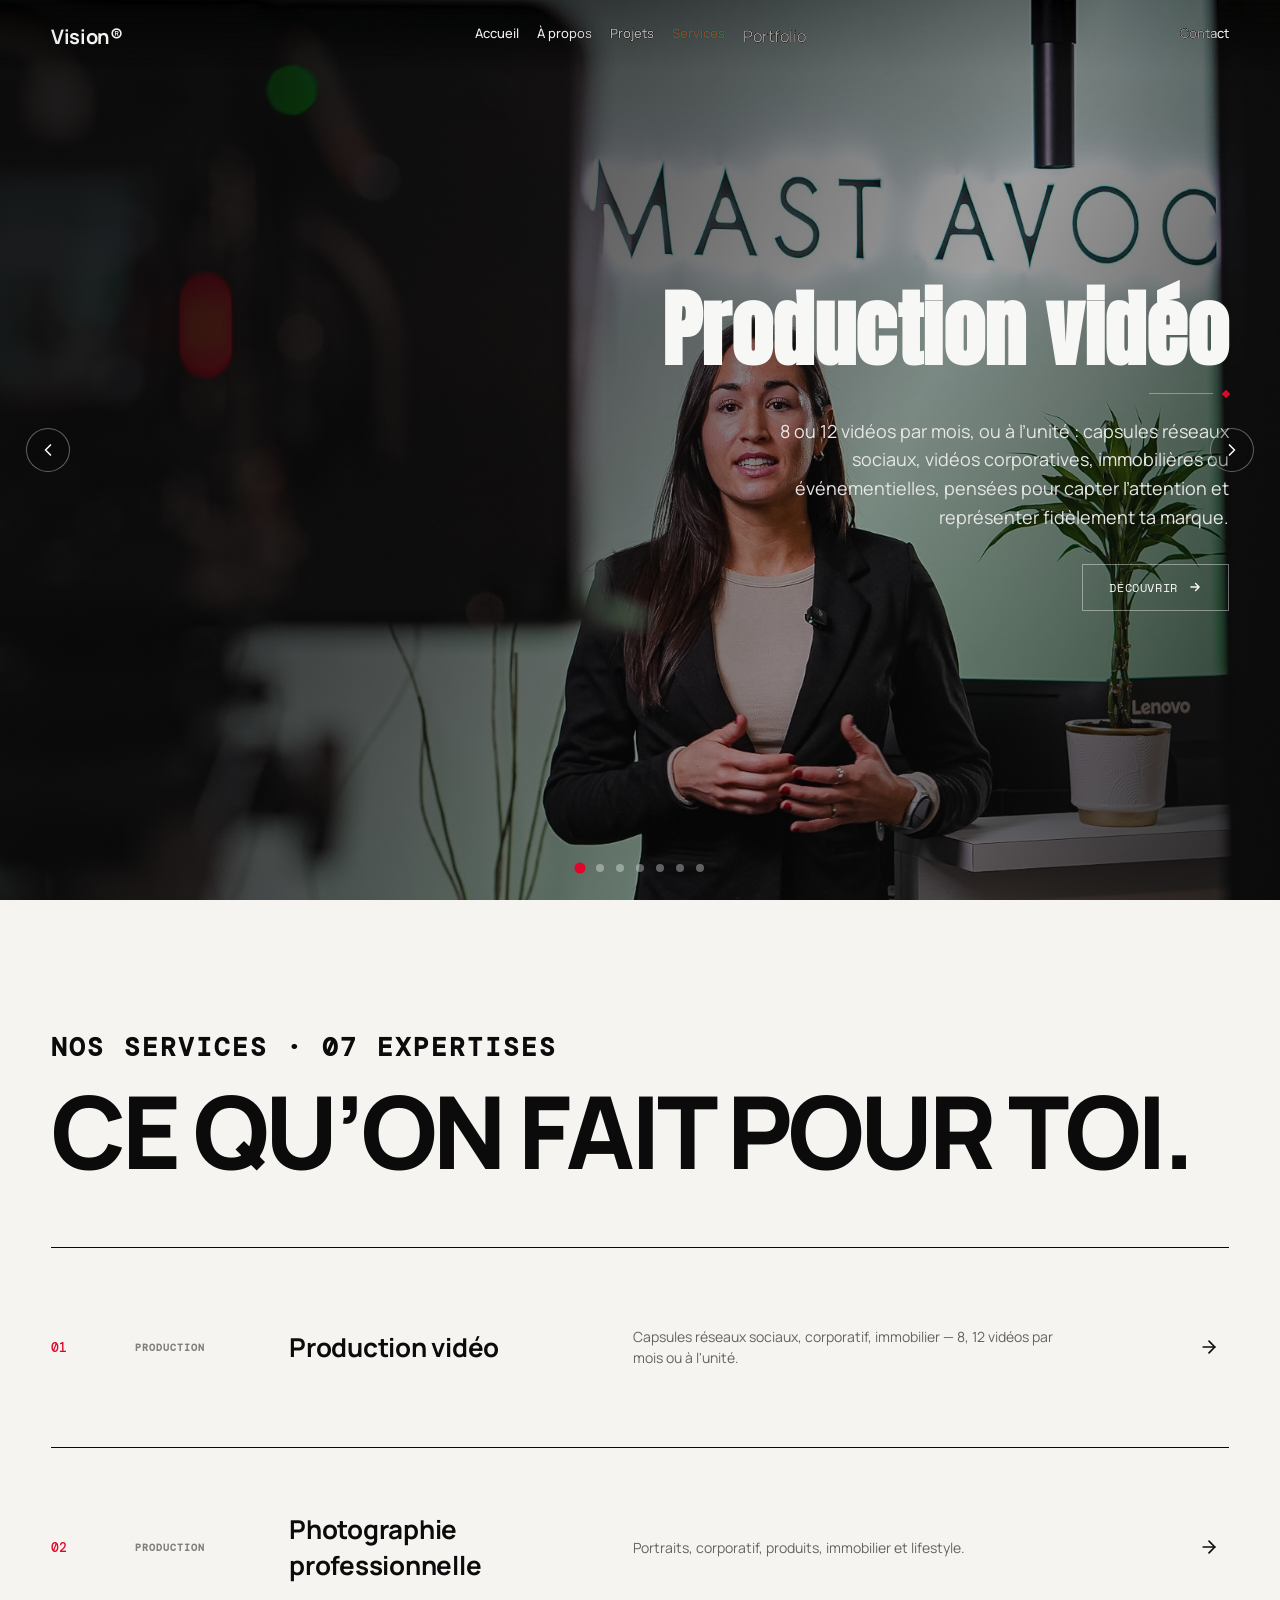
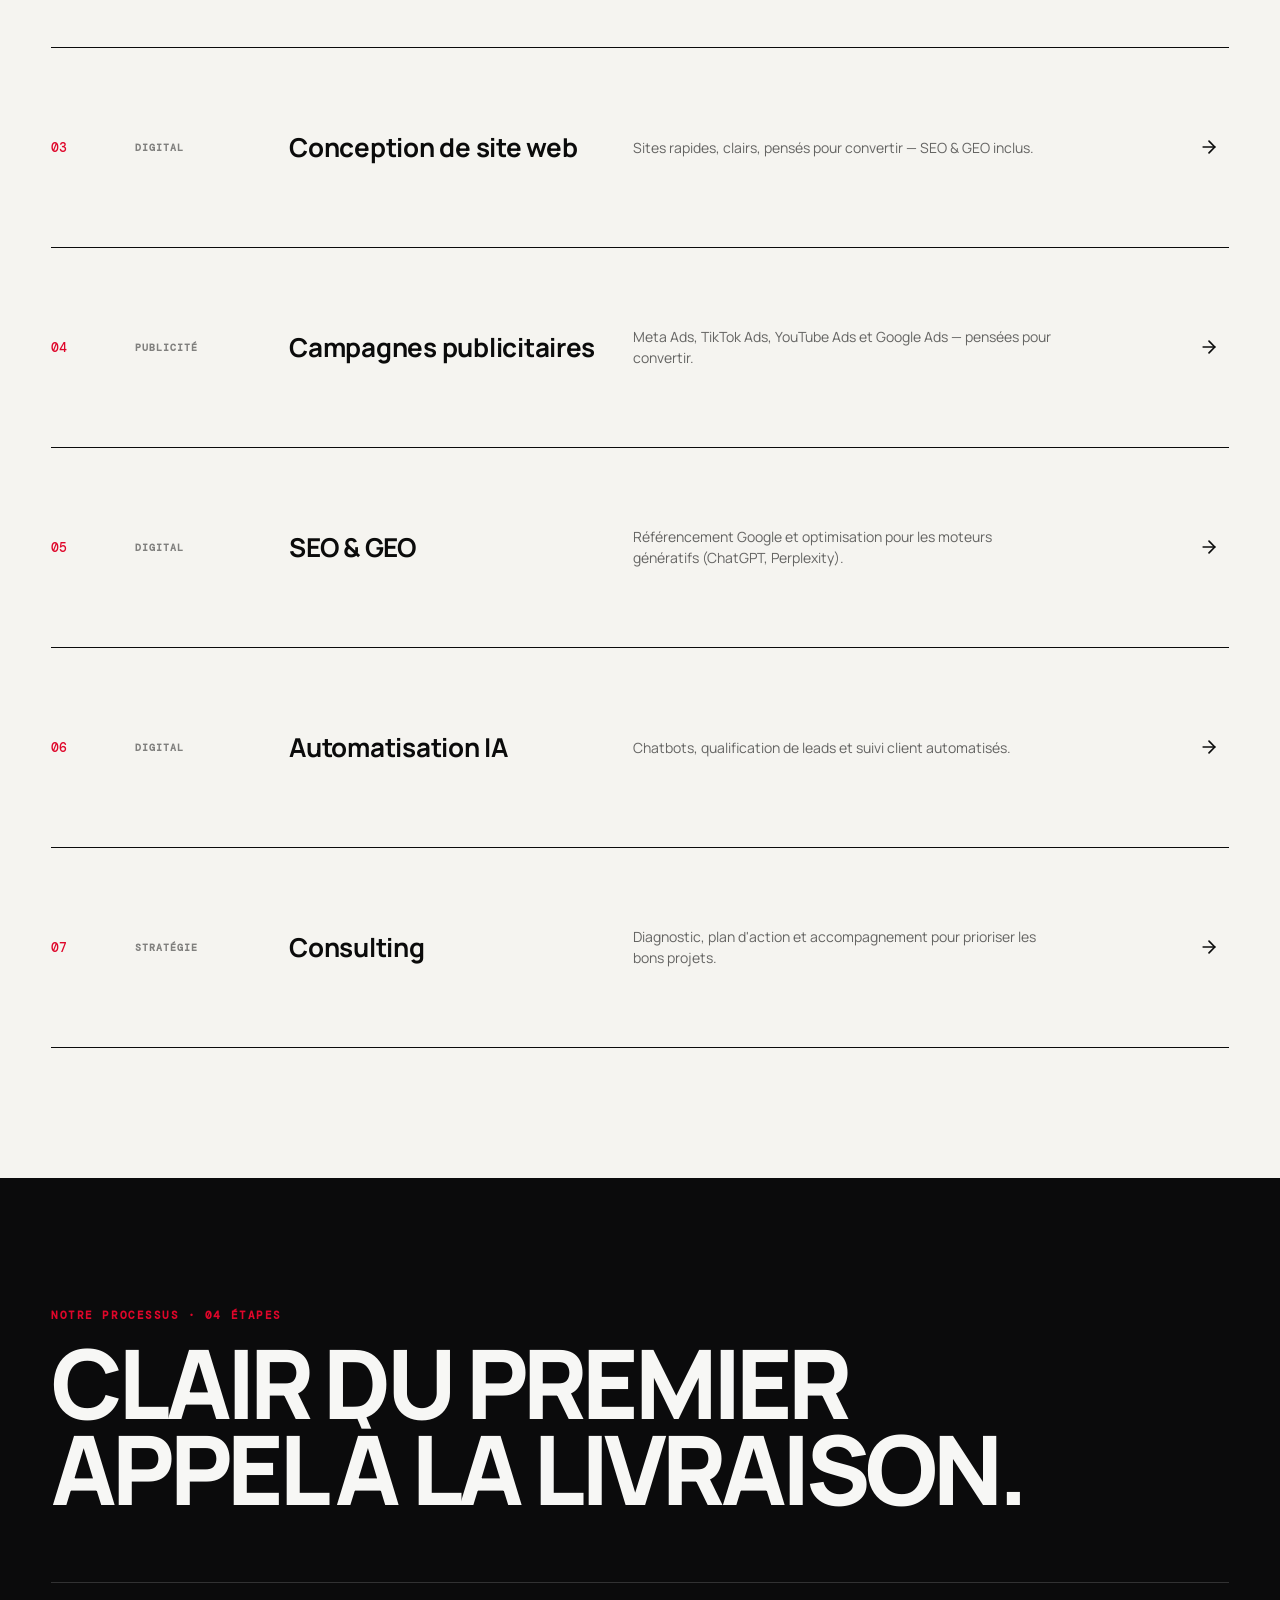
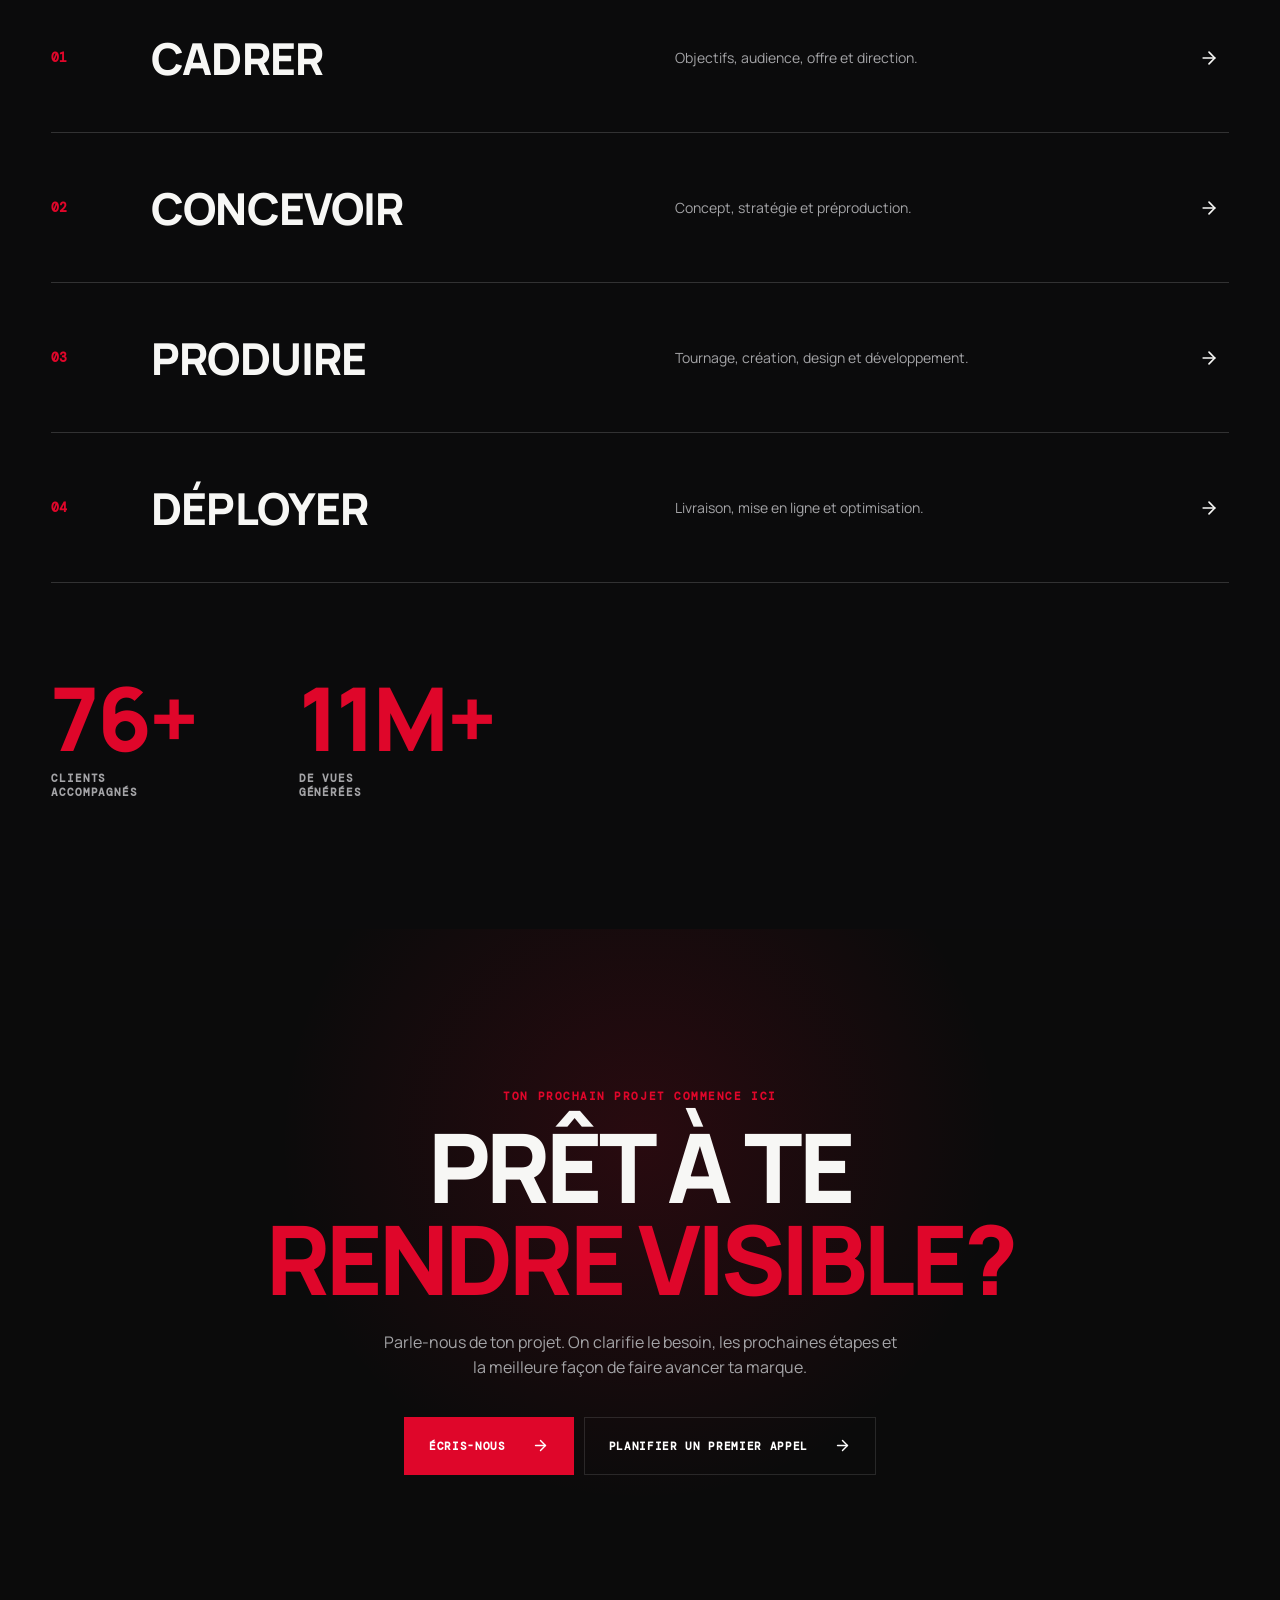
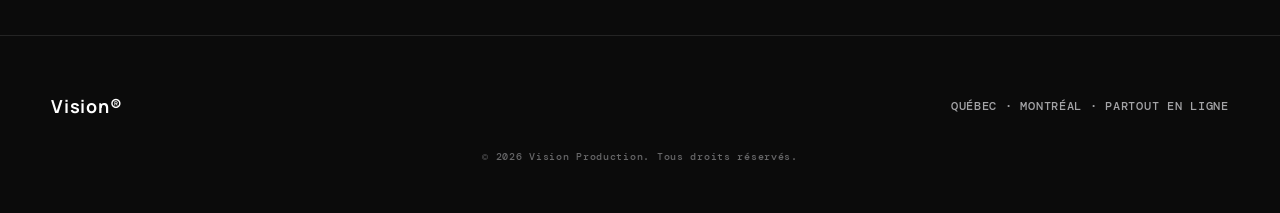
<file: index.html>
<!DOCTYPE html>
<html lang="fr">
<head>
<meta charset="UTF-8">
<meta name="viewport" content="width=device-width, initial-scale=1.0">
<!-- Google Tag Manager -->
<script>(function(w,d,s,l,i){w[l]=w[l]||[];w[l].push({'gtm.start':
new Date().getTime(),event:'gtm.js'});var f=d.getElementsByTagName(s)[0],
j=d.createElement(s),dl=l!='dataLayer'?'&l='+l:'';j.async=true;j.src=
'https://www.googletagmanager.com/gtm.js?id='+i+dl;f.parentNode.insertBefore(j,f);
})(window,document,'script','dataLayer','GTM-KDHRDL85');</script>
<!-- End Google Tag Manager -->
<title>Services — Vision Production | Vidéo, Web, Publicité &amp; SEO/GEO</title>
<meta name="description" content="Production vidéo et photo, création de site web, publicité, SEO/GEO et automatisation IA : découvre les services de Vision Production, agence à Québec.">
<link rel="canonical" href="https://agence-vision-production-vf.vercel.app/index.html">
<meta property="og:type" content="website">
<meta property="og:site_name" content="Vision Production">
<meta property="og:locale" content="fr_CA">
<meta property="og:url" content="https://agence-vision-production-vf.vercel.app/index.html">
<meta property="og:title" content="Services — Vision Production | Vidéo, Web, Publicité &amp; SEO/GEO">
<meta property="og:description" content="Production vidéo et photo, création de site web, publicité, SEO/GEO et automatisation IA : découvre les services de Vision Production, agence à Québec.">
<meta property="og:image" content="https://agence-vision-production-vf.vercel.app/hero-01-video.jpg">
<meta name="twitter:card" content="summary_large_image">
<meta name="twitter:title" content="Services — Vision Production | Vidéo, Web, Publicité &amp; SEO/GEO">
<meta name="twitter:description" content="Production vidéo et photo, création de site web, publicité, SEO/GEO et automatisation IA : découvre les services de Vision Production, agence à Québec.">
<meta name="twitter:image" content="https://agence-vision-production-vf.vercel.app/hero-01-video.jpg">
<link rel="preconnect" href="https://fonts.googleapis.com">
<link rel="preconnect" href="https://fonts.gstatic.com" crossorigin>
<link href="https://fonts.googleapis.com/css2?family=Anton&family=Geist+Mono:wght@400;500&family=DM+Mono:wght@400;500&family=Manrope:wght@400;500;600;700;800&family=Space+Mono:ital@0;1&display=swap" rel="stylesheet">
<link rel="stylesheet" href="styles.css">
<script type="application/ld+json">
{
  "@context": "https://schema.org",
  "@type": "ProfessionalService",
  "name": "Vision Production",
  "alternateName": "Visual JF",
  "url": "https://agence-vision-production-vf.vercel.app/index.html",
  "image": "https://agence-vision-production-vf.vercel.app/hero-01-video.jpg",
  "email": "info@visionproduction.ca",
  "description": "Agence de production vidéo, photographie, création de site web, publicité et SEO/GEO basée à Québec.",
  "address": {
    "@type": "PostalAddress",
    "addressLocality": "Québec",
    "addressRegion": "QC",
    "addressCountry": "CA"
  },
  "areaServed": [
    "Québec",
    "Lévis",
    "Rive-Sud",
    "Province de Québec"
  ]
}
</script>
</head>
<body>
<!-- Google Tag Manager (noscript) -->
<noscript><iframe src="https://www.googletagmanager.com/ns.html?id=GTM-KDHRDL85"
height="0" width="0" style="display:none;visibility:hidden"></iframe></noscript>
<!-- End Google Tag Manager (noscript) -->

<div class="progress-bar" id="progressBar"></div>

<header class="nav" id="siteNav">
  <a class="brand" href="https://vision-production-seven.vercel.app/">Vision®</a>
  <nav aria-label="Navigation principale">
    <a href="https://vision-production-seven.vercel.app/" class="split-link"><span>Accueil</span><span aria-hidden="true">Accueil</span></a>
    <a href="a-propos.html" class="split-link"><span>À propos</span><span aria-hidden="true">À propos</span></a>
    <a href="https://vision-production-seven.vercel.app/#projets" class="split-link"><span>Projets</span><span aria-hidden="true">Projets</span></a>
    <a href="index.html" class="split-link is-current"><span>Services</span><span aria-hidden="true">Services</span></a>
    <div class="nav-dropdown" data-dropdown>
      <button type="button" class="split-link nav-dropdown-trigger" data-dropdown-trigger aria-haspopup="true" aria-expanded="false">
        <span>Portfolio</span><span aria-hidden="true">Portfolio</span>
      </button>
      <div class="nav-dropdown-menu" data-dropdown-menu>
        <a href="https://vision-production-seven.vercel.app/portfolio">Portfolio Photo</a>
        <a href="portfolio-web.html">Portfolio Web</a>
        <a href="portfolio-video.html">Portfolio Vidéo</a>
      </div>
    </div>
  </nav>
  <a href="#contact" class="split-link nav-contact"><span>Contact</span><span aria-hidden="true">Contact</span></a>
  <button class="menu-button" type="button" aria-label="Ouvrir le menu" id="menuButton">
    <svg xmlns="http://www.w3.org/2000/svg" width="24" height="24" viewBox="0 0 24 24" fill="none" stroke="currentColor" stroke-width="2" stroke-linecap="round" stroke-linejoin="round"><path d="M4 5h16"></path><path d="M4 12h16"></path><path d="M4 19h16"></path></svg>
  </button>
</header>

<aside class="mobile-menu" id="mobileMenu" aria-hidden="true">
  <button type="button" aria-label="Fermer le menu" id="menuClose">
    <svg xmlns="http://www.w3.org/2000/svg" width="24" height="24" viewBox="0 0 24 24" fill="none" stroke="currentColor" stroke-width="2" stroke-linecap="round" stroke-linejoin="round"><path d="M18 6 6 18"></path><path d="m6 6 12 12"></path></svg>
  </button>
  <a href="https://vision-production-seven.vercel.app/" style="--menu-index:1"><small>01</small>Accueil</a>
  <a href="a-propos.html" style="--menu-index:2"><small>02</small>À propos</a>
  <a href="https://vision-production-seven.vercel.app/#projets" style="--menu-index:3"><small>03</small>Projets</a>
  <a href="index.html" class="is-current" style="--menu-index:4"><small>04</small>Services</a>
  <div class="mobile-menu-item" style="--menu-index:5">
    <div class="mobile-menu-row">
      <small>05</small><span>Portfolio</span>
      <button type="button" class="mobile-dropdown-toggle" data-mobile-dropdown-toggle aria-label="Afficher les sous-pages Portfolio">
        <svg xmlns="http://www.w3.org/2000/svg" width="14" height="14" viewBox="0 0 24 24" fill="none" stroke="currentColor" stroke-width="2.5" stroke-linecap="round" stroke-linejoin="round"><path d="m6 9 6 6 6-6"></path></svg>
      </button>
    </div>
    <div class="mobile-dropdown-panel" data-mobile-dropdown-panel>
      <a href="https://vision-production-seven.vercel.app/portfolio">Portfolio Photo</a>
      <a href="portfolio-web.html">Portfolio Web</a>
      <a href="portfolio-video.html">Portfolio Vidéo</a>
    </div>
  </div>
  <a href="#contact" style="--menu-index:6"><small>06</small>Contact</a>
</aside>

<main>

  <!-- HERO : fullscreen slider, one slide per service -->
  <section class="hero-slider" id="top" aria-roledescription="carrousel" aria-label="Nos services">

    <button type="button" class="hero-arrow hero-arrow-prev" data-slider-prev aria-label="Service précédent">
      <svg xmlns="http://www.w3.org/2000/svg" width="20" height="20" viewBox="0 0 24 24" fill="none" stroke="currentColor" stroke-width="2" stroke-linecap="round" stroke-linejoin="round"><path d="m15 18-6-6 6-6"></path></svg>
    </button>
    <button type="button" class="hero-arrow hero-arrow-next" data-slider-next aria-label="Service suivant">
      <svg xmlns="http://www.w3.org/2000/svg" width="20" height="20" viewBox="0 0 24 24" fill="none" stroke="currentColor" stroke-width="2" stroke-linecap="round" stroke-linejoin="round"><path d="m9 18 6-6-6-6"></path></svg>
    </button>

    <div class="hero-slide is-active" data-slide="0">
      <div class="hero-slide-media">
        <img src="./hero-01-video.jpg" alt="Tournage vidéo Vision Production" onerror="this.style.opacity=0">
      </div>
      <div class="hero-slide-scrim"></div>
      <div class="hero-slide-inner">
        <div class="hero-slide-block">
          <h1 class="services-hero-title site-reveal" style="--reveal-delay:80ms">Production vidéo</h1>
          <div class="hero-divider site-reveal" style="--reveal-delay:180ms">
            <span class="hero-divider-line"></span>
            <span class="hero-divider-dot"></span>
          </div>
          <p class="services-hero-copy site-reveal" style="--reveal-delay:260ms">
            8 ou 12 vidéos par mois, ou à l’unité : capsules réseaux sociaux, vidéos
            corporatives, immobilières ou événementielles, pensées pour capter
            l’attention et représenter fidèlement ta marque.
          </p>
          <a href="production-video.html" class="hero-outline-btn site-reveal" style="--reveal-delay:340ms">
            Découvrir
            <svg xmlns="http://www.w3.org/2000/svg" width="14" height="14" viewBox="0 0 24 24" fill="none" stroke="currentColor" stroke-width="2.5" stroke-linecap="round" stroke-linejoin="round"><path d="M5 12h14M13 6l6 6-6 6"></path></svg>
          </a>
        </div>
      </div>
    </div>

    <div class="hero-slide" data-slide="1">
      <div class="hero-slide-media">
        <img src="./hero-02-photo.jpg" alt="Photographie professionnelle Vision Production" onerror="this.style.opacity=0">
      </div>
      <div class="hero-slide-scrim"></div>
      <div class="hero-slide-inner">
        <div class="hero-slide-block">
          <h1 class="services-hero-title site-reveal">Photographie professionnelle</h1>
          <div class="hero-divider site-reveal">
            <span class="hero-divider-line"></span>
            <span class="hero-divider-dot"></span>
          </div>
          <p class="services-hero-copy site-reveal">
            Une image qui inspire confiance dès le premier regard. Portraits, produits,
            immobilier ou lifestyle, capturés avec un style propre à ta marque.
          </p>
          <a href="photographie.html" class="hero-outline-btn site-reveal">
            Découvrir
            <svg xmlns="http://www.w3.org/2000/svg" width="14" height="14" viewBox="0 0 24 24" fill="none" stroke="currentColor" stroke-width="2.5" stroke-linecap="round" stroke-linejoin="round"><path d="M5 12h14M13 6l6 6-6 6"></path></svg>
          </a>
        </div>
      </div>
    </div>

    <div class="hero-slide" data-slide="2">
      <div class="hero-slide-media">
        <img src="./hero-03-web.jpg" alt="Conception de site web Vision Production" onerror="this.style.opacity=0">
      </div>
      <div class="hero-slide-scrim"></div>
      <div class="hero-slide-inner">
        <div class="hero-slide-block">
          <h1 class="services-hero-title site-reveal">Conception de site web</h1>
          <div class="hero-divider site-reveal">
            <span class="hero-divider-line"></span>
            <span class="hero-divider-dot"></span>
          </div>
          <p class="services-hero-copy site-reveal">
            Un site rapide et clair, construit pour convertir — pas seulement pour être joli.
            Design, texte, structure et SEO pris en charge dès la mise en ligne.
          </p>
          <a href="conception-web.html" class="hero-outline-btn site-reveal">
            Découvrir
            <svg xmlns="http://www.w3.org/2000/svg" width="14" height="14" viewBox="0 0 24 24" fill="none" stroke="currentColor" stroke-width="2.5" stroke-linecap="round" stroke-linejoin="round"><path d="M5 12h14M13 6l6 6-6 6"></path></svg>
          </a>
        </div>
      </div>
    </div>

    <div class="hero-slide" data-slide="3">
      <div class="hero-slide-media">
        <img src="./hero-04-pub.jpg" alt="Campagnes publicitaires Vision Production" onerror="this.style.opacity=0">
      </div>
      <div class="hero-slide-scrim"></div>
      <div class="hero-slide-inner">
        <div class="hero-slide-block">
          <h1 class="services-hero-title site-reveal">Campagnes publicitaires</h1>
          <div class="hero-divider site-reveal">
            <span class="hero-divider-line"></span>
            <span class="hero-divider-dot"></span>
          </div>
          <p class="services-hero-copy site-reveal">
            Des publicités créatives et scénarisées pour Meta Ads, TikTok Ads, YouTube Ads
            et Google Ads, conçues pour accrocher dès les 3 premières secondes.
          </p>
          <a href="campagnes-publicitaires.html" class="hero-outline-btn site-reveal">
            Découvrir
            <svg xmlns="http://www.w3.org/2000/svg" width="14" height="14" viewBox="0 0 24 24" fill="none" stroke="currentColor" stroke-width="2.5" stroke-linecap="round" stroke-linejoin="round"><path d="M5 12h14M13 6l6 6-6 6"></path></svg>
          </a>
        </div>
      </div>
    </div>

    <div class="hero-slide" data-slide="4">
      <div class="hero-slide-media">
        <div class="web-visual"><span></span><span></span><span></span><span></span></div>
      </div>
      <div class="hero-slide-scrim"></div>
      <div class="hero-slide-inner">
        <div class="hero-slide-block">
          <h1 class="services-hero-title site-reveal">SEO &amp; GEO</h1>
          <div class="hero-divider site-reveal">
            <span class="hero-divider-line"></span>
            <span class="hero-divider-dot"></span>
          </div>
          <p class="services-hero-copy site-reveal">
            Le référencement ne se limite plus à Google. On optimise ta présence pour
            les deux à la fois : la recherche classique et les réponses générées par l’IA.
          </p>
          <a href="seo-geo.html" class="hero-outline-btn site-reveal">
            Découvrir
            <svg xmlns="http://www.w3.org/2000/svg" width="14" height="14" viewBox="0 0 24 24" fill="none" stroke="currentColor" stroke-width="2.5" stroke-linecap="round" stroke-linejoin="round"><path d="M5 12h14M13 6l6 6-6 6"></path></svg>
          </a>
        </div>
      </div>
    </div>

    <div class="hero-slide" data-slide="5">
      <div class="hero-slide-media">
        <div class="web-visual"><span></span><span></span><span></span><span></span></div>
      </div>
      <div class="hero-slide-scrim"></div>
      <div class="hero-slide-inner">
        <div class="hero-slide-block">
          <h1 class="services-hero-title site-reveal">Automatisation IA</h1>
          <div class="hero-divider site-reveal">
            <span class="hero-divider-line"></span>
            <span class="hero-divider-dot"></span>
          </div>
          <p class="services-hero-copy site-reveal">
            Des systèmes qui qualifient tes prospects, répondent aux questions fréquentes
            et relancent automatiquement, pendant que ton équipe se concentre sur le reste.
          </p>
          <a href="automatisation-ia.html" class="hero-outline-btn site-reveal">
            Découvrir
            <svg xmlns="http://www.w3.org/2000/svg" width="14" height="14" viewBox="0 0 24 24" fill="none" stroke="currentColor" stroke-width="2.5" stroke-linecap="round" stroke-linejoin="round"><path d="M5 12h14M13 6l6 6-6 6"></path></svg>
          </a>
        </div>
      </div>
    </div>

    <div class="hero-slide" data-slide="6">
      <div class="hero-slide-media">
        <div class="web-visual"><span></span><span></span><span></span><span></span></div>
      </div>
      <div class="hero-slide-scrim"></div>
      <div class="hero-slide-inner">
        <div class="hero-slide-block">
          <h1 class="services-hero-title site-reveal">Consulting</h1>
          <div class="hero-divider site-reveal">
            <span class="hero-divider-line"></span>
            <span class="hero-divider-dot"></span>
          </div>
          <p class="services-hero-copy site-reveal">
            Un accompagnement pour clarifier tes priorités marketing et former ton
            équipe interne, seul ou combiné à nos autres services.
          </p>
          <a href="consulting.html" class="hero-outline-btn site-reveal">
            Découvrir
            <svg xmlns="http://www.w3.org/2000/svg" width="14" height="14" viewBox="0 0 24 24" fill="none" stroke="currentColor" stroke-width="2.5" stroke-linecap="round" stroke-linejoin="round"><path d="M5 12h14M13 6l6 6-6 6"></path></svg>
          </a>
        </div>
      </div>
    </div>

    <div class="hero-dots" role="tablist" aria-label="Choisir un service">
      <button type="button" class="hero-dot is-active" data-slider-dot="0" role="tab" aria-selected="true" aria-label="Production vidéo"></button>
      <button type="button" class="hero-dot" data-slider-dot="1" role="tab" aria-selected="false" aria-label="Photographie professionnelle"></button>
      <button type="button" class="hero-dot" data-slider-dot="2" role="tab" aria-selected="false" aria-label="Conception de site web"></button>
      <button type="button" class="hero-dot" data-slider-dot="3" role="tab" aria-selected="false" aria-label="Campagnes publicitaires"></button>
      <button type="button" class="hero-dot" data-slider-dot="4" role="tab" aria-selected="false" aria-label="SEO et GEO"></button>
      <button type="button" class="hero-dot" data-slider-dot="5" role="tab" aria-selected="false" aria-label="Automatisation IA"></button>
      <button type="button" class="hero-dot" data-slider-dot="6" role="tab" aria-selected="false" aria-label="Consulting"></button>
    </div>
  </section>

  <!-- QUICK INDEX (white section, mirrors homepage vp-services list) -->
  <section class="vp-services" aria-label="Index des services">
    <h2 class="vp-services-eyebrow site-reveal">NOS SERVICES · 07 EXPERTISES</h2>
    <h3 class="vp-services-title site-reveal">CE QU’ON FAIT POUR TOI.</h3>

    <div class="service-index">
      <a href="production-video.html" class="vp-service site-reveal" style="--i:1">
        <span class="service-index-num">01</span>
        <span class="service-index-tag">PRODUCTION</span>
        <span class="service-index-title">Production vidéo</span>
        <span class="service-index-desc">Capsules réseaux sociaux, corporatif, immobilier — 8, 12 vidéos par mois ou à l'unité.</span>
        <span class="service-stack" aria-hidden="true">
          <img src="./setup-tournage.jpg" style="--i:1" alt="">
          <img src="./hyrox.jpg" style="--i:2" alt="">
        </span>
        <svg xmlns="http://www.w3.org/2000/svg" width="20" height="20" viewBox="0 0 24 24" fill="none" stroke="currentColor" stroke-width="2" stroke-linecap="round" stroke-linejoin="round"><path d="M5 12h14"></path><path d="m12 5 7 7-7 7"></path></svg>
      </a>
      <a href="photographie.html" class="vp-service site-reveal" style="--i:2">
        <span class="service-index-num">02</span>
        <span class="service-index-tag">PRODUCTION</span>
        <span class="service-index-title">Photographie professionnelle</span>
        <span class="service-index-desc">Portraits, corporatif, produits, immobilier et lifestyle.</span>
        <span class="service-stack" aria-hidden="true">
          <img src="./coach-prive-gym.jpg" style="--i:1" alt="">
          <img src="./tonic-gym.jpg" style="--i:2" alt="">
        </span>
        <svg xmlns="http://www.w3.org/2000/svg" width="20" height="20" viewBox="0 0 24 24" fill="none" stroke="currentColor" stroke-width="2" stroke-linecap="round" stroke-linejoin="round"><path d="M5 12h14"></path><path d="m12 5 7 7-7 7"></path></svg>
      </a>
      <a href="conception-web.html" class="vp-service site-reveal" style="--i:3">
        <span class="service-index-num">03</span>
        <span class="service-index-tag">DIGITAL</span>
        <span class="service-index-title">Conception de site web</span>
        <span class="service-index-desc">Sites rapides, clairs, pensés pour convertir — SEO &amp; GEO inclus.</span>
        <span class="service-stack" aria-hidden="true">
          <img src="./construction.jpg" style="--i:1" alt="">
          <img src="./bucheron.jpg" style="--i:2" alt="">
        </span>
        <svg xmlns="http://www.w3.org/2000/svg" width="20" height="20" viewBox="0 0 24 24" fill="none" stroke="currentColor" stroke-width="2" stroke-linecap="round" stroke-linejoin="round"><path d="M5 12h14"></path><path d="m12 5 7 7-7 7"></path></svg>
      </a>
      <a href="campagnes-publicitaires.html" class="vp-service site-reveal" style="--i:4">
        <span class="service-index-num">04</span>
        <span class="service-index-tag">PUBLICITÉ</span>
        <span class="service-index-title">Campagnes publicitaires</span>
        <span class="service-index-desc">Meta Ads, TikTok Ads, YouTube Ads et Google Ads — pensées pour convertir.</span>
        <span class="service-stack" aria-hidden="true">
          <img src="./volks-quebec.jpg" style="--i:1" alt="">
          <img src="./setup-tournage.jpg" style="--i:2" alt="">
        </span>
        <svg xmlns="http://www.w3.org/2000/svg" width="20" height="20" viewBox="0 0 24 24" fill="none" stroke="currentColor" stroke-width="2" stroke-linecap="round" stroke-linejoin="round"><path d="M5 12h14"></path><path d="m12 5 7 7-7 7"></path></svg>
      </a>
      <a href="seo-geo.html" class="vp-service site-reveal" style="--i:5">
        <span class="service-index-num">05</span>
        <span class="service-index-tag">DIGITAL</span>
        <span class="service-index-title">SEO &amp; GEO</span>
        <span class="service-index-desc">Référencement Google et optimisation pour les moteurs génératifs (ChatGPT, Perplexity).</span>
        <svg xmlns="http://www.w3.org/2000/svg" width="20" height="20" viewBox="0 0 24 24" fill="none" stroke="currentColor" stroke-width="2" stroke-linecap="round" stroke-linejoin="round"><path d="M5 12h14"></path><path d="m12 5 7 7-7 7"></path></svg>
      </a>
      <a href="automatisation-ia.html" class="vp-service site-reveal" style="--i:6">
        <span class="service-index-num">06</span>
        <span class="service-index-tag">DIGITAL</span>
        <span class="service-index-title">Automatisation IA</span>
        <span class="service-index-desc">Chatbots, qualification de leads et suivi client automatisés.</span>
        <svg xmlns="http://www.w3.org/2000/svg" width="20" height="20" viewBox="0 0 24 24" fill="none" stroke="currentColor" stroke-width="2" stroke-linecap="round" stroke-linejoin="round"><path d="M5 12h14"></path><path d="m12 5 7 7-7 7"></path></svg>
      </a>
      <a href="consulting.html" class="vp-service site-reveal" style="--i:7">
        <span class="service-index-num">07</span>
        <span class="service-index-tag">STRATÉGIE</span>
        <span class="service-index-title">Consulting</span>
        <span class="service-index-desc">Diagnostic, plan d'action et accompagnement pour prioriser les bons projets.</span>
        <svg xmlns="http://www.w3.org/2000/svg" width="20" height="20" viewBox="0 0 24 24" fill="none" stroke="currentColor" stroke-width="2" stroke-linecap="round" stroke-linejoin="round"><path d="M5 12h14"></path><path d="m12 5 7 7-7 7"></path></svg>
      </a>
    </div>
  </section>

  <!-- PROCESS -->
  <section class="vp-process">
    <p class="section-tag site-reveal">NOTRE PROCESSUS · 04 ÉTAPES</p>
    <h2 class="site-reveal">CLAIR DU PREMIER<br>APPEL À LA LIVRAISON.</h2>

    <div class="process-list">
      <article class="site-reveal">
        <b>01</b>
        <h3>CADRER</h3>
        <p>Objectifs, audience, offre et direction.</p>
        <svg xmlns="http://www.w3.org/2000/svg" width="20" height="20" viewBox="0 0 24 24" fill="none" stroke="currentColor" stroke-width="2" stroke-linecap="round" stroke-linejoin="round"><path d="M5 12h14"></path><path d="m12 5 7 7-7 7"></path></svg>
      </article>
      <article class="site-reveal">
        <b>02</b>
        <h3>CONCEVOIR</h3>
        <p>Concept, stratégie et préproduction.</p>
        <svg xmlns="http://www.w3.org/2000/svg" width="20" height="20" viewBox="0 0 24 24" fill="none" stroke="currentColor" stroke-width="2" stroke-linecap="round" stroke-linejoin="round"><path d="M5 12h14"></path><path d="m12 5 7 7-7 7"></path></svg>
      </article>
      <article class="site-reveal">
        <b>03</b>
        <h3>PRODUIRE</h3>
        <p>Tournage, création, design et développement.</p>
        <svg xmlns="http://www.w3.org/2000/svg" width="20" height="20" viewBox="0 0 24 24" fill="none" stroke="currentColor" stroke-width="2" stroke-linecap="round" stroke-linejoin="round"><path d="M5 12h14"></path><path d="m12 5 7 7-7 7"></path></svg>
      </article>
      <article class="site-reveal">
        <b>04</b>
        <h3>DÉPLOYER</h3>
        <p>Livraison, mise en ligne et optimisation.</p>
        <svg xmlns="http://www.w3.org/2000/svg" width="20" height="20" viewBox="0 0 24 24" fill="none" stroke="currentColor" stroke-width="2" stroke-linecap="round" stroke-linejoin="round"><path d="M5 12h14"></path><path d="m12 5 7 7-7 7"></path></svg>
      </article>
    </div>

    <div class="stats-row">
      <div class="stat site-reveal">
        <strong data-count="100" data-suffix="+">0</strong>
        <span>CLIENTS<br>ACCOMPAGNÉS</span>
      </div>
      <div class="stat site-reveal">
        <strong data-count="15" data-suffix="M+">0</strong>
        <span>DE VUES<br>GÉNÉRÉES</span>
      </div>
    </div>
  </section>

  <!-- CTA -->
  <section class="services-cta" id="contact">
    <div class="spotlight" id="spotlightCta" aria-hidden="true"></div>
    <p class="section-tag site-reveal">TON PROCHAIN PROJET COMMENCE ICI</p>
    <h2 class="site-reveal">PRÊT À TE<br><span class="accent">RENDRE VISIBLE?</span></h2>
    <p class="services-cta-copy site-reveal">
      Parle-nous de ton projet. On clarifie le besoin, les prochaines étapes
      et la meilleure façon de faire avancer ta marque.
    </p>
    <div class="hero-buttons site-reveal">
      <a href="mailto:info@visionproduction.ca" class="vp-button-motion">
        <span>ÉCRIS-NOUS</span>
        <svg xmlns="http://www.w3.org/2000/svg" width="17" height="17" viewBox="0 0 24 24" fill="none" stroke="currentColor" stroke-width="2" stroke-linecap="round" stroke-linejoin="round"><path d="M5 12h14"></path><path d="m12 5 7 7-7 7"></path></svg>
      </a>
      <a href="#contact" class="vp-button-motion secondary">
        <span>PLANIFIER UN PREMIER APPEL</span>
        <svg xmlns="http://www.w3.org/2000/svg" width="17" height="17" viewBox="0 0 24 24" fill="none" stroke="currentColor" stroke-width="2" stroke-linecap="round" stroke-linejoin="round"><path d="M5 12h14"></path><path d="m12 5 7 7-7 7"></path></svg>
      </a>
    </div>
  </section>

</main>

<footer class="site-footer">
  <a class="brand" href="https://vision-production-seven.vercel.app/">Vision®</a>
  <p>QUÉBEC · MONTRÉAL · PARTOUT EN LIGNE</p>
  <p class="copyright">© <span id="year"></span> Vision Production. Tous droits réservés.</p>
</footer>

<script src="script.js"></script>
</body>
</html>
</file>
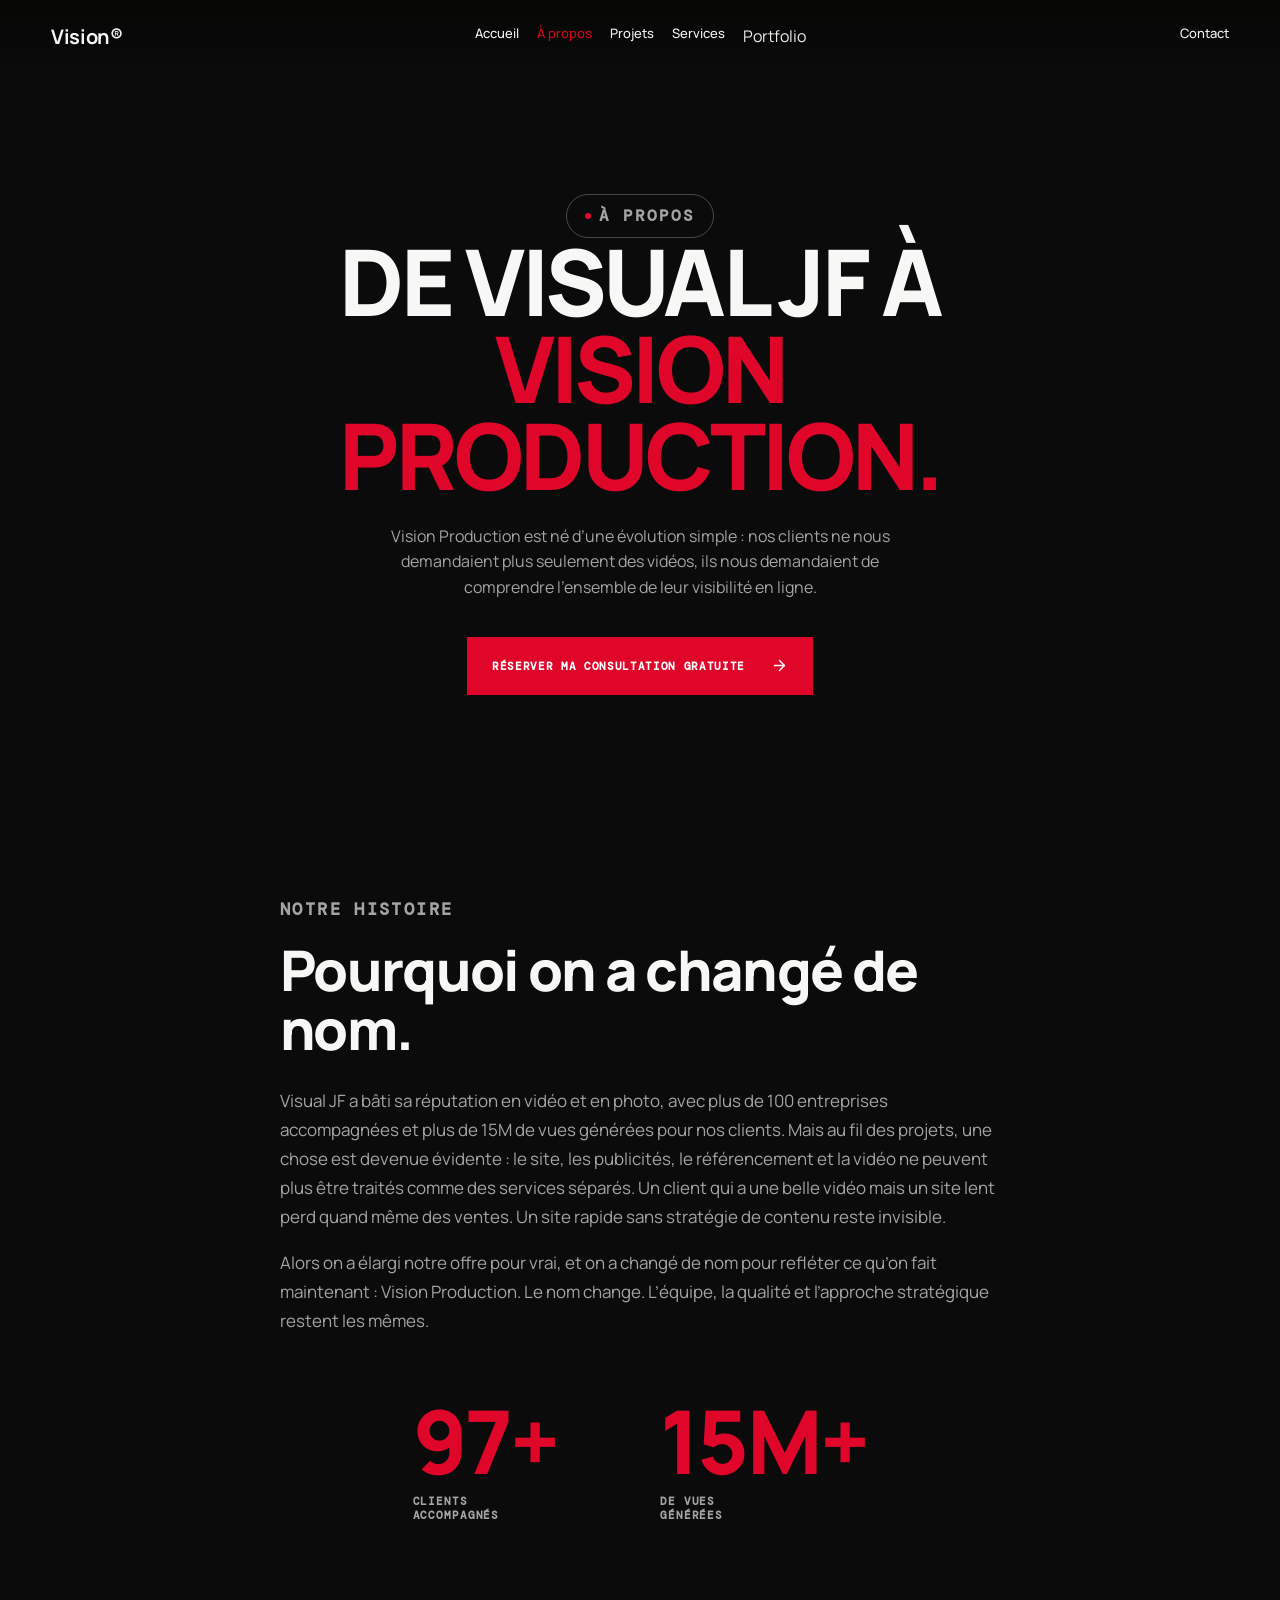
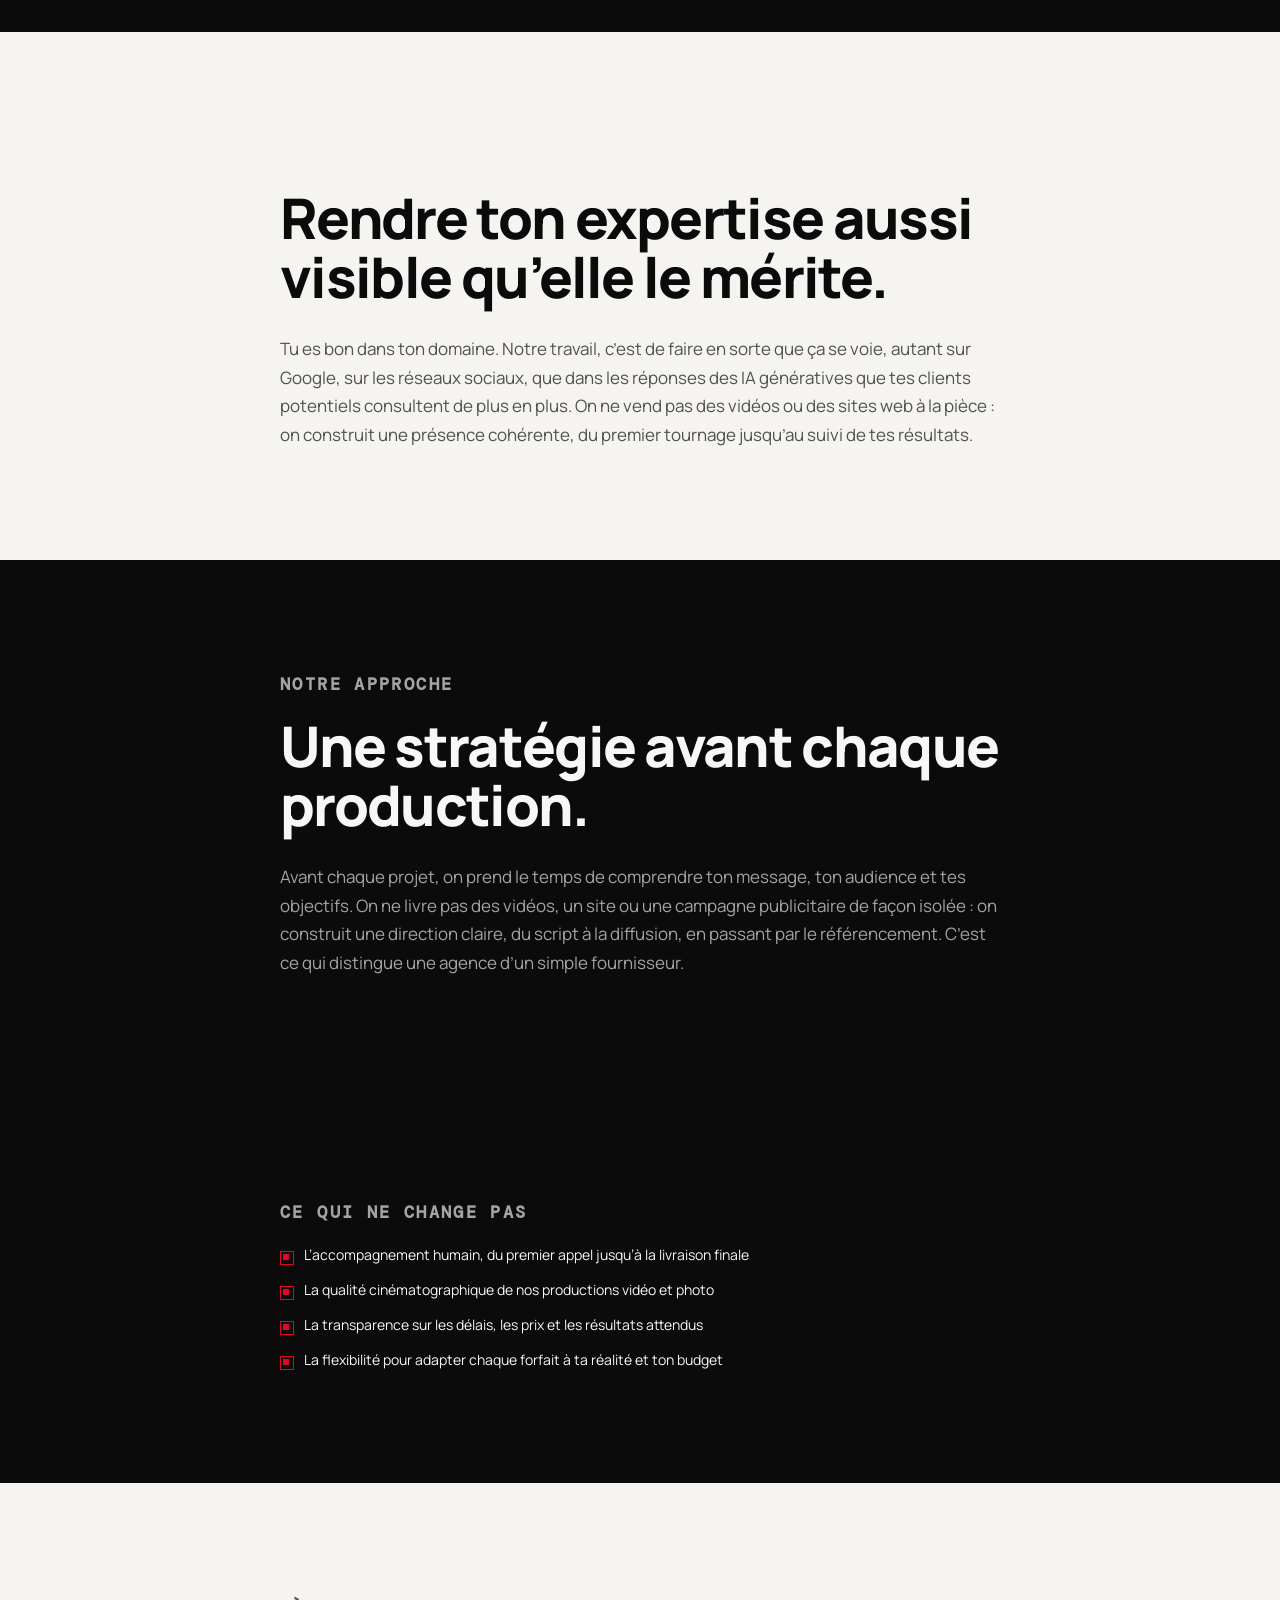
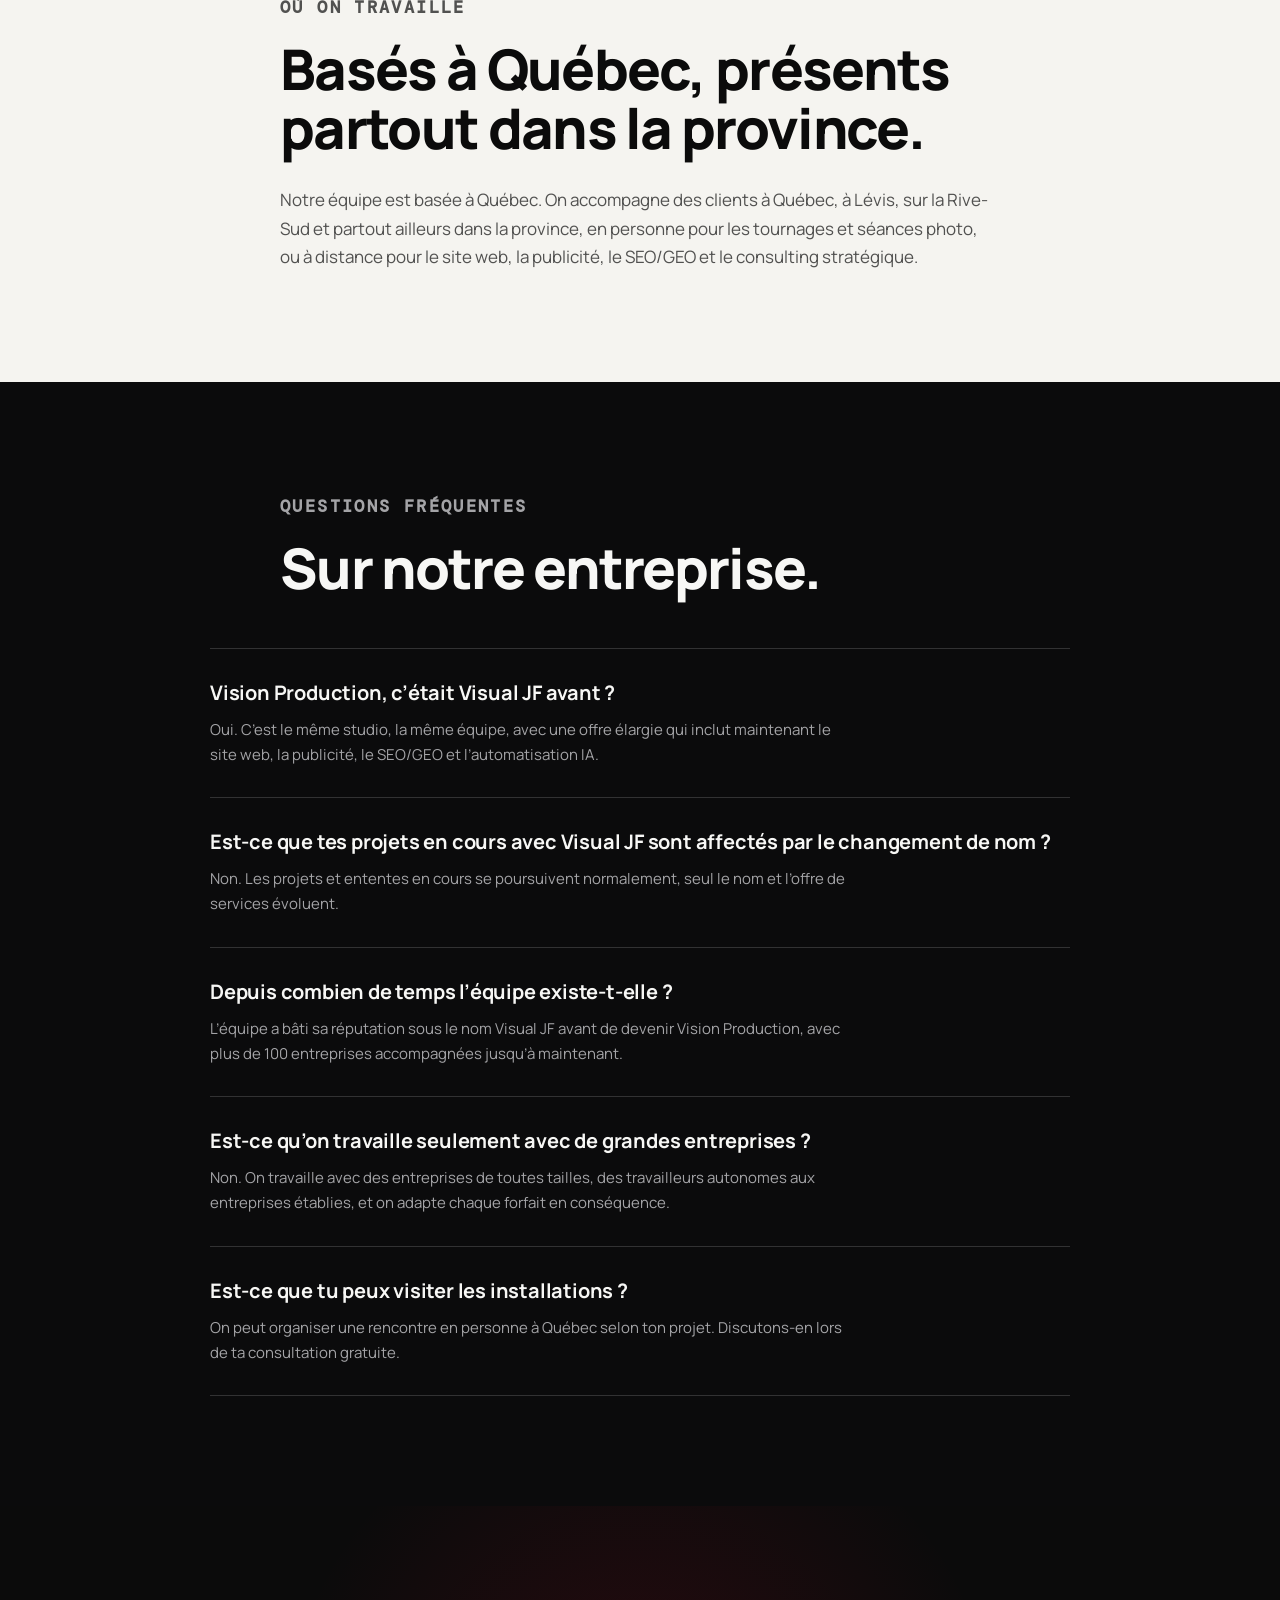
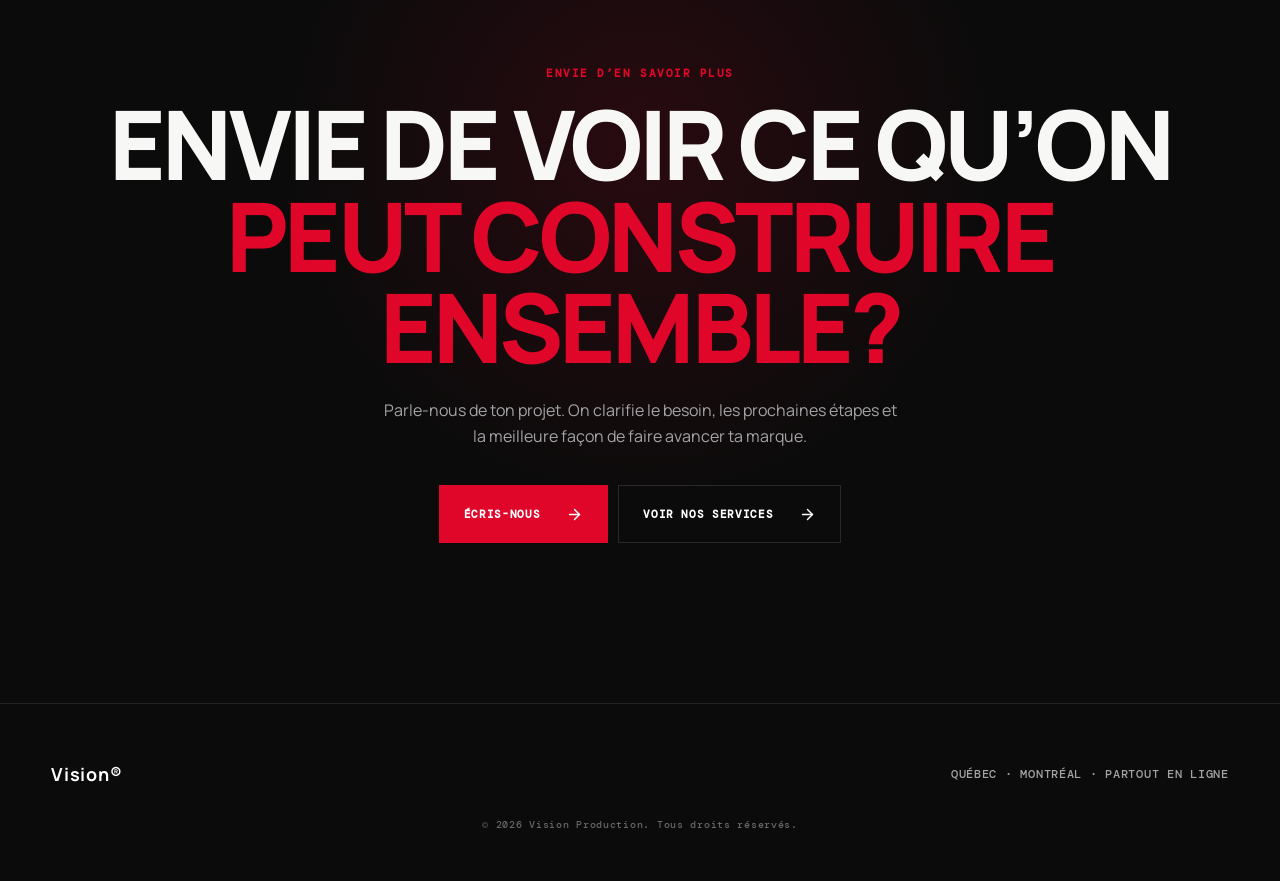
<file: a-propos.html>
<!DOCTYPE html>
<html lang="fr">
<head>
<meta charset="UTF-8">
<meta name="viewport" content="width=device-width, initial-scale=1.0">
<!-- Google Tag Manager -->
<script>(function(w,d,s,l,i){w[l]=w[l]||[];w[l].push({'gtm.start':
new Date().getTime(),event:'gtm.js'});var f=d.getElementsByTagName(s)[0],
j=d.createElement(s),dl=l!='dataLayer'?'&l='+l:'';j.async=true;j.src=
'https://www.googletagmanager.com/gtm.js?id='+i+dl;f.parentNode.insertBefore(j,f);
})(window,document,'script','dataLayer','GTM-KDHRDL85');</script>
<!-- End Google Tag Manager -->
<title>À propos | Vision Production, anciennement Visual JF</title>
<meta name="description" content="Vision Production (anciennement Visual JF) accompagne les entreprises de Québec depuis plusieurs années. Découvre notre histoire, notre mission et notre approche.">
<link rel="canonical" href="https://agence-vision-production-vf.vercel.app/a-propos.html">
<meta property="og:type" content="website">
<meta property="og:site_name" content="Vision Production">
<meta property="og:locale" content="fr_CA">
<meta property="og:url" content="https://agence-vision-production-vf.vercel.app/a-propos.html">
<meta property="og:title" content="À propos | Vision Production, anciennement Visual JF">
<meta property="og:description" content="Vision Production (anciennement Visual JF) accompagne les entreprises de Québec depuis plusieurs années. Découvre notre histoire, notre mission et notre approche.">
<meta property="og:image" content="https://agence-vision-production-vf.vercel.app/teamwork.jpg">
<meta name="twitter:card" content="summary_large_image">
<meta name="twitter:title" content="À propos | Vision Production, anciennement Visual JF">
<meta name="twitter:description" content="Vision Production (anciennement Visual JF) accompagne les entreprises de Québec depuis plusieurs années. Découvre notre histoire, notre mission et notre approche.">
<meta name="twitter:image" content="https://agence-vision-production-vf.vercel.app/teamwork.jpg">
<link rel="preconnect" href="https://fonts.googleapis.com">
<link rel="preconnect" href="https://fonts.gstatic.com" crossorigin>
<link href="https://fonts.googleapis.com/css2?family=Anton&family=Geist+Mono:wght@400;500&family=DM+Mono:wght@400;500&family=Manrope:wght@400;500;600;700;800&family=Space+Mono:ital@0;1&display=swap" rel="stylesheet">
<link rel="stylesheet" href="styles.css">
<script type="application/ld+json">
{
  "@context": "https://schema.org",
  "@type": "ProfessionalService",
  "name": "Vision Production",
  "alternateName": "Visual JF",
  "url": "https://agence-vision-production-vf.vercel.app/index.html",
  "image": "https://agence-vision-production-vf.vercel.app/hero-01-video.jpg",
  "email": "info@visionproduction.ca",
  "description": "Agence de production vidéo, photographie, création de site web, publicité et SEO/GEO basée à Québec.",
  "address": {
    "@type": "PostalAddress",
    "addressLocality": "Québec",
    "addressRegion": "QC",
    "addressCountry": "CA"
  },
  "areaServed": [
    "Québec",
    "Lévis",
    "Rive-Sud",
    "Province de Québec"
  ]
}
</script>
<script type="application/ld+json">
{
  "@context": "https://schema.org",
  "@type": "FAQPage",
  "mainEntity": [
    {
      "@type": "Question",
      "name": "Vision Production, c’était Visual JF avant ?",
      "acceptedAnswer": {
        "@type": "Answer",
        "text": "Oui. C’est le même studio, la même équipe, avec une offre élargie qui inclut maintenant le site web, la publicité, le SEO/GEO et l’automatisation IA."
      }
    },
    {
      "@type": "Question",
      "name": "Est-ce que tes projets en cours avec Visual JF sont affectés par le changement de nom ?",
      "acceptedAnswer": {
        "@type": "Answer",
        "text": "Non. Les projets et ententes en cours se poursuivent normalement, seul le nom et l’offre de services évoluent."
      }
    },
    {
      "@type": "Question",
      "name": "Depuis combien de temps l’équipe existe-t-elle ?",
      "acceptedAnswer": {
        "@type": "Answer",
        "text": "L’équipe a bâti sa réputation sous le nom Visual JF avant de devenir Vision Production, avec plus de 100 entreprises accompagnées jusqu’à maintenant."
      }
    },
    {
      "@type": "Question",
      "name": "Est-ce qu’on travaille seulement avec de grandes entreprises ?",
      "acceptedAnswer": {
        "@type": "Answer",
        "text": "Non. On travaille avec des entreprises de toutes tailles, des travailleurs autonomes aux entreprises établies, et on adapte chaque forfait en conséquence."
      }
    },
    {
      "@type": "Question",
      "name": "Est-ce que tu peux visiter les installations ?",
      "acceptedAnswer": {
        "@type": "Answer",
        "text": "On peut organiser une rencontre en personne à Québec selon ton projet. Discutons-en lors de ta consultation gratuite."
      }
    }
  ]
}
</script>
</head>
<body>
<!-- Google Tag Manager (noscript) -->
<noscript><iframe src="https://www.googletagmanager.com/ns.html?id=GTM-KDHRDL85"
height="0" width="0" style="display:none;visibility:hidden"></iframe></noscript>
<!-- End Google Tag Manager (noscript) -->

<div class="progress-bar" id="progressBar"></div>

<header class="nav" id="siteNav">
  <a class="brand" href="https://vision-production-seven.vercel.app/">Vision®</a>
  <nav aria-label="Navigation principale">
    <a href="https://vision-production-seven.vercel.app/" class="split-link"><span>Accueil</span><span aria-hidden="true">Accueil</span></a>
    <a href="a-propos.html" class="split-link is-current"><span>À propos</span><span aria-hidden="true">À propos</span></a>
    <a href="https://vision-production-seven.vercel.app/#projets" class="split-link"><span>Projets</span><span aria-hidden="true">Projets</span></a>
    <a href="index.html" class="split-link"><span>Services</span><span aria-hidden="true">Services</span></a>
    <div class="nav-dropdown" data-dropdown>
      <button type="button" class="split-link nav-dropdown-trigger" data-dropdown-trigger aria-haspopup="true" aria-expanded="false">
        <span>Portfolio</span><span aria-hidden="true">Portfolio</span>
      </button>
      <div class="nav-dropdown-menu" data-dropdown-menu>
        <a href="https://vision-production-seven.vercel.app/portfolio">Portfolio Photo</a>
        <a href="portfolio-web.html">Portfolio Web</a>
        <a href="portfolio-video.html">Portfolio Vidéo</a>
      </div>
    </div>
  </nav>
  <a href="#contact" class="split-link nav-contact"><span>Contact</span><span aria-hidden="true">Contact</span></a>
  <button class="menu-button" type="button" aria-label="Ouvrir le menu" id="menuButton">
    <svg xmlns="http://www.w3.org/2000/svg" width="24" height="24" viewBox="0 0 24 24" fill="none" stroke="currentColor" stroke-width="2" stroke-linecap="round" stroke-linejoin="round"><path d="M4 5h16"></path><path d="M4 12h16"></path><path d="M4 19h16"></path></svg>
  </button>
</header>

<aside class="mobile-menu" id="mobileMenu" aria-hidden="true">
  <button type="button" aria-label="Fermer le menu" id="menuClose">
    <svg xmlns="http://www.w3.org/2000/svg" width="24" height="24" viewBox="0 0 24 24" fill="none" stroke="currentColor" stroke-width="2" stroke-linecap="round" stroke-linejoin="round"><path d="M18 6 6 18"></path><path d="m6 6 12 12"></path></svg>
  </button>
  <a href="https://vision-production-seven.vercel.app/" style="--menu-index:1"><small>01</small>Accueil</a>
  <a href="a-propos.html" class="is-current" style="--menu-index:2"><small>02</small>À propos</a>
  <a href="https://vision-production-seven.vercel.app/#projets" style="--menu-index:3"><small>03</small>Projets</a>
  <a href="index.html" style="--menu-index:4"><small>04</small>Services</a>
  <div class="mobile-menu-item" style="--menu-index:5">
    <div class="mobile-menu-row">
      <small>05</small><span>Portfolio</span>
      <button type="button" class="mobile-dropdown-toggle" data-mobile-dropdown-toggle aria-label="Afficher les sous-pages Portfolio">
        <svg xmlns="http://www.w3.org/2000/svg" width="14" height="14" viewBox="0 0 24 24" fill="none" stroke="currentColor" stroke-width="2.5" stroke-linecap="round" stroke-linejoin="round"><path d="m6 9 6 6 6-6"></path></svg>
      </button>
    </div>
    <div class="mobile-dropdown-panel" data-mobile-dropdown-panel>
      <a href="https://vision-production-seven.vercel.app/portfolio">Portfolio Photo</a>
      <a href="portfolio-web.html">Portfolio Web</a>
      <a href="portfolio-video.html">Portfolio Vidéo</a>
    </div>
  </div>
  <a href="#contact" style="--menu-index:6"><small>06</small>Contact</a>
</aside>

<main>

  <!-- HEADER -->
  <section class="portfolio-header">
    <p class="portfolio-badge site-reveal"><span class="dot"></span>À PROPOS</p>
    <h1 class="site-reveal" style="--reveal-delay:80ms">De Visual JF à <span class="accent">Vision Production.</span></h1>
    <p class="site-reveal" style="--reveal-delay:180ms">
      Vision Production est né d’une évolution simple : nos clients ne nous demandaient plus
      seulement des vidéos, ils nous demandaient de comprendre l’ensemble de leur visibilité en ligne.
    </p>
    <div class="hero-buttons site-reveal" style="justify-content:center; --reveal-delay:260ms">
      <a href="#contact" class="vp-button-motion">
        <span>RÉSERVER MA CONSULTATION GRATUITE</span>
        <svg xmlns="http://www.w3.org/2000/svg" width="17" height="17" viewBox="0 0 24 24" fill="none" stroke="currentColor" stroke-width="2" stroke-linecap="round" stroke-linejoin="round"><path d="M5 12h14"></path><path d="m12 5 7 7-7 7"></path></svg>
      </a>
    </div>
  </section>

  <!-- NOTRE HISTOIRE -->
  <section class="content-section">
    <div class="content-section-inner">
      <p class="section-tag site-reveal">NOTRE HISTOIRE</p>
      <h2 class="site-reveal">Pourquoi on a changé de nom.</h2>
      <p class="site-reveal">
        Visual JF a bâti sa réputation en vidéo et en photo, avec plus de 100 entreprises
        accompagnées et plus de 15M de vues générées pour nos clients. Mais au fil des projets,
        une chose est devenue évidente : le site, les publicités, le référencement et la vidéo
        ne peuvent plus être traités comme des services séparés. Un client qui a une belle vidéo
        mais un site lent perd quand même des ventes. Un site rapide sans stratégie de contenu
        reste invisible.
      </p>
      <p class="site-reveal">
        Alors on a élargi notre offre pour vrai, et on a changé de nom pour refléter ce qu’on
        fait maintenant : Vision Production. Le nom change. L’équipe, la qualité et l’approche
        stratégique restent les mêmes.
      </p>
    </div>
    <div class="stats-row" style="justify-content:center; margin-top:60px;">
      <div class="stat site-reveal">
        <strong data-count="100" data-suffix="+">0</strong>
        <span>CLIENTS<br>ACCOMPAGNÉS</span>
      </div>
      <div class="stat site-reveal">
        <strong data-count="15" data-suffix="M+">0</strong>
        <span>DE VUES<br>GÉNÉRÉES</span>
      </div>
    </div>
  </section>

  <!-- NOTRE MISSION -->
  <section class="content-section on-white">
    <div class="content-section-inner">
      <p class="section-tag site-reveal">NOTRE MISSION</p>
      <h2 class="site-reveal">Rendre ton expertise aussi visible qu’elle le mérite.</h2>
      <p class="site-reveal">
        Tu es bon dans ton domaine. Notre travail, c’est de faire en sorte que ça se voie,
        autant sur Google, sur les réseaux sociaux, que dans les réponses des IA génératives
        que tes clients potentiels consultent de plus en plus. On ne vend pas des vidéos ou
        des sites web à la pièce : on construit une présence cohérente, du premier tournage
        jusqu’au suivi de tes résultats.
      </p>
    </div>
  </section>

  <!-- NOTRE APPROCHE -->
  <section class="content-section">
    <div class="content-section-inner">
      <p class="section-tag site-reveal">NOTRE APPROCHE</p>
      <h2 class="site-reveal">Une stratégie avant chaque production.</h2>
      <p class="site-reveal">
        Avant chaque projet, on prend le temps de comprendre ton message, ton audience et tes
        objectifs. On ne livre pas des vidéos, un site ou une campagne publicitaire de façon
        isolée : on construit une direction claire, du script à la diffusion, en passant par
        le référencement. C’est ce qui distingue une agence d’un simple fournisseur.
      </p>
    </div>
  </section>

  <!-- CE QUI NE CHANGE PAS -->
  <section class="content-section">
    <div class="content-section-inner">
      <p class="section-tag site-reveal">CE QUI NE CHANGE PAS</p>
      <ul class="service-checklist site-reveal" style="gap:16px; font-size:16px; margin-top:10px;">
        <li>L’accompagnement humain, du premier appel jusqu’à la livraison finale</li>
        <li>La qualité cinématographique de nos productions vidéo et photo</li>
        <li>La transparence sur les délais, les prix et les résultats attendus</li>
        <li>La flexibilité pour adapter chaque forfait à ta réalité et ton budget</li>
      </ul>
    </div>
  </section>

  <!-- OÙ ON TRAVAILLE -->
  <section class="content-section on-white">
    <div class="content-section-inner">
      <p class="section-tag site-reveal">OÙ ON TRAVAILLE</p>
      <h2 class="site-reveal">Basés à Québec, présents partout dans la province.</h2>
      <p class="site-reveal">
        Notre équipe est basée à Québec. On accompagne des clients à Québec, à Lévis, sur la
        Rive-Sud et partout ailleurs dans la province, en personne pour les tournages et
        séances photo, ou à distance pour le site web, la publicité, le SEO/GEO et le
        consulting stratégique.
      </p>
    </div>
  </section>

  <!-- FAQ -->
  <section class="content-section">
    <div class="content-section-inner" style="margin-bottom:50px;">
      <p class="section-tag site-reveal">QUESTIONS FRÉQUENTES</p>
      <h2 class="site-reveal" style="margin-bottom:0;">Sur notre entreprise.</h2>
    </div>
    <div class="faq-list">
      <article class="faq-item site-reveal">
        <h3>Vision Production, c’était Visual JF avant ?</h3>
        <p>Oui. C’est le même studio, la même équipe, avec une offre élargie qui inclut maintenant le site web, la publicité, le SEO/GEO et l’automatisation IA.</p>
      </article>
      <article class="faq-item site-reveal">
        <h3>Est-ce que tes projets en cours avec Visual JF sont affectés par le changement de nom ?</h3>
        <p>Non. Les projets et ententes en cours se poursuivent normalement, seul le nom et l’offre de services évoluent.</p>
      </article>
      <article class="faq-item site-reveal">
        <h3>Depuis combien de temps l’équipe existe-t-elle ?</h3>
        <p>L’équipe a bâti sa réputation sous le nom Visual JF avant de devenir Vision Production, avec plus de 100 entreprises accompagnées jusqu’à maintenant.</p>
      </article>
      <article class="faq-item site-reveal">
        <h3>Est-ce qu’on travaille seulement avec de grandes entreprises ?</h3>
        <p>Non. On travaille avec des entreprises de toutes tailles, des travailleurs autonomes aux entreprises établies, et on adapte chaque forfait en conséquence.</p>
      </article>
      <article class="faq-item site-reveal">
        <h3>Est-ce que tu peux visiter les installations ?</h3>
        <p>On peut organiser une rencontre en personne à Québec selon ton projet. Discutons-en lors de ta consultation gratuite.</p>
      </article>
    </div>
  </section>

  <!-- CTA -->
  <section class="services-cta" id="contact">
    <div class="spotlight" id="spotlightCta" aria-hidden="true"></div>
    <p class="section-tag site-reveal">ENVIE D’EN SAVOIR PLUS</p>
    <h2 class="site-reveal">ENVIE DE VOIR CE QU’ON<br><span class="accent">PEUT CONSTRUIRE ENSEMBLE?</span></h2>
    <p class="services-cta-copy site-reveal">
      Parle-nous de ton projet. On clarifie le besoin, les prochaines étapes
      et la meilleure façon de faire avancer ta marque.
    </p>
    <div class="hero-buttons site-reveal">
      <a href="mailto:info@visionproduction.ca" class="vp-button-motion">
        <span>ÉCRIS-NOUS</span>
        <svg xmlns="http://www.w3.org/2000/svg" width="17" height="17" viewBox="0 0 24 24" fill="none" stroke="currentColor" stroke-width="2" stroke-linecap="round" stroke-linejoin="round"><path d="M5 12h14"></path><path d="m12 5 7 7-7 7"></path></svg>
      </a>
      <a href="index.html" class="vp-button-motion secondary">
        <span>VOIR NOS SERVICES</span>
        <svg xmlns="http://www.w3.org/2000/svg" width="17" height="17" viewBox="0 0 24 24" fill="none" stroke="currentColor" stroke-width="2" stroke-linecap="round" stroke-linejoin="round"><path d="M5 12h14"></path><path d="m12 5 7 7-7 7"></path></svg>
      </a>
    </div>
  </section>

</main>

<footer class="site-footer">
  <a class="brand" href="https://vision-production-seven.vercel.app/">Vision®</a>
  <p>QUÉBEC · MONTRÉAL · PARTOUT EN LIGNE</p>
  <p class="copyright">© <span id="year"></span> Vision Production. Tous droits réservés.</p>
</footer>

<script src="script.js"></script>
</body>
</html>
</file>
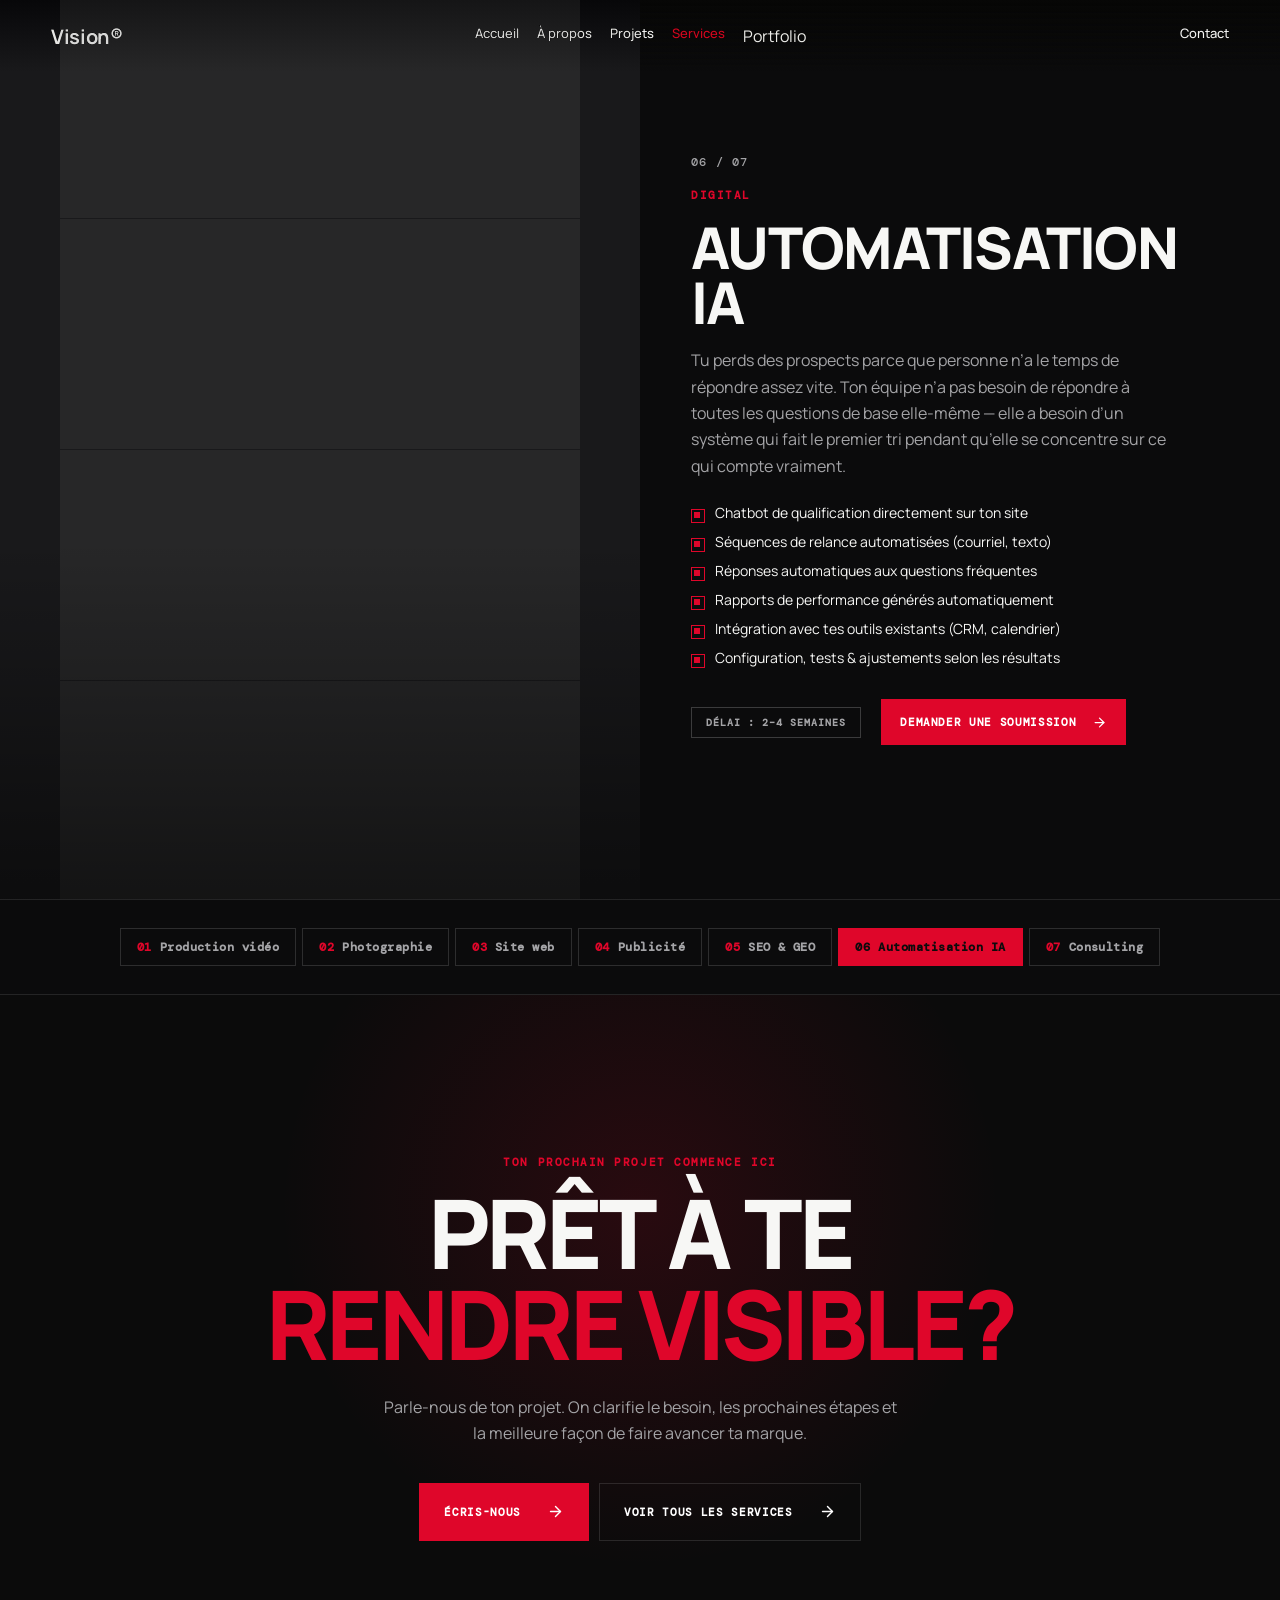
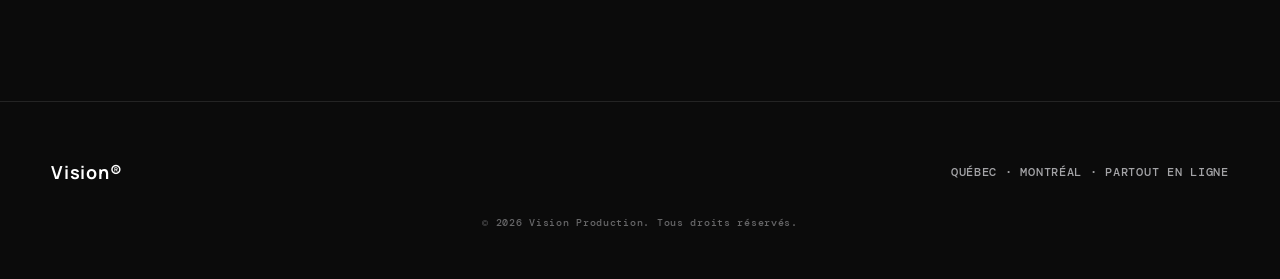
<file: automatisation-ia.html>
<!DOCTYPE html>
<html lang="fr">
<head>
<meta charset="UTF-8">
<meta name="viewport" content="width=device-width, initial-scale=1.0">
<!-- Google Tag Manager -->
<script>(function(w,d,s,l,i){w[l]=w[l]||[];w[l].push({'gtm.start':
new Date().getTime(),event:'gtm.js'});var f=d.getElementsByTagName(s)[0],
j=d.createElement(s),dl=l!='dataLayer'?'&l='+l:'';j.async=true;j.src=
'https://www.googletagmanager.com/gtm.js?id='+i+dl;f.parentNode.insertBefore(j,f);
})(window,document,'script','dataLayer','GTM-KDHRDL85');</script>
<!-- End Google Tag Manager -->
<title>Automatisation IA pour ton marketing | Vision Production</title>
<meta name="description" content="Automatisation IA à Québec : chatbots de qualification, relances automatiques et rapports de performance générés automatiquement pour ton entreprise.">
<link rel="canonical" href="https://agence-vision-production-vf.vercel.app/automatisation-ia.html">
<meta property="og:type" content="website">
<meta property="og:site_name" content="Vision Production">
<meta property="og:locale" content="fr_CA">
<meta property="og:url" content="https://agence-vision-production-vf.vercel.app/automatisation-ia.html">
<meta property="og:title" content="Automatisation IA pour ton marketing | Vision Production">
<meta property="og:description" content="Automatisation IA à Québec : chatbots de qualification, relances automatiques et rapports de performance générés automatiquement pour ton entreprise.">
<meta property="og:image" content="https://agence-vision-production-vf.vercel.app/hero-01-video.jpg">
<meta name="twitter:card" content="summary_large_image">
<meta name="twitter:title" content="Automatisation IA pour ton marketing | Vision Production">
<meta name="twitter:description" content="Automatisation IA à Québec : chatbots de qualification, relances automatiques et rapports de performance générés automatiquement pour ton entreprise.">
<meta name="twitter:image" content="https://agence-vision-production-vf.vercel.app/hero-01-video.jpg">
<link rel="preconnect" href="https://fonts.googleapis.com">
<link rel="preconnect" href="https://fonts.gstatic.com" crossorigin>
<link href="https://fonts.googleapis.com/css2?family=Anton&family=Geist+Mono:wght@400;500&family=DM+Mono:wght@400;500&family=Manrope:wght@400;500;600;700;800&family=Space+Mono:ital@0;1&display=swap" rel="stylesheet">
<link rel="stylesheet" href="styles.css">
<script type="application/ld+json">
{
  "@context": "https://schema.org",
  "@type": "ProfessionalService",
  "name": "Vision Production",
  "alternateName": "Visual JF",
  "url": "https://agence-vision-production-vf.vercel.app/index.html",
  "image": "https://agence-vision-production-vf.vercel.app/hero-01-video.jpg",
  "email": "info@visionproduction.ca",
  "description": "Agence de production vidéo, photographie, création de site web, publicité et SEO/GEO basée à Québec.",
  "address": {
    "@type": "PostalAddress",
    "addressLocality": "Québec",
    "addressRegion": "QC",
    "addressCountry": "CA"
  },
  "areaServed": [
    "Québec",
    "Lévis",
    "Rive-Sud",
    "Province de Québec"
  ]
}
</script>
<script type="application/ld+json">
{
  "@context": "https://schema.org",
  "@type": "Service",
  "name": "Automatisation IA",
  "description": "Chatbots de qualification, relances automatisées et rapports de performance générés automatiquement.",
  "provider": {
    "@type": "ProfessionalService",
    "name": "Vision Production"
  },
  "areaServed": [
    "Québec",
    "Lévis",
    "Rive-Sud",
    "Province de Québec"
  ],
  "url": "https://agence-vision-production-vf.vercel.app/automatisation-ia.html"
}
</script>
</head>
<body>
<!-- Google Tag Manager (noscript) -->
<noscript><iframe src="https://www.googletagmanager.com/ns.html?id=GTM-KDHRDL85"
height="0" width="0" style="display:none;visibility:hidden"></iframe></noscript>
<!-- End Google Tag Manager (noscript) -->

<div class="progress-bar" id="progressBar"></div>

<header class="nav" id="siteNav">
  <a class="brand" href="https://vision-production-seven.vercel.app/">Vision®</a>
  <nav aria-label="Navigation principale">
    <a href="https://vision-production-seven.vercel.app/" class="split-link"><span>Accueil</span><span aria-hidden="true">Accueil</span></a>
    <a href="a-propos.html" class="split-link"><span>À propos</span><span aria-hidden="true">À propos</span></a>
    <a href="https://vision-production-seven.vercel.app/#projets" class="split-link"><span>Projets</span><span aria-hidden="true">Projets</span></a>
    <a href="index.html" class="split-link is-current"><span>Services</span><span aria-hidden="true">Services</span></a>
    <div class="nav-dropdown" data-dropdown>
      <button type="button" class="split-link nav-dropdown-trigger" data-dropdown-trigger aria-haspopup="true" aria-expanded="false">
        <span>Portfolio</span><span aria-hidden="true">Portfolio</span>
      </button>
      <div class="nav-dropdown-menu" data-dropdown-menu>
        <a href="https://vision-production-seven.vercel.app/portfolio">Portfolio Photo</a>
        <a href="portfolio-web.html">Portfolio Web</a>
        <a href="portfolio-video.html">Portfolio Vidéo</a>
      </div>
    </div>
  </nav>
  <a href="#contact" class="split-link nav-contact"><span>Contact</span><span aria-hidden="true">Contact</span></a>
  <button class="menu-button" type="button" aria-label="Ouvrir le menu" id="menuButton">
    <svg xmlns="http://www.w3.org/2000/svg" width="24" height="24" viewBox="0 0 24 24" fill="none" stroke="currentColor" stroke-width="2" stroke-linecap="round" stroke-linejoin="round"><path d="M4 5h16"></path><path d="M4 12h16"></path><path d="M4 19h16"></path></svg>
  </button>
</header>

<aside class="mobile-menu" id="mobileMenu" aria-hidden="true">
  <button type="button" aria-label="Fermer le menu" id="menuClose">
    <svg xmlns="http://www.w3.org/2000/svg" width="24" height="24" viewBox="0 0 24 24" fill="none" stroke="currentColor" stroke-width="2" stroke-linecap="round" stroke-linejoin="round"><path d="M18 6 6 18"></path><path d="m6 6 12 12"></path></svg>
  </button>
  <a href="https://vision-production-seven.vercel.app/" style="--menu-index:1"><small>01</small>Accueil</a>
  <a href="a-propos.html" style="--menu-index:2"><small>02</small>À propos</a>
  <a href="https://vision-production-seven.vercel.app/#projets" style="--menu-index:3"><small>03</small>Projets</a>
  <a href="index.html" class="is-current" style="--menu-index:4"><small>04</small>Services</a>
  <div class="mobile-menu-item" style="--menu-index:5">
    <div class="mobile-menu-row">
      <small>05</small><span>Portfolio</span>
      <button type="button" class="mobile-dropdown-toggle" data-mobile-dropdown-toggle aria-label="Afficher les sous-pages Portfolio">
        <svg xmlns="http://www.w3.org/2000/svg" width="14" height="14" viewBox="0 0 24 24" fill="none" stroke="currentColor" stroke-width="2.5" stroke-linecap="round" stroke-linejoin="round"><path d="m6 9 6 6 6-6"></path></svg>
      </button>
    </div>
    <div class="mobile-dropdown-panel" data-mobile-dropdown-panel>
      <a href="https://vision-production-seven.vercel.app/portfolio">Portfolio Photo</a>
      <a href="portfolio-web.html">Portfolio Web</a>
      <a href="portfolio-video.html">Portfolio Vidéo</a>
    </div>
  </div>
  <a href="#contact" style="--menu-index:6"><small>06</small>Contact</a>
</aside>

<main>

  <section class="service-detail" id="service-06">
    <div class="service-detail-media parallax" data-parallax>
      <div class="web-visual"><span></span><span></span><span></span><span></span></div>
    </div>
    <div class="service-detail-copy">
      <span class="service-detail-num site-reveal">06 / 07</span>
      <span class="service-detail-tag site-reveal">DIGITAL</span>
      <h3 class="site-reveal">AUTOMATISATION<br>IA</h3>
      <p class="site-reveal">
        Tu perds des prospects parce que personne n’a le temps de répondre assez
        vite. Ton équipe n’a pas besoin de répondre à toutes les questions de
        base elle-même — elle a besoin d’un système qui fait le premier tri
        pendant qu’elle se concentre sur ce qui compte vraiment.
      </p>
      <ul class="service-checklist site-reveal">
        <li>Chatbot de qualification directement sur ton site</li>
        <li>Séquences de relance automatisées (courriel, texto)</li>
        <li>Réponses automatiques aux questions fréquentes</li>
        <li>Rapports de performance générés automatiquement</li>
        <li>Intégration avec tes outils existants (CRM, calendrier)</li>
        <li>Configuration, tests &amp; ajustements selon les résultats</li>
      </ul>
      <div class="service-detail-foot site-reveal">
        <span class="delay-badge">DÉLAI : 2–4 SEMAINES</span>
        <a href="#contact" class="vp-button-motion small">
          <span>DEMANDER UNE SOUMISSION</span>
          <svg xmlns="http://www.w3.org/2000/svg" width="15" height="15" viewBox="0 0 24 24" fill="none" stroke="currentColor" stroke-width="2" stroke-linecap="round" stroke-linejoin="round"><path d="M5 12h14"></path><path d="m12 5 7 7-7 7"></path></svg>
        </a>
      </div>
    </div>
  </section>

  <!-- SERVICE SWITCHER -->
  <nav class="service-switcher site-reveal" aria-label="Naviguer entre les services">
    <a href="production-video.html" class="service-switcher-item"><span class="service-switcher-num">01</span>Production vidéo</a>
    <a href="photographie.html" class="service-switcher-item"><span class="service-switcher-num">02</span>Photographie</a>
    <a href="conception-web.html" class="service-switcher-item"><span class="service-switcher-num">03</span>Site web</a>
    <a href="campagnes-publicitaires.html" class="service-switcher-item"><span class="service-switcher-num">04</span>Publicité</a>
    <a href="seo-geo.html" class="service-switcher-item"><span class="service-switcher-num">05</span>SEO &amp; GEO</a>
    <a href="automatisation-ia.html" class="service-switcher-item is-current" aria-current="page"><span class="service-switcher-num">06</span>Automatisation IA</a>
    <a href="consulting.html" class="service-switcher-item"><span class="service-switcher-num">07</span>Consulting</a>
  </nav>

  <section class="services-cta" id="contact">
    <div class="spotlight" id="spotlightCta" aria-hidden="true"></div>
    <p class="section-tag site-reveal">TON PROCHAIN PROJET COMMENCE ICI</p>
    <h2 class="site-reveal">PRÊT À TE<br><span class="accent">RENDRE VISIBLE?</span></h2>
    <p class="services-cta-copy site-reveal">
      Parle-nous de ton projet. On clarifie le besoin, les prochaines étapes
      et la meilleure façon de faire avancer ta marque.
    </p>
    <div class="hero-buttons site-reveal">
      <a href="mailto:info@visionproduction.ca" class="vp-button-motion">
        <span>ÉCRIS-NOUS</span>
        <svg xmlns="http://www.w3.org/2000/svg" width="17" height="17" viewBox="0 0 24 24" fill="none" stroke="currentColor" stroke-width="2" stroke-linecap="round" stroke-linejoin="round"><path d="M5 12h14"></path><path d="m12 5 7 7-7 7"></path></svg>
      </a>
      <a href="index.html" class="vp-button-motion secondary">
        <span>VOIR TOUS LES SERVICES</span>
        <svg xmlns="http://www.w3.org/2000/svg" width="17" height="17" viewBox="0 0 24 24" fill="none" stroke="currentColor" stroke-width="2" stroke-linecap="round" stroke-linejoin="round"><path d="M5 12h14"></path><path d="m12 5 7 7-7 7"></path></svg>
      </a>
    </div>
  </section>

</main>

<footer class="site-footer">
  <a class="brand" href="https://vision-production-seven.vercel.app/">Vision®</a>
  <p>QUÉBEC · MONTRÉAL · PARTOUT EN LIGNE</p>
  <p class="copyright">© <span id="year"></span> Vision Production. Tous droits réservés.</p>
</footer>

<script src="script.js"></script>
</body>
</html>
</file>
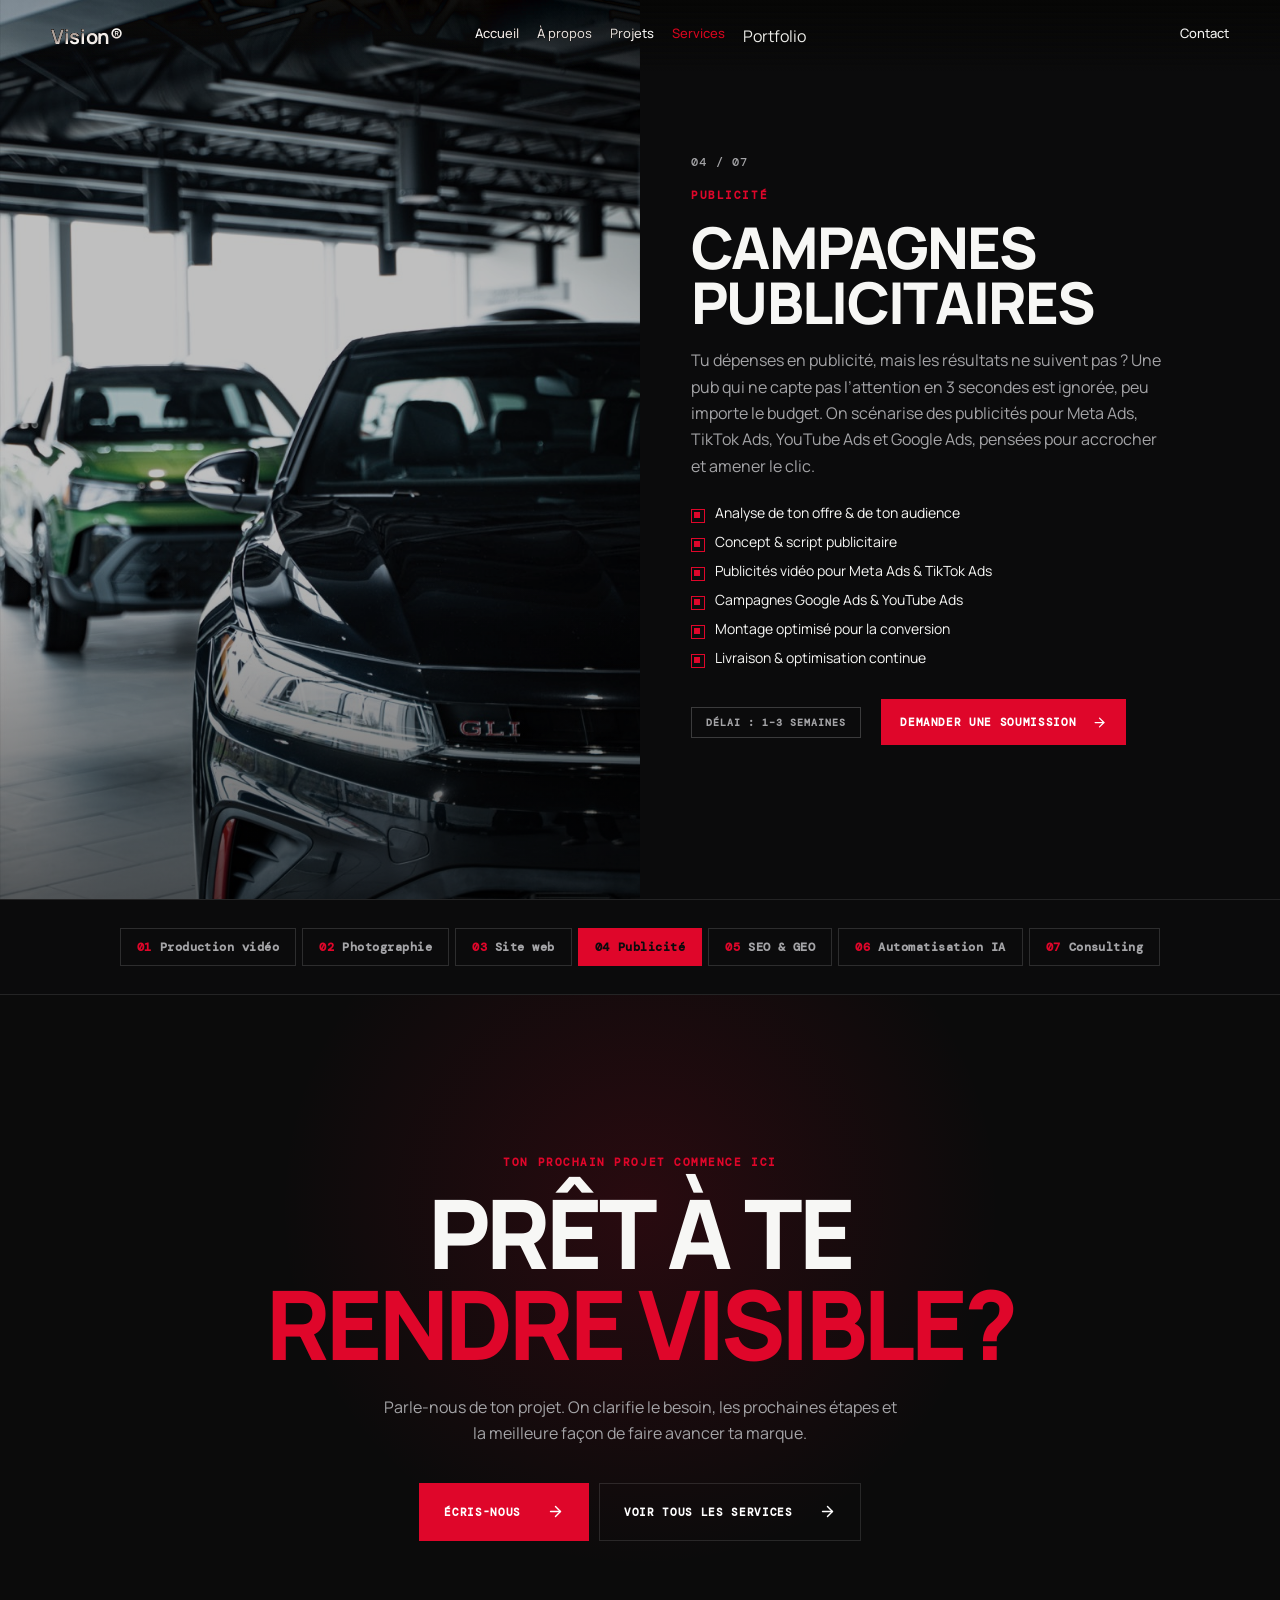
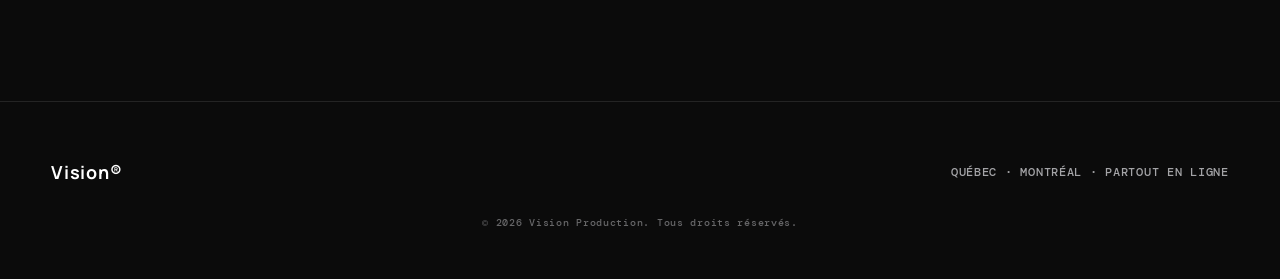
<file: campagnes-publicitaires.html>
<!DOCTYPE html>
<html lang="fr">
<head>
<meta charset="UTF-8">
<meta name="viewport" content="width=device-width, initial-scale=1.0">
<!-- Google Tag Manager -->
<script>(function(w,d,s,l,i){w[l]=w[l]||[];w[l].push({'gtm.start':
new Date().getTime(),event:'gtm.js'});var f=d.getElementsByTagName(s)[0],
j=d.createElement(s),dl=l!='dataLayer'?'&l='+l:'';j.async=true;j.src=
'https://www.googletagmanager.com/gtm.js?id='+i+dl;f.parentNode.insertBefore(j,f);
})(window,document,'script','dataLayer','GTM-KDHRDL85');</script>
<!-- End Google Tag Manager -->
<title>Publicité Meta Ads, Google Ads et TikTok Ads à Québec | Vision Production</title>
<meta name="description" content="Campagnes publicitaires créatives et optimisées pour convertir : Meta Ads, Google Ads, TikTok Ads. Une agence de publicité à Québec pensée pour les résultats.">
<link rel="canonical" href="https://agence-vision-production-vf.vercel.app/campagnes-publicitaires.html">
<meta property="og:type" content="website">
<meta property="og:site_name" content="Vision Production">
<meta property="og:locale" content="fr_CA">
<meta property="og:url" content="https://agence-vision-production-vf.vercel.app/campagnes-publicitaires.html">
<meta property="og:title" content="Publicité Meta Ads, Google Ads et TikTok Ads à Québec | Vision Production">
<meta property="og:description" content="Campagnes publicitaires créatives et optimisées pour convertir : Meta Ads, Google Ads, TikTok Ads. Une agence de publicité à Québec pensée pour les résultats.">
<meta property="og:image" content="https://agence-vision-production-vf.vercel.app/hero-04-pub.jpg">
<meta name="twitter:card" content="summary_large_image">
<meta name="twitter:title" content="Publicité Meta Ads, Google Ads et TikTok Ads à Québec | Vision Production">
<meta name="twitter:description" content="Campagnes publicitaires créatives et optimisées pour convertir : Meta Ads, Google Ads, TikTok Ads. Une agence de publicité à Québec pensée pour les résultats.">
<meta name="twitter:image" content="https://agence-vision-production-vf.vercel.app/hero-04-pub.jpg">
<link rel="preconnect" href="https://fonts.googleapis.com">
<link rel="preconnect" href="https://fonts.gstatic.com" crossorigin>
<link href="https://fonts.googleapis.com/css2?family=Anton&family=Geist+Mono:wght@400;500&family=DM+Mono:wght@400;500&family=Manrope:wght@400;500;600;700;800&family=Space+Mono:ital@0;1&display=swap" rel="stylesheet">
<link rel="stylesheet" href="styles.css">
<script type="application/ld+json">
{
  "@context": "https://schema.org",
  "@type": "ProfessionalService",
  "name": "Vision Production",
  "alternateName": "Visual JF",
  "url": "https://agence-vision-production-vf.vercel.app/index.html",
  "image": "https://agence-vision-production-vf.vercel.app/hero-01-video.jpg",
  "email": "info@visionproduction.ca",
  "description": "Agence de production vidéo, photographie, création de site web, publicité et SEO/GEO basée à Québec.",
  "address": {
    "@type": "PostalAddress",
    "addressLocality": "Québec",
    "addressRegion": "QC",
    "addressCountry": "CA"
  },
  "areaServed": [
    "Québec",
    "Lévis",
    "Rive-Sud",
    "Province de Québec"
  ]
}
</script>
<script type="application/ld+json">
{
  "@context": "https://schema.org",
  "@type": "Service",
  "name": "Campagnes publicitaires",
  "description": "Publicités créatives pour Meta Ads, TikTok Ads, YouTube Ads et Google Ads.",
  "provider": {
    "@type": "ProfessionalService",
    "name": "Vision Production"
  },
  "areaServed": [
    "Québec",
    "Lévis",
    "Rive-Sud",
    "Province de Québec"
  ],
  "url": "https://agence-vision-production-vf.vercel.app/campagnes-publicitaires.html"
}
</script>
</head>
<body>
<!-- Google Tag Manager (noscript) -->
<noscript><iframe src="https://www.googletagmanager.com/ns.html?id=GTM-KDHRDL85"
height="0" width="0" style="display:none;visibility:hidden"></iframe></noscript>
<!-- End Google Tag Manager (noscript) -->

<div class="progress-bar" id="progressBar"></div>

<header class="nav" id="siteNav">
  <a class="brand" href="https://vision-production-seven.vercel.app/">Vision®</a>
  <nav aria-label="Navigation principale">
    <a href="https://vision-production-seven.vercel.app/" class="split-link"><span>Accueil</span><span aria-hidden="true">Accueil</span></a>
    <a href="a-propos.html" class="split-link"><span>À propos</span><span aria-hidden="true">À propos</span></a>
    <a href="https://vision-production-seven.vercel.app/#projets" class="split-link"><span>Projets</span><span aria-hidden="true">Projets</span></a>
    <a href="index.html" class="split-link is-current"><span>Services</span><span aria-hidden="true">Services</span></a>
    <div class="nav-dropdown" data-dropdown>
      <button type="button" class="split-link nav-dropdown-trigger" data-dropdown-trigger aria-haspopup="true" aria-expanded="false">
        <span>Portfolio</span><span aria-hidden="true">Portfolio</span>
      </button>
      <div class="nav-dropdown-menu" data-dropdown-menu>
        <a href="https://vision-production-seven.vercel.app/portfolio">Portfolio Photo</a>
        <a href="portfolio-web.html">Portfolio Web</a>
        <a href="portfolio-video.html">Portfolio Vidéo</a>
      </div>
    </div>
  </nav>
  <a href="#contact" class="split-link nav-contact"><span>Contact</span><span aria-hidden="true">Contact</span></a>
  <button class="menu-button" type="button" aria-label="Ouvrir le menu" id="menuButton">
    <svg xmlns="http://www.w3.org/2000/svg" width="24" height="24" viewBox="0 0 24 24" fill="none" stroke="currentColor" stroke-width="2" stroke-linecap="round" stroke-linejoin="round"><path d="M4 5h16"></path><path d="M4 12h16"></path><path d="M4 19h16"></path></svg>
  </button>
</header>

<aside class="mobile-menu" id="mobileMenu" aria-hidden="true">
  <button type="button" aria-label="Fermer le menu" id="menuClose">
    <svg xmlns="http://www.w3.org/2000/svg" width="24" height="24" viewBox="0 0 24 24" fill="none" stroke="currentColor" stroke-width="2" stroke-linecap="round" stroke-linejoin="round"><path d="M18 6 6 18"></path><path d="m6 6 12 12"></path></svg>
  </button>
  <a href="https://vision-production-seven.vercel.app/" style="--menu-index:1"><small>01</small>Accueil</a>
  <a href="a-propos.html" style="--menu-index:2"><small>02</small>À propos</a>
  <a href="https://vision-production-seven.vercel.app/#projets" style="--menu-index:3"><small>03</small>Projets</a>
  <a href="index.html" class="is-current" style="--menu-index:4"><small>04</small>Services</a>
  <div class="mobile-menu-item" style="--menu-index:5">
    <div class="mobile-menu-row">
      <small>05</small><span>Portfolio</span>
      <button type="button" class="mobile-dropdown-toggle" data-mobile-dropdown-toggle aria-label="Afficher les sous-pages Portfolio">
        <svg xmlns="http://www.w3.org/2000/svg" width="14" height="14" viewBox="0 0 24 24" fill="none" stroke="currentColor" stroke-width="2.5" stroke-linecap="round" stroke-linejoin="round"><path d="m6 9 6 6 6-6"></path></svg>
      </button>
    </div>
    <div class="mobile-dropdown-panel" data-mobile-dropdown-panel>
      <a href="https://vision-production-seven.vercel.app/portfolio">Portfolio Photo</a>
      <a href="portfolio-web.html">Portfolio Web</a>
      <a href="portfolio-video.html">Portfolio Vidéo</a>
    </div>
  </div>
  <a href="#contact" style="--menu-index:6"><small>06</small>Contact</a>
</aside>

<main>

  <section class="service-detail" id="service-04">
    <div class="service-detail-media parallax" data-parallax>
      <img src="./volks-quebec.jpg" alt="Tournage publicitaire Vision Production">
    </div>
    <div class="service-detail-copy">
      <span class="service-detail-num site-reveal">04 / 07</span>
      <span class="service-detail-tag site-reveal">PUBLICITÉ</span>
      <h3 class="site-reveal">CAMPAGNES<br>PUBLICITAIRES</h3>
      <p class="site-reveal">
        Tu dépenses en publicité, mais les résultats ne suivent pas ? Une pub qui
        ne capte pas l’attention en 3 secondes est ignorée, peu importe le budget.
        On scénarise des publicités pour Meta Ads, TikTok Ads, YouTube Ads et
        Google Ads, pensées pour accrocher et amener le clic.
      </p>
      <ul class="service-checklist site-reveal">
        <li>Analyse de ton offre &amp; de ton audience</li>
        <li>Concept &amp; script publicitaire</li>
        <li>Publicités vidéo pour Meta Ads &amp; TikTok Ads</li>
        <li>Campagnes Google Ads &amp; YouTube Ads</li>
        <li>Montage optimisé pour la conversion</li>
        <li>Livraison &amp; optimisation continue</li>
      </ul>
      <div class="service-detail-foot site-reveal">
        <span class="delay-badge">DÉLAI : 1–3 SEMAINES</span>
        <a href="#contact" class="vp-button-motion small">
          <span>DEMANDER UNE SOUMISSION</span>
          <svg xmlns="http://www.w3.org/2000/svg" width="15" height="15" viewBox="0 0 24 24" fill="none" stroke="currentColor" stroke-width="2" stroke-linecap="round" stroke-linejoin="round"><path d="M5 12h14"></path><path d="m12 5 7 7-7 7"></path></svg>
        </a>
      </div>
    </div>
  </section>

  <!-- SERVICE SWITCHER -->
  <nav class="service-switcher site-reveal" aria-label="Naviguer entre les services">
    <a href="production-video.html" class="service-switcher-item"><span class="service-switcher-num">01</span>Production vidéo</a>
    <a href="photographie.html" class="service-switcher-item"><span class="service-switcher-num">02</span>Photographie</a>
    <a href="conception-web.html" class="service-switcher-item"><span class="service-switcher-num">03</span>Site web</a>
    <a href="campagnes-publicitaires.html" class="service-switcher-item is-current" aria-current="page"><span class="service-switcher-num">04</span>Publicité</a>
    <a href="seo-geo.html" class="service-switcher-item"><span class="service-switcher-num">05</span>SEO &amp; GEO</a>
    <a href="automatisation-ia.html" class="service-switcher-item"><span class="service-switcher-num">06</span>Automatisation IA</a>
    <a href="consulting.html" class="service-switcher-item"><span class="service-switcher-num">07</span>Consulting</a>
  </nav>

  <section class="services-cta" id="contact">
    <div class="spotlight" id="spotlightCta" aria-hidden="true"></div>
    <p class="section-tag site-reveal">TON PROCHAIN PROJET COMMENCE ICI</p>
    <h2 class="site-reveal">PRÊT À TE<br><span class="accent">RENDRE VISIBLE?</span></h2>
    <p class="services-cta-copy site-reveal">
      Parle-nous de ton projet. On clarifie le besoin, les prochaines étapes
      et la meilleure façon de faire avancer ta marque.
    </p>
    <div class="hero-buttons site-reveal">
      <a href="mailto:info@visionproduction.ca" class="vp-button-motion">
        <span>ÉCRIS-NOUS</span>
        <svg xmlns="http://www.w3.org/2000/svg" width="17" height="17" viewBox="0 0 24 24" fill="none" stroke="currentColor" stroke-width="2" stroke-linecap="round" stroke-linejoin="round"><path d="M5 12h14"></path><path d="m12 5 7 7-7 7"></path></svg>
      </a>
      <a href="index.html" class="vp-button-motion secondary">
        <span>VOIR TOUS LES SERVICES</span>
        <svg xmlns="http://www.w3.org/2000/svg" width="17" height="17" viewBox="0 0 24 24" fill="none" stroke="currentColor" stroke-width="2" stroke-linecap="round" stroke-linejoin="round"><path d="M5 12h14"></path><path d="m12 5 7 7-7 7"></path></svg>
      </a>
    </div>
  </section>

</main>

<footer class="site-footer">
  <a class="brand" href="https://vision-production-seven.vercel.app/">Vision®</a>
  <p>QUÉBEC · MONTRÉAL · PARTOUT EN LIGNE</p>
  <p class="copyright">© <span id="year"></span> Vision Production. Tous droits réservés.</p>
</footer>

<script src="script.js"></script>
</body>
</html>
</file>
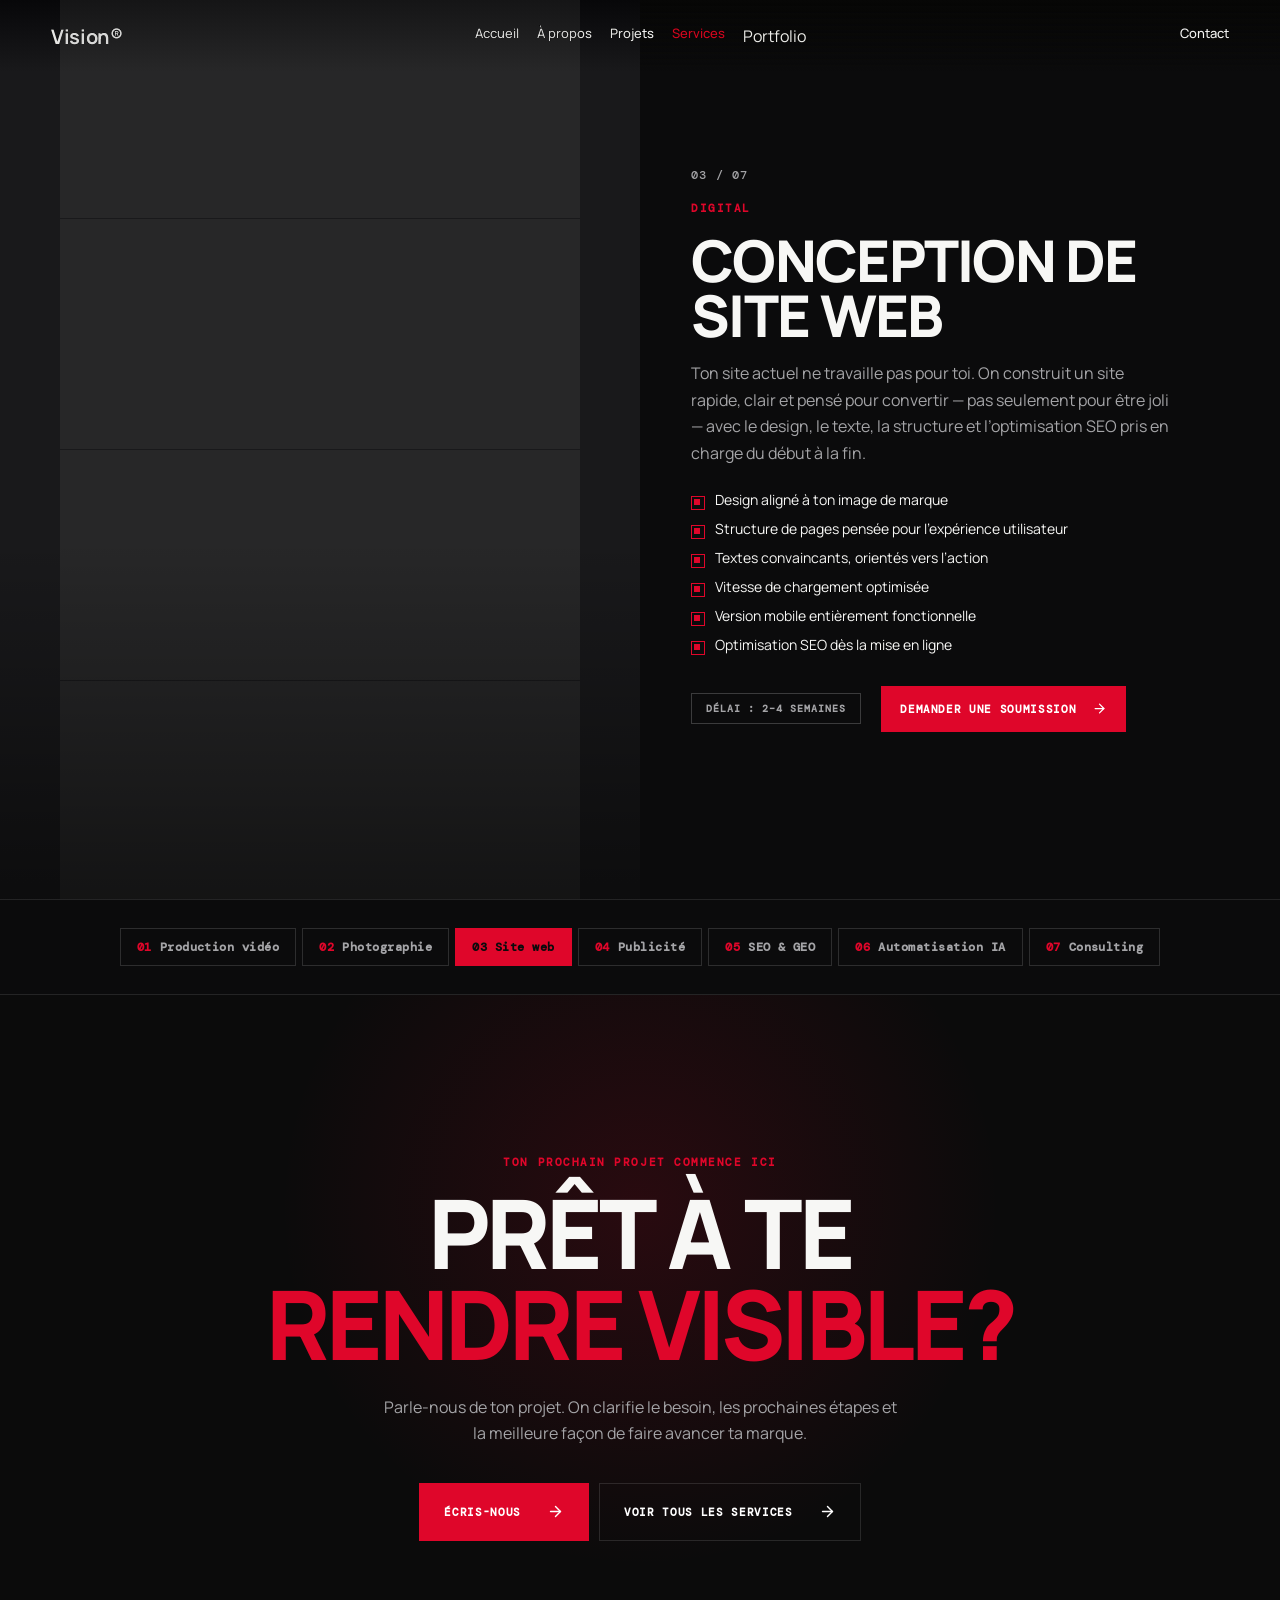
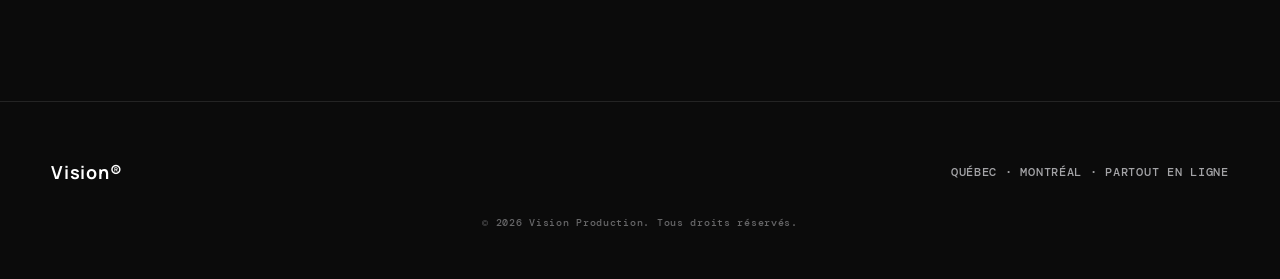
<file: conception-web.html>
<!DOCTYPE html>
<html lang="fr">
<head>
<meta charset="UTF-8">
<meta name="viewport" content="width=device-width, initial-scale=1.0">
<!-- Google Tag Manager -->
<script>(function(w,d,s,l,i){w[l]=w[l]||[];w[l].push({'gtm.start':
new Date().getTime(),event:'gtm.js'});var f=d.getElementsByTagName(s)[0],
j=d.createElement(s),dl=l!='dataLayer'?'&l='+l:'';j.async=true;j.src=
'https://www.googletagmanager.com/gtm.js?id='+i+dl;f.parentNode.insertBefore(j,f);
})(window,document,'script','dataLayer','GTM-KDHRDL85');</script>
<!-- End Google Tag Manager -->
<title>Création de site web à Québec | Vision Production</title>
<meta name="description" content="Création de site web professionnel à Québec : design, structure, texte et SEO inclus. Un site rapide et pensé pour convertir tes visiteurs en clients.">
<link rel="canonical" href="https://agence-vision-production-vf.vercel.app/conception-web.html">
<meta property="og:type" content="website">
<meta property="og:site_name" content="Vision Production">
<meta property="og:locale" content="fr_CA">
<meta property="og:url" content="https://agence-vision-production-vf.vercel.app/conception-web.html">
<meta property="og:title" content="Création de site web à Québec | Vision Production">
<meta property="og:description" content="Création de site web professionnel à Québec : design, structure, texte et SEO inclus. Un site rapide et pensé pour convertir tes visiteurs en clients.">
<meta property="og:image" content="https://agence-vision-production-vf.vercel.app/hero-03-web.jpg">
<meta name="twitter:card" content="summary_large_image">
<meta name="twitter:title" content="Création de site web à Québec | Vision Production">
<meta name="twitter:description" content="Création de site web professionnel à Québec : design, structure, texte et SEO inclus. Un site rapide et pensé pour convertir tes visiteurs en clients.">
<meta name="twitter:image" content="https://agence-vision-production-vf.vercel.app/hero-03-web.jpg">
<link rel="preconnect" href="https://fonts.googleapis.com">
<link rel="preconnect" href="https://fonts.gstatic.com" crossorigin>
<link href="https://fonts.googleapis.com/css2?family=Anton&family=Geist+Mono:wght@400;500&family=DM+Mono:wght@400;500&family=Manrope:wght@400;500;600;700;800&family=Space+Mono:ital@0;1&display=swap" rel="stylesheet">
<link rel="stylesheet" href="styles.css">
<script type="application/ld+json">
{
  "@context": "https://schema.org",
  "@type": "ProfessionalService",
  "name": "Vision Production",
  "alternateName": "Visual JF",
  "url": "https://agence-vision-production-vf.vercel.app/index.html",
  "image": "https://agence-vision-production-vf.vercel.app/hero-01-video.jpg",
  "email": "info@visionproduction.ca",
  "description": "Agence de production vidéo, photographie, création de site web, publicité et SEO/GEO basée à Québec.",
  "address": {
    "@type": "PostalAddress",
    "addressLocality": "Québec",
    "addressRegion": "QC",
    "addressCountry": "CA"
  },
  "areaServed": [
    "Québec",
    "Lévis",
    "Rive-Sud",
    "Province de Québec"
  ]
}
</script>
<script type="application/ld+json">
{
  "@context": "https://schema.org",
  "@type": "Service",
  "name": "Création de site web",
  "description": "Sites rapides, clairs et construits pour convertir, avec SEO inclus dès la mise en ligne.",
  "provider": {
    "@type": "ProfessionalService",
    "name": "Vision Production"
  },
  "areaServed": [
    "Québec",
    "Lévis",
    "Rive-Sud",
    "Province de Québec"
  ],
  "url": "https://agence-vision-production-vf.vercel.app/conception-web.html"
}
</script>
</head>
<body>
<!-- Google Tag Manager (noscript) -->
<noscript><iframe src="https://www.googletagmanager.com/ns.html?id=GTM-KDHRDL85"
height="0" width="0" style="display:none;visibility:hidden"></iframe></noscript>
<!-- End Google Tag Manager (noscript) -->

<div class="progress-bar" id="progressBar"></div>

<header class="nav" id="siteNav">
  <a class="brand" href="https://vision-production-seven.vercel.app/">Vision®</a>
  <nav aria-label="Navigation principale">
    <a href="https://vision-production-seven.vercel.app/" class="split-link"><span>Accueil</span><span aria-hidden="true">Accueil</span></a>
    <a href="a-propos.html" class="split-link"><span>À propos</span><span aria-hidden="true">À propos</span></a>
    <a href="https://vision-production-seven.vercel.app/#projets" class="split-link"><span>Projets</span><span aria-hidden="true">Projets</span></a>
    <a href="index.html" class="split-link is-current"><span>Services</span><span aria-hidden="true">Services</span></a>
    <div class="nav-dropdown" data-dropdown>
      <button type="button" class="split-link nav-dropdown-trigger" data-dropdown-trigger aria-haspopup="true" aria-expanded="false">
        <span>Portfolio</span><span aria-hidden="true">Portfolio</span>
      </button>
      <div class="nav-dropdown-menu" data-dropdown-menu>
        <a href="https://vision-production-seven.vercel.app/portfolio">Portfolio Photo</a>
        <a href="portfolio-web.html">Portfolio Web</a>
        <a href="portfolio-video.html">Portfolio Vidéo</a>
      </div>
    </div>
  </nav>
  <a href="#contact" class="split-link nav-contact"><span>Contact</span><span aria-hidden="true">Contact</span></a>
  <button class="menu-button" type="button" aria-label="Ouvrir le menu" id="menuButton">
    <svg xmlns="http://www.w3.org/2000/svg" width="24" height="24" viewBox="0 0 24 24" fill="none" stroke="currentColor" stroke-width="2" stroke-linecap="round" stroke-linejoin="round"><path d="M4 5h16"></path><path d="M4 12h16"></path><path d="M4 19h16"></path></svg>
  </button>
</header>

<aside class="mobile-menu" id="mobileMenu" aria-hidden="true">
  <button type="button" aria-label="Fermer le menu" id="menuClose">
    <svg xmlns="http://www.w3.org/2000/svg" width="24" height="24" viewBox="0 0 24 24" fill="none" stroke="currentColor" stroke-width="2" stroke-linecap="round" stroke-linejoin="round"><path d="M18 6 6 18"></path><path d="m6 6 12 12"></path></svg>
  </button>
  <a href="https://vision-production-seven.vercel.app/" style="--menu-index:1"><small>01</small>Accueil</a>
  <a href="a-propos.html" style="--menu-index:2"><small>02</small>À propos</a>
  <a href="https://vision-production-seven.vercel.app/#projets" style="--menu-index:3"><small>03</small>Projets</a>
  <a href="index.html" class="is-current" style="--menu-index:4"><small>04</small>Services</a>
  <div class="mobile-menu-item" style="--menu-index:5">
    <div class="mobile-menu-row">
      <small>05</small><span>Portfolio</span>
      <button type="button" class="mobile-dropdown-toggle" data-mobile-dropdown-toggle aria-label="Afficher les sous-pages Portfolio">
        <svg xmlns="http://www.w3.org/2000/svg" width="14" height="14" viewBox="0 0 24 24" fill="none" stroke="currentColor" stroke-width="2.5" stroke-linecap="round" stroke-linejoin="round"><path d="m6 9 6 6 6-6"></path></svg>
      </button>
    </div>
    <div class="mobile-dropdown-panel" data-mobile-dropdown-panel>
      <a href="https://vision-production-seven.vercel.app/portfolio">Portfolio Photo</a>
      <a href="portfolio-web.html">Portfolio Web</a>
      <a href="portfolio-video.html">Portfolio Vidéo</a>
    </div>
  </div>
  <a href="#contact" style="--menu-index:6"><small>06</small>Contact</a>
</aside>

<main>

  <section class="service-detail" id="service-03">
    <div class="service-detail-media parallax" data-parallax>
      <div class="web-visual">
        <span></span><span></span><span></span><span></span>
      </div>
    </div>
    <div class="service-detail-copy">
      <span class="service-detail-num site-reveal">03 / 07</span>
      <span class="service-detail-tag site-reveal">DIGITAL</span>
      <h3 class="site-reveal">CONCEPTION DE<br>SITE WEB</h3>
      <p class="site-reveal">
        Ton site actuel ne travaille pas pour toi. On construit un site rapide,
        clair et pensé pour convertir — pas seulement pour être joli — avec le
        design, le texte, la structure et l’optimisation SEO pris en charge
        du début à la fin.
      </p>
      <ul class="service-checklist site-reveal">
        <li>Design aligné à ton image de marque</li>
        <li>Structure de pages pensée pour l’expérience utilisateur</li>
        <li>Textes convaincants, orientés vers l’action</li>
        <li>Vitesse de chargement optimisée</li>
        <li>Version mobile entièrement fonctionnelle</li>
        <li>Optimisation SEO dès la mise en ligne</li>
      </ul>
      <div class="service-detail-foot site-reveal">
        <span class="delay-badge">DÉLAI : 2–4 SEMAINES</span>
        <a href="#contact" class="vp-button-motion small">
          <span>DEMANDER UNE SOUMISSION</span>
          <svg xmlns="http://www.w3.org/2000/svg" width="15" height="15" viewBox="0 0 24 24" fill="none" stroke="currentColor" stroke-width="2" stroke-linecap="round" stroke-linejoin="round"><path d="M5 12h14"></path><path d="m12 5 7 7-7 7"></path></svg>
        </a>
      </div>
    </div>
  </section>

  <!-- SERVICE SWITCHER -->
  <nav class="service-switcher site-reveal" aria-label="Naviguer entre les services">
    <a href="production-video.html" class="service-switcher-item"><span class="service-switcher-num">01</span>Production vidéo</a>
    <a href="photographie.html" class="service-switcher-item"><span class="service-switcher-num">02</span>Photographie</a>
    <a href="conception-web.html" class="service-switcher-item is-current" aria-current="page"><span class="service-switcher-num">03</span>Site web</a>
    <a href="campagnes-publicitaires.html" class="service-switcher-item"><span class="service-switcher-num">04</span>Publicité</a>
    <a href="seo-geo.html" class="service-switcher-item"><span class="service-switcher-num">05</span>SEO &amp; GEO</a>
    <a href="automatisation-ia.html" class="service-switcher-item"><span class="service-switcher-num">06</span>Automatisation IA</a>
    <a href="consulting.html" class="service-switcher-item"><span class="service-switcher-num">07</span>Consulting</a>
  </nav>

  <section class="services-cta" id="contact">
    <div class="spotlight" id="spotlightCta" aria-hidden="true"></div>
    <p class="section-tag site-reveal">TON PROCHAIN PROJET COMMENCE ICI</p>
    <h2 class="site-reveal">PRÊT À TE<br><span class="accent">RENDRE VISIBLE?</span></h2>
    <p class="services-cta-copy site-reveal">
      Parle-nous de ton projet. On clarifie le besoin, les prochaines étapes
      et la meilleure façon de faire avancer ta marque.
    </p>
    <div class="hero-buttons site-reveal">
      <a href="mailto:info@visionproduction.ca" class="vp-button-motion">
        <span>ÉCRIS-NOUS</span>
        <svg xmlns="http://www.w3.org/2000/svg" width="17" height="17" viewBox="0 0 24 24" fill="none" stroke="currentColor" stroke-width="2" stroke-linecap="round" stroke-linejoin="round"><path d="M5 12h14"></path><path d="m12 5 7 7-7 7"></path></svg>
      </a>
      <a href="index.html" class="vp-button-motion secondary">
        <span>VOIR TOUS LES SERVICES</span>
        <svg xmlns="http://www.w3.org/2000/svg" width="17" height="17" viewBox="0 0 24 24" fill="none" stroke="currentColor" stroke-width="2" stroke-linecap="round" stroke-linejoin="round"><path d="M5 12h14"></path><path d="m12 5 7 7-7 7"></path></svg>
      </a>
    </div>
  </section>

</main>

<footer class="site-footer">
  <a class="brand" href="https://vision-production-seven.vercel.app/">Vision®</a>
  <p>QUÉBEC · MONTRÉAL · PARTOUT EN LIGNE</p>
  <p class="copyright">© <span id="year"></span> Vision Production. Tous droits réservés.</p>
</footer>

<script src="script.js"></script>
</body>
</html>
</file>
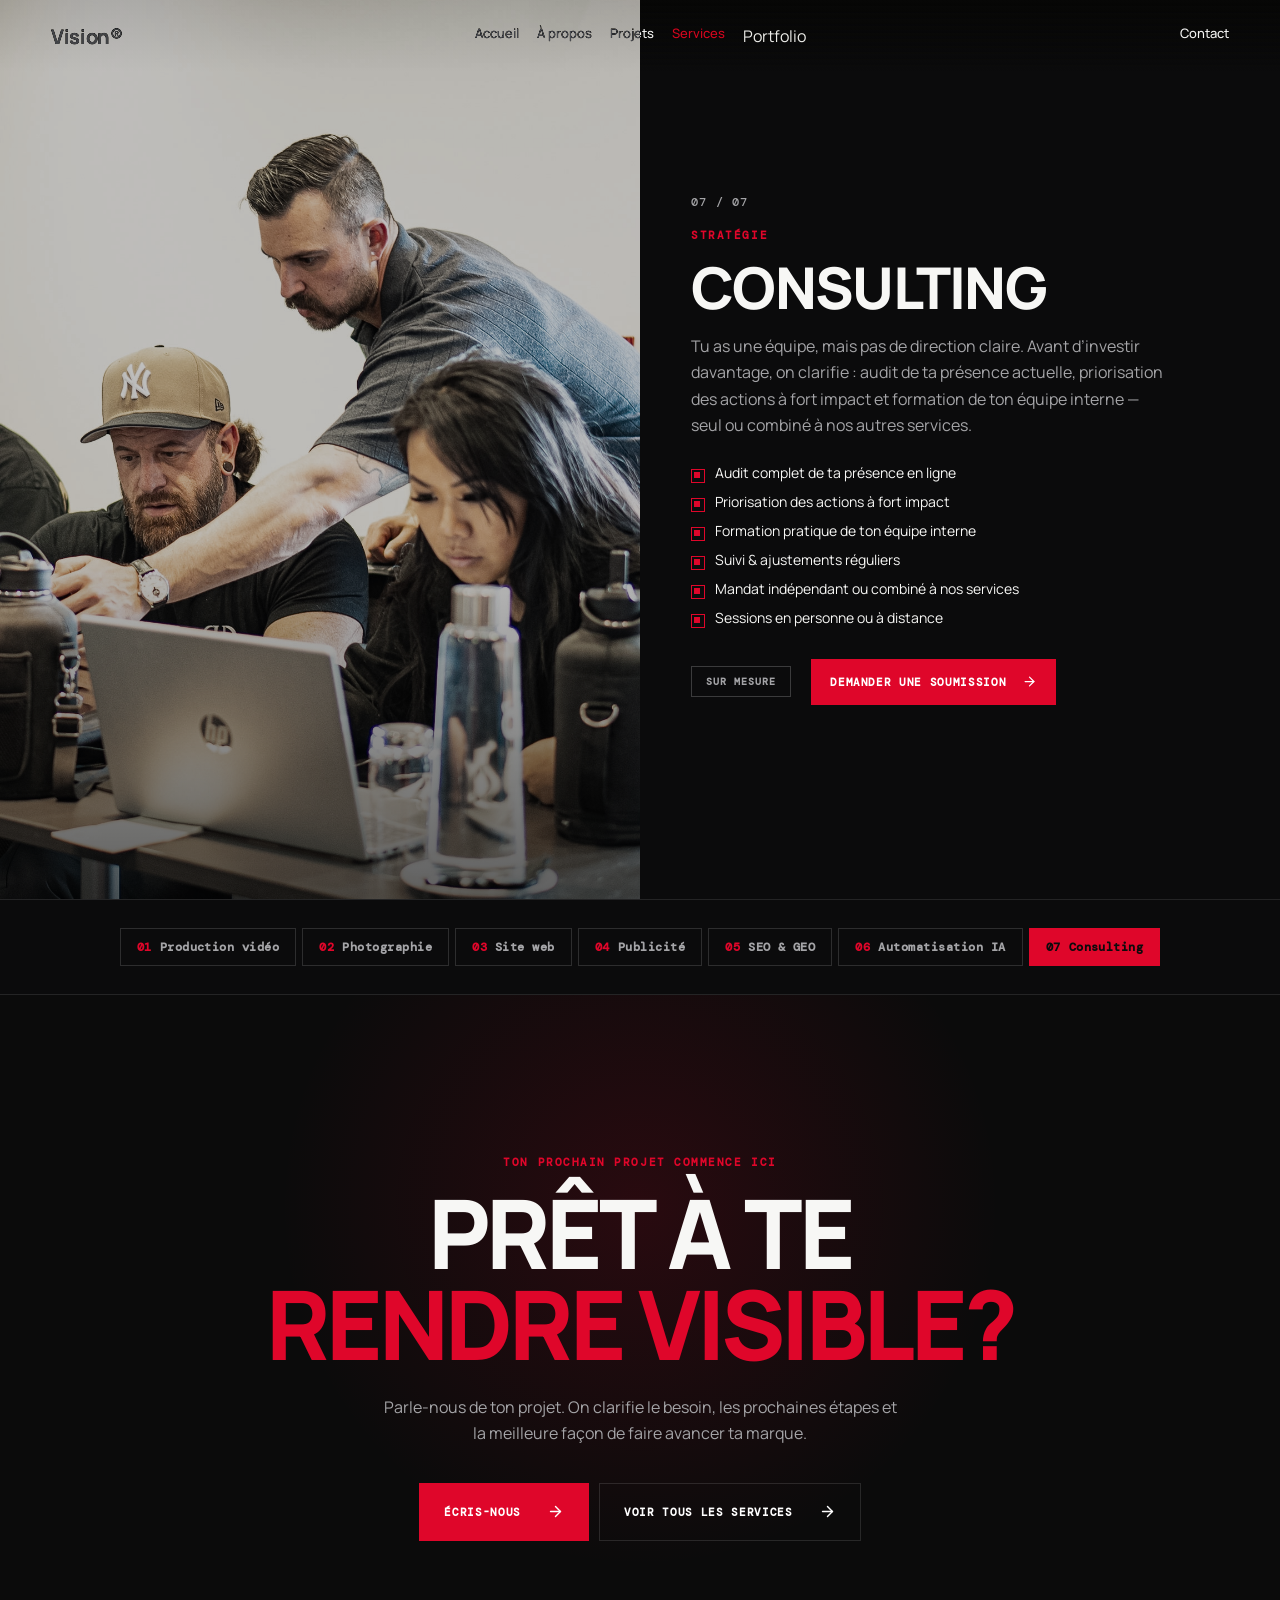
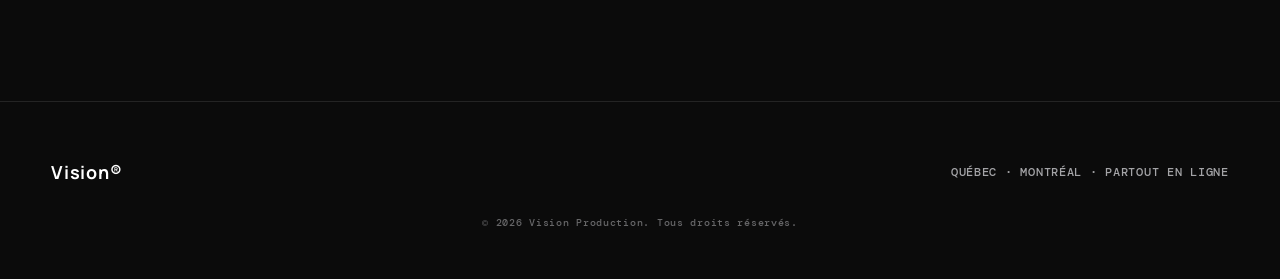
<file: consulting.html>
<!DOCTYPE html>
<html lang="fr">
<head>
<meta charset="UTF-8">
<meta name="viewport" content="width=device-width, initial-scale=1.0">
<!-- Google Tag Manager -->
<script>(function(w,d,s,l,i){w[l]=w[l]||[];w[l].push({'gtm.start':
new Date().getTime(),event:'gtm.js'});var f=d.getElementsByTagName(s)[0],
j=d.createElement(s),dl=l!='dataLayer'?'&l='+l:'';j.async=true;j.src=
'https://www.googletagmanager.com/gtm.js?id='+i+dl;f.parentNode.insertBefore(j,f);
})(window,document,'script','dataLayer','GTM-KDHRDL85');</script>
<!-- End Google Tag Manager -->
<title>Consulting marketing et formation d'équipe à Québec | Vision Production</title>
<meta name="description" content="Consulting stratégique et formation d'équipe interne à Québec. Clarifie tes priorités marketing et rends ton équipe autonome avec Vision Production.">
<link rel="canonical" href="https://agence-vision-production-vf.vercel.app/consulting.html">
<meta property="og:type" content="website">
<meta property="og:site_name" content="Vision Production">
<meta property="og:locale" content="fr_CA">
<meta property="og:url" content="https://agence-vision-production-vf.vercel.app/consulting.html">
<meta property="og:title" content="Consulting marketing et formation d&#x27;équipe à Québec | Vision Production">
<meta property="og:description" content="Consulting stratégique et formation d&#x27;équipe interne à Québec. Clarifie tes priorités marketing et rends ton équipe autonome avec Vision Production.">
<meta property="og:image" content="https://agence-vision-production-vf.vercel.app/teamwork.jpg">
<meta name="twitter:card" content="summary_large_image">
<meta name="twitter:title" content="Consulting marketing et formation d&#x27;équipe à Québec | Vision Production">
<meta name="twitter:description" content="Consulting stratégique et formation d&#x27;équipe interne à Québec. Clarifie tes priorités marketing et rends ton équipe autonome avec Vision Production.">
<meta name="twitter:image" content="https://agence-vision-production-vf.vercel.app/teamwork.jpg">
<link rel="preconnect" href="https://fonts.googleapis.com">
<link rel="preconnect" href="https://fonts.gstatic.com" crossorigin>
<link href="https://fonts.googleapis.com/css2?family=Anton&family=Geist+Mono:wght@400;500&family=DM+Mono:wght@400;500&family=Manrope:wght@400;500;600;700;800&family=Space+Mono:ital@0;1&display=swap" rel="stylesheet">
<link rel="stylesheet" href="styles.css">
<script type="application/ld+json">
{
  "@context": "https://schema.org",
  "@type": "ProfessionalService",
  "name": "Vision Production",
  "alternateName": "Visual JF",
  "url": "https://agence-vision-production-vf.vercel.app/index.html",
  "image": "https://agence-vision-production-vf.vercel.app/hero-01-video.jpg",
  "email": "info@visionproduction.ca",
  "description": "Agence de production vidéo, photographie, création de site web, publicité et SEO/GEO basée à Québec.",
  "address": {
    "@type": "PostalAddress",
    "addressLocality": "Québec",
    "addressRegion": "QC",
    "addressCountry": "CA"
  },
  "areaServed": [
    "Québec",
    "Lévis",
    "Rive-Sud",
    "Province de Québec"
  ]
}
</script>
<script type="application/ld+json">
{
  "@context": "https://schema.org",
  "@type": "Service",
  "name": "Consulting stratégique",
  "description": "Audit de présence en ligne, priorisation des actions à fort impact et formation d'équipe.",
  "provider": {
    "@type": "ProfessionalService",
    "name": "Vision Production"
  },
  "areaServed": [
    "Québec",
    "Lévis",
    "Rive-Sud",
    "Province de Québec"
  ],
  "url": "https://agence-vision-production-vf.vercel.app/consulting.html"
}
</script>
</head>
<body>
<!-- Google Tag Manager (noscript) -->
<noscript><iframe src="https://www.googletagmanager.com/ns.html?id=GTM-KDHRDL85"
height="0" width="0" style="display:none;visibility:hidden"></iframe></noscript>
<!-- End Google Tag Manager (noscript) -->

<div class="progress-bar" id="progressBar"></div>

<header class="nav" id="siteNav">
  <a class="brand" href="https://vision-production-seven.vercel.app/">Vision®</a>
  <nav aria-label="Navigation principale">
    <a href="https://vision-production-seven.vercel.app/" class="split-link"><span>Accueil</span><span aria-hidden="true">Accueil</span></a>
    <a href="a-propos.html" class="split-link"><span>À propos</span><span aria-hidden="true">À propos</span></a>
    <a href="https://vision-production-seven.vercel.app/#projets" class="split-link"><span>Projets</span><span aria-hidden="true">Projets</span></a>
    <a href="index.html" class="split-link is-current"><span>Services</span><span aria-hidden="true">Services</span></a>
    <div class="nav-dropdown" data-dropdown>
      <button type="button" class="split-link nav-dropdown-trigger" data-dropdown-trigger aria-haspopup="true" aria-expanded="false">
        <span>Portfolio</span><span aria-hidden="true">Portfolio</span>
      </button>
      <div class="nav-dropdown-menu" data-dropdown-menu>
        <a href="https://vision-production-seven.vercel.app/portfolio">Portfolio Photo</a>
        <a href="portfolio-web.html">Portfolio Web</a>
        <a href="portfolio-video.html">Portfolio Vidéo</a>
      </div>
    </div>
  </nav>
  <a href="#contact" class="split-link nav-contact"><span>Contact</span><span aria-hidden="true">Contact</span></a>
  <button class="menu-button" type="button" aria-label="Ouvrir le menu" id="menuButton">
    <svg xmlns="http://www.w3.org/2000/svg" width="24" height="24" viewBox="0 0 24 24" fill="none" stroke="currentColor" stroke-width="2" stroke-linecap="round" stroke-linejoin="round"><path d="M4 5h16"></path><path d="M4 12h16"></path><path d="M4 19h16"></path></svg>
  </button>
</header>

<aside class="mobile-menu" id="mobileMenu" aria-hidden="true">
  <button type="button" aria-label="Fermer le menu" id="menuClose">
    <svg xmlns="http://www.w3.org/2000/svg" width="24" height="24" viewBox="0 0 24 24" fill="none" stroke="currentColor" stroke-width="2" stroke-linecap="round" stroke-linejoin="round"><path d="M18 6 6 18"></path><path d="m6 6 12 12"></path></svg>
  </button>
  <a href="https://vision-production-seven.vercel.app/" style="--menu-index:1"><small>01</small>Accueil</a>
  <a href="a-propos.html" style="--menu-index:2"><small>02</small>À propos</a>
  <a href="https://vision-production-seven.vercel.app/#projets" style="--menu-index:3"><small>03</small>Projets</a>
  <a href="index.html" class="is-current" style="--menu-index:4"><small>04</small>Services</a>
  <div class="mobile-menu-item" style="--menu-index:5">
    <div class="mobile-menu-row">
      <small>05</small><span>Portfolio</span>
      <button type="button" class="mobile-dropdown-toggle" data-mobile-dropdown-toggle aria-label="Afficher les sous-pages Portfolio">
        <svg xmlns="http://www.w3.org/2000/svg" width="14" height="14" viewBox="0 0 24 24" fill="none" stroke="currentColor" stroke-width="2.5" stroke-linecap="round" stroke-linejoin="round"><path d="m6 9 6 6 6-6"></path></svg>
      </button>
    </div>
    <div class="mobile-dropdown-panel" data-mobile-dropdown-panel>
      <a href="https://vision-production-seven.vercel.app/portfolio">Portfolio Photo</a>
      <a href="portfolio-web.html">Portfolio Web</a>
      <a href="portfolio-video.html">Portfolio Vidéo</a>
    </div>
  </div>
  <a href="#contact" style="--menu-index:6"><small>06</small>Contact</a>
</aside>

<main>

  <section class="service-detail" id="service-07">
    <div class="service-detail-media parallax" data-parallax>
      <img src="./teamwork.jpg" alt="Séance de travail stratégique en équipe">
    </div>
    <div class="service-detail-copy">
      <span class="service-detail-num site-reveal">07 / 07</span>
      <span class="service-detail-tag site-reveal">STRATÉGIE</span>
      <h3 class="site-reveal">CONSULTING</h3>
      <p class="site-reveal">
        Tu as une équipe, mais pas de direction claire. Avant d’investir
        davantage, on clarifie : audit de ta présence actuelle, priorisation
        des actions à fort impact et formation de ton équipe interne — seul
        ou combiné à nos autres services.
      </p>
      <ul class="service-checklist site-reveal">
        <li>Audit complet de ta présence en ligne</li>
        <li>Priorisation des actions à fort impact</li>
        <li>Formation pratique de ton équipe interne</li>
        <li>Suivi &amp; ajustements réguliers</li>
        <li>Mandat indépendant ou combiné à nos services</li>
        <li>Sessions en personne ou à distance</li>
      </ul>
      <div class="service-detail-foot site-reveal">
        <span class="delay-badge">SUR MESURE</span>
        <a href="#contact" class="vp-button-motion small">
          <span>DEMANDER UNE SOUMISSION</span>
          <svg xmlns="http://www.w3.org/2000/svg" width="15" height="15" viewBox="0 0 24 24" fill="none" stroke="currentColor" stroke-width="2" stroke-linecap="round" stroke-linejoin="round"><path d="M5 12h14"></path><path d="m12 5 7 7-7 7"></path></svg>
        </a>
      </div>
    </div>
  </section>

  <!-- SERVICE SWITCHER -->
  <nav class="service-switcher site-reveal" aria-label="Naviguer entre les services">
    <a href="production-video.html" class="service-switcher-item"><span class="service-switcher-num">01</span>Production vidéo</a>
    <a href="photographie.html" class="service-switcher-item"><span class="service-switcher-num">02</span>Photographie</a>
    <a href="conception-web.html" class="service-switcher-item"><span class="service-switcher-num">03</span>Site web</a>
    <a href="campagnes-publicitaires.html" class="service-switcher-item"><span class="service-switcher-num">04</span>Publicité</a>
    <a href="seo-geo.html" class="service-switcher-item"><span class="service-switcher-num">05</span>SEO &amp; GEO</a>
    <a href="automatisation-ia.html" class="service-switcher-item"><span class="service-switcher-num">06</span>Automatisation IA</a>
    <a href="consulting.html" class="service-switcher-item is-current" aria-current="page"><span class="service-switcher-num">07</span>Consulting</a>
  </nav>

  <section class="services-cta" id="contact">
    <div class="spotlight" id="spotlightCta" aria-hidden="true"></div>
    <p class="section-tag site-reveal">TON PROCHAIN PROJET COMMENCE ICI</p>
    <h2 class="site-reveal">PRÊT À TE<br><span class="accent">RENDRE VISIBLE?</span></h2>
    <p class="services-cta-copy site-reveal">
      Parle-nous de ton projet. On clarifie le besoin, les prochaines étapes
      et la meilleure façon de faire avancer ta marque.
    </p>
    <div class="hero-buttons site-reveal">
      <a href="mailto:info@visionproduction.ca" class="vp-button-motion">
        <span>ÉCRIS-NOUS</span>
        <svg xmlns="http://www.w3.org/2000/svg" width="17" height="17" viewBox="0 0 24 24" fill="none" stroke="currentColor" stroke-width="2" stroke-linecap="round" stroke-linejoin="round"><path d="M5 12h14"></path><path d="m12 5 7 7-7 7"></path></svg>
      </a>
      <a href="index.html" class="vp-button-motion secondary">
        <span>VOIR TOUS LES SERVICES</span>
        <svg xmlns="http://www.w3.org/2000/svg" width="17" height="17" viewBox="0 0 24 24" fill="none" stroke="currentColor" stroke-width="2" stroke-linecap="round" stroke-linejoin="round"><path d="M5 12h14"></path><path d="m12 5 7 7-7 7"></path></svg>
      </a>
    </div>
  </section>

</main>

<footer class="site-footer">
  <a class="brand" href="https://vision-production-seven.vercel.app/">Vision®</a>
  <p>QUÉBEC · MONTRÉAL · PARTOUT EN LIGNE</p>
  <p class="copyright">© <span id="year"></span> Vision Production. Tous droits réservés.</p>
</footer>

<script src="script.js"></script>
</body>
</html>
</file>
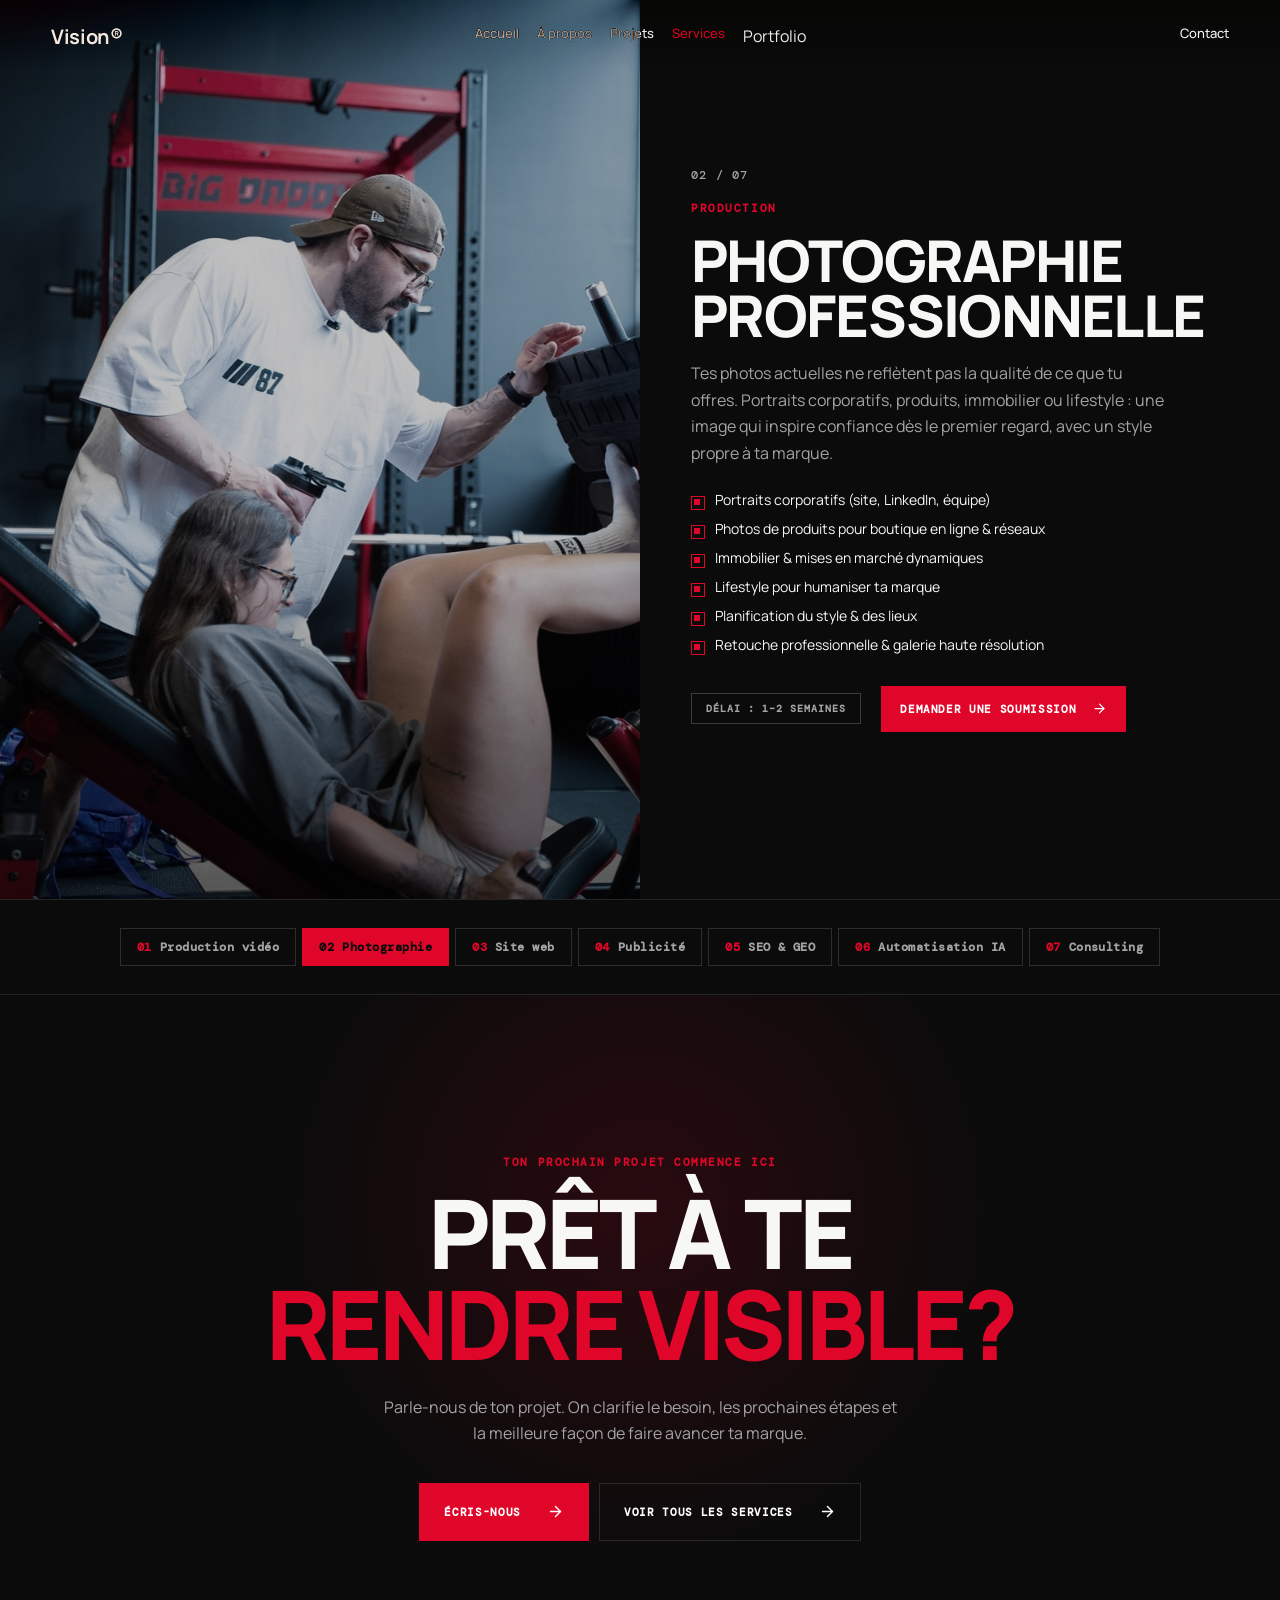
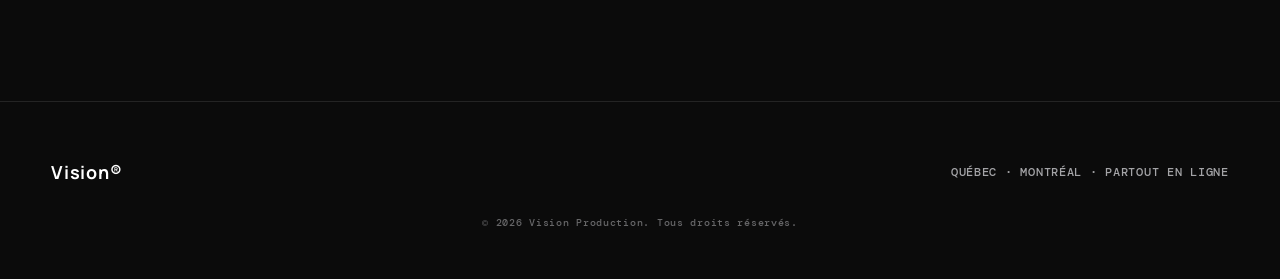
<file: photographie.html>
<!DOCTYPE html>
<html lang="fr">
<head>
<meta charset="UTF-8">
<meta name="viewport" content="width=device-width, initial-scale=1.0">
<!-- Google Tag Manager -->
<script>(function(w,d,s,l,i){w[l]=w[l]||[];w[l].push({'gtm.start':
new Date().getTime(),event:'gtm.js'});var f=d.getElementsByTagName(s)[0],
j=d.createElement(s),dl=l!='dataLayer'?'&l='+l:'';j.async=true;j.src=
'https://www.googletagmanager.com/gtm.js?id='+i+dl;f.parentNode.insertBefore(j,f);
})(window,document,'script','dataLayer','GTM-KDHRDL85');</script>
<!-- End Google Tag Manager -->
<title>Photographe corporatif à Québec | Vision Production</title>
<meta name="description" content="Photographie professionnelle à Québec : portraits corporatifs, produits, immobilier et lifestyle. Un style moderne, cohérent avec ta marque.">
<link rel="canonical" href="https://agence-vision-production-vf.vercel.app/photographie.html">
<meta property="og:type" content="website">
<meta property="og:site_name" content="Vision Production">
<meta property="og:locale" content="fr_CA">
<meta property="og:url" content="https://agence-vision-production-vf.vercel.app/photographie.html">
<meta property="og:title" content="Photographe corporatif à Québec | Vision Production">
<meta property="og:description" content="Photographie professionnelle à Québec : portraits corporatifs, produits, immobilier et lifestyle. Un style moderne, cohérent avec ta marque.">
<meta property="og:image" content="https://agence-vision-production-vf.vercel.app/coach-prive-gym.jpg">
<meta name="twitter:card" content="summary_large_image">
<meta name="twitter:title" content="Photographe corporatif à Québec | Vision Production">
<meta name="twitter:description" content="Photographie professionnelle à Québec : portraits corporatifs, produits, immobilier et lifestyle. Un style moderne, cohérent avec ta marque.">
<meta name="twitter:image" content="https://agence-vision-production-vf.vercel.app/coach-prive-gym.jpg">
<link rel="preconnect" href="https://fonts.googleapis.com">
<link rel="preconnect" href="https://fonts.gstatic.com" crossorigin>
<link href="https://fonts.googleapis.com/css2?family=Anton&family=Geist+Mono:wght@400;500&family=DM+Mono:wght@400;500&family=Manrope:wght@400;500;600;700;800&family=Space+Mono:ital@0;1&display=swap" rel="stylesheet">
<link rel="stylesheet" href="styles.css">
<script type="application/ld+json">
{
  "@context": "https://schema.org",
  "@type": "ProfessionalService",
  "name": "Vision Production",
  "alternateName": "Visual JF",
  "url": "https://agence-vision-production-vf.vercel.app/index.html",
  "image": "https://agence-vision-production-vf.vercel.app/hero-01-video.jpg",
  "email": "info@visionproduction.ca",
  "description": "Agence de production vidéo, photographie, création de site web, publicité et SEO/GEO basée à Québec.",
  "address": {
    "@type": "PostalAddress",
    "addressLocality": "Québec",
    "addressRegion": "QC",
    "addressCountry": "CA"
  },
  "areaServed": [
    "Québec",
    "Lévis",
    "Rive-Sud",
    "Province de Québec"
  ]
}
</script>
<script type="application/ld+json">
{
  "@context": "https://schema.org",
  "@type": "Service",
  "name": "Photographie professionnelle",
  "description": "Portraits corporatifs, photos de produits, immobilier et lifestyle.",
  "provider": {
    "@type": "ProfessionalService",
    "name": "Vision Production"
  },
  "areaServed": [
    "Québec",
    "Lévis",
    "Rive-Sud",
    "Province de Québec"
  ],
  "url": "https://agence-vision-production-vf.vercel.app/photographie.html"
}
</script>
</head>
<body>
<!-- Google Tag Manager (noscript) -->
<noscript><iframe src="https://www.googletagmanager.com/ns.html?id=GTM-KDHRDL85"
height="0" width="0" style="display:none;visibility:hidden"></iframe></noscript>
<!-- End Google Tag Manager (noscript) -->

<div class="progress-bar" id="progressBar"></div>

<header class="nav" id="siteNav">
  <a class="brand" href="https://vision-production-seven.vercel.app/">Vision®</a>
  <nav aria-label="Navigation principale">
    <a href="https://vision-production-seven.vercel.app/" class="split-link"><span>Accueil</span><span aria-hidden="true">Accueil</span></a>
    <a href="a-propos.html" class="split-link"><span>À propos</span><span aria-hidden="true">À propos</span></a>
    <a href="https://vision-production-seven.vercel.app/#projets" class="split-link"><span>Projets</span><span aria-hidden="true">Projets</span></a>
    <a href="index.html" class="split-link is-current"><span>Services</span><span aria-hidden="true">Services</span></a>
    <div class="nav-dropdown" data-dropdown>
      <button type="button" class="split-link nav-dropdown-trigger" data-dropdown-trigger aria-haspopup="true" aria-expanded="false">
        <span>Portfolio</span><span aria-hidden="true">Portfolio</span>
      </button>
      <div class="nav-dropdown-menu" data-dropdown-menu>
        <a href="https://vision-production-seven.vercel.app/portfolio">Portfolio Photo</a>
        <a href="portfolio-web.html">Portfolio Web</a>
        <a href="portfolio-video.html">Portfolio Vidéo</a>
      </div>
    </div>
  </nav>
  <a href="#contact" class="split-link nav-contact"><span>Contact</span><span aria-hidden="true">Contact</span></a>
  <button class="menu-button" type="button" aria-label="Ouvrir le menu" id="menuButton">
    <svg xmlns="http://www.w3.org/2000/svg" width="24" height="24" viewBox="0 0 24 24" fill="none" stroke="currentColor" stroke-width="2" stroke-linecap="round" stroke-linejoin="round"><path d="M4 5h16"></path><path d="M4 12h16"></path><path d="M4 19h16"></path></svg>
  </button>
</header>

<aside class="mobile-menu" id="mobileMenu" aria-hidden="true">
  <button type="button" aria-label="Fermer le menu" id="menuClose">
    <svg xmlns="http://www.w3.org/2000/svg" width="24" height="24" viewBox="0 0 24 24" fill="none" stroke="currentColor" stroke-width="2" stroke-linecap="round" stroke-linejoin="round"><path d="M18 6 6 18"></path><path d="m6 6 12 12"></path></svg>
  </button>
  <a href="https://vision-production-seven.vercel.app/" style="--menu-index:1"><small>01</small>Accueil</a>
  <a href="a-propos.html" style="--menu-index:2"><small>02</small>À propos</a>
  <a href="https://vision-production-seven.vercel.app/#projets" style="--menu-index:3"><small>03</small>Projets</a>
  <a href="index.html" class="is-current" style="--menu-index:4"><small>04</small>Services</a>
  <div class="mobile-menu-item" style="--menu-index:5">
    <div class="mobile-menu-row">
      <small>05</small><span>Portfolio</span>
      <button type="button" class="mobile-dropdown-toggle" data-mobile-dropdown-toggle aria-label="Afficher les sous-pages Portfolio">
        <svg xmlns="http://www.w3.org/2000/svg" width="14" height="14" viewBox="0 0 24 24" fill="none" stroke="currentColor" stroke-width="2.5" stroke-linecap="round" stroke-linejoin="round"><path d="m6 9 6 6 6-6"></path></svg>
      </button>
    </div>
    <div class="mobile-dropdown-panel" data-mobile-dropdown-panel>
      <a href="https://vision-production-seven.vercel.app/portfolio">Portfolio Photo</a>
      <a href="portfolio-web.html">Portfolio Web</a>
      <a href="portfolio-video.html">Portfolio Vidéo</a>
    </div>
  </div>
  <a href="#contact" style="--menu-index:6"><small>06</small>Contact</a>
</aside>

<main>

  <section class="service-detail" id="service-02">
    <div class="service-detail-media parallax" data-parallax>
      <img src="./coach-prive-gym.jpg" alt="Séance photo corporative Vision Production">
    </div>
    <div class="service-detail-copy">
      <span class="service-detail-num site-reveal">02 / 07</span>
      <span class="service-detail-tag site-reveal">PRODUCTION</span>
      <h3 class="site-reveal">PHOTOGRAPHIE<br>PROFESSIONNELLE</h3>
      <p class="site-reveal">
        Tes photos actuelles ne reflètent pas la qualité de ce que tu offres.
        Portraits corporatifs, produits, immobilier ou lifestyle : une image qui
        inspire confiance dès le premier regard, avec un style propre à ta marque.
      </p>
      <ul class="service-checklist site-reveal">
        <li>Portraits corporatifs (site, LinkedIn, équipe)</li>
        <li>Photos de produits pour boutique en ligne &amp; réseaux</li>
        <li>Immobilier &amp; mises en marché dynamiques</li>
        <li>Lifestyle pour humaniser ta marque</li>
        <li>Planification du style &amp; des lieux</li>
        <li>Retouche professionnelle &amp; galerie haute résolution</li>
      </ul>
      <div class="service-detail-foot site-reveal">
        <span class="delay-badge">DÉLAI : 1–2 SEMAINES</span>
        <a href="#contact" class="vp-button-motion small">
          <span>DEMANDER UNE SOUMISSION</span>
          <svg xmlns="http://www.w3.org/2000/svg" width="15" height="15" viewBox="0 0 24 24" fill="none" stroke="currentColor" stroke-width="2" stroke-linecap="round" stroke-linejoin="round"><path d="M5 12h14"></path><path d="m12 5 7 7-7 7"></path></svg>
        </a>
      </div>
    </div>
  </section>

  <!-- SERVICE SWITCHER -->
  <nav class="service-switcher site-reveal" aria-label="Naviguer entre les services">
    <a href="production-video.html" class="service-switcher-item"><span class="service-switcher-num">01</span>Production vidéo</a>
    <a href="photographie.html" class="service-switcher-item is-current" aria-current="page"><span class="service-switcher-num">02</span>Photographie</a>
    <a href="conception-web.html" class="service-switcher-item"><span class="service-switcher-num">03</span>Site web</a>
    <a href="campagnes-publicitaires.html" class="service-switcher-item"><span class="service-switcher-num">04</span>Publicité</a>
    <a href="seo-geo.html" class="service-switcher-item"><span class="service-switcher-num">05</span>SEO &amp; GEO</a>
    <a href="automatisation-ia.html" class="service-switcher-item"><span class="service-switcher-num">06</span>Automatisation IA</a>
    <a href="consulting.html" class="service-switcher-item"><span class="service-switcher-num">07</span>Consulting</a>
  </nav>

  <section class="services-cta" id="contact">
    <div class="spotlight" id="spotlightCta" aria-hidden="true"></div>
    <p class="section-tag site-reveal">TON PROCHAIN PROJET COMMENCE ICI</p>
    <h2 class="site-reveal">PRÊT À TE<br><span class="accent">RENDRE VISIBLE?</span></h2>
    <p class="services-cta-copy site-reveal">
      Parle-nous de ton projet. On clarifie le besoin, les prochaines étapes
      et la meilleure façon de faire avancer ta marque.
    </p>
    <div class="hero-buttons site-reveal">
      <a href="mailto:info@visionproduction.ca" class="vp-button-motion">
        <span>ÉCRIS-NOUS</span>
        <svg xmlns="http://www.w3.org/2000/svg" width="17" height="17" viewBox="0 0 24 24" fill="none" stroke="currentColor" stroke-width="2" stroke-linecap="round" stroke-linejoin="round"><path d="M5 12h14"></path><path d="m12 5 7 7-7 7"></path></svg>
      </a>
      <a href="index.html" class="vp-button-motion secondary">
        <span>VOIR TOUS LES SERVICES</span>
        <svg xmlns="http://www.w3.org/2000/svg" width="17" height="17" viewBox="0 0 24 24" fill="none" stroke="currentColor" stroke-width="2" stroke-linecap="round" stroke-linejoin="round"><path d="M5 12h14"></path><path d="m12 5 7 7-7 7"></path></svg>
      </a>
    </div>
  </section>

</main>

<footer class="site-footer">
  <a class="brand" href="https://vision-production-seven.vercel.app/">Vision®</a>
  <p>QUÉBEC · MONTRÉAL · PARTOUT EN LIGNE</p>
  <p class="copyright">© <span id="year"></span> Vision Production. Tous droits réservés.</p>
</footer>

<script src="script.js"></script>
</body>
</html>
</file>
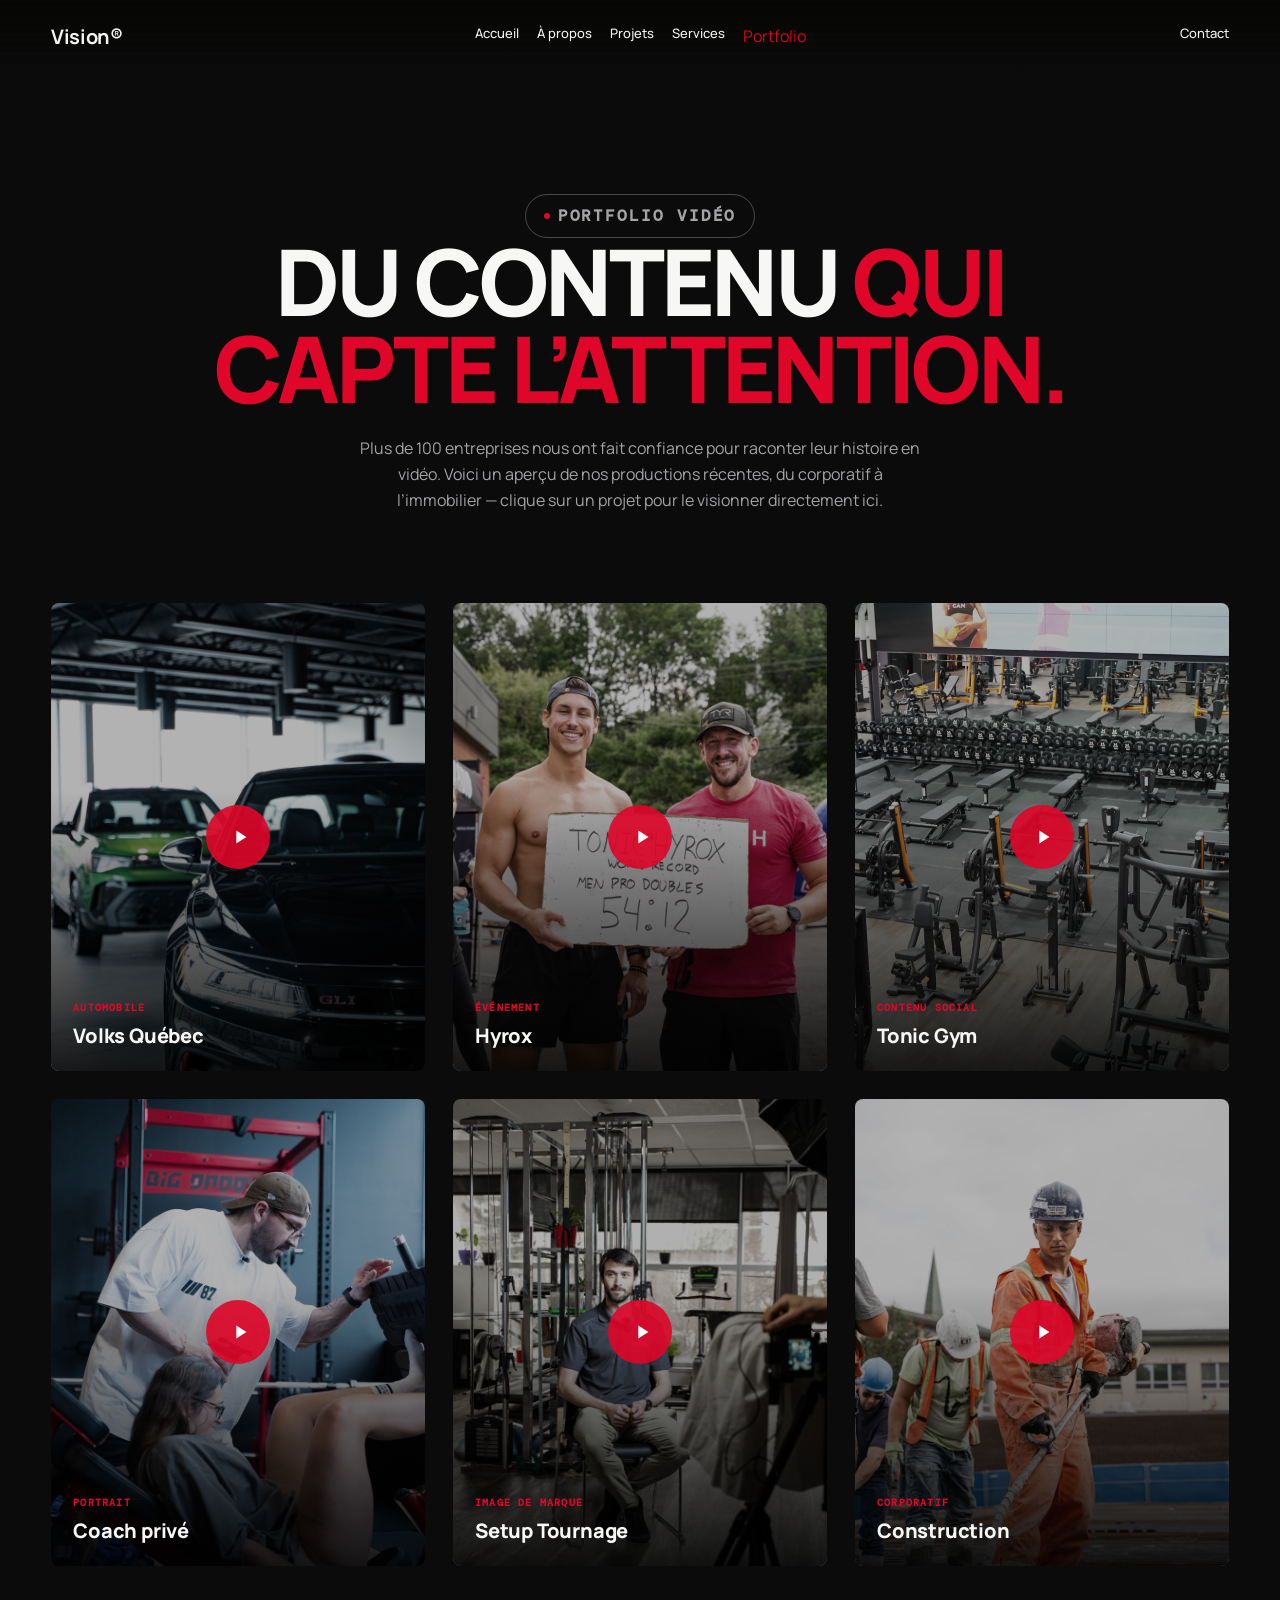
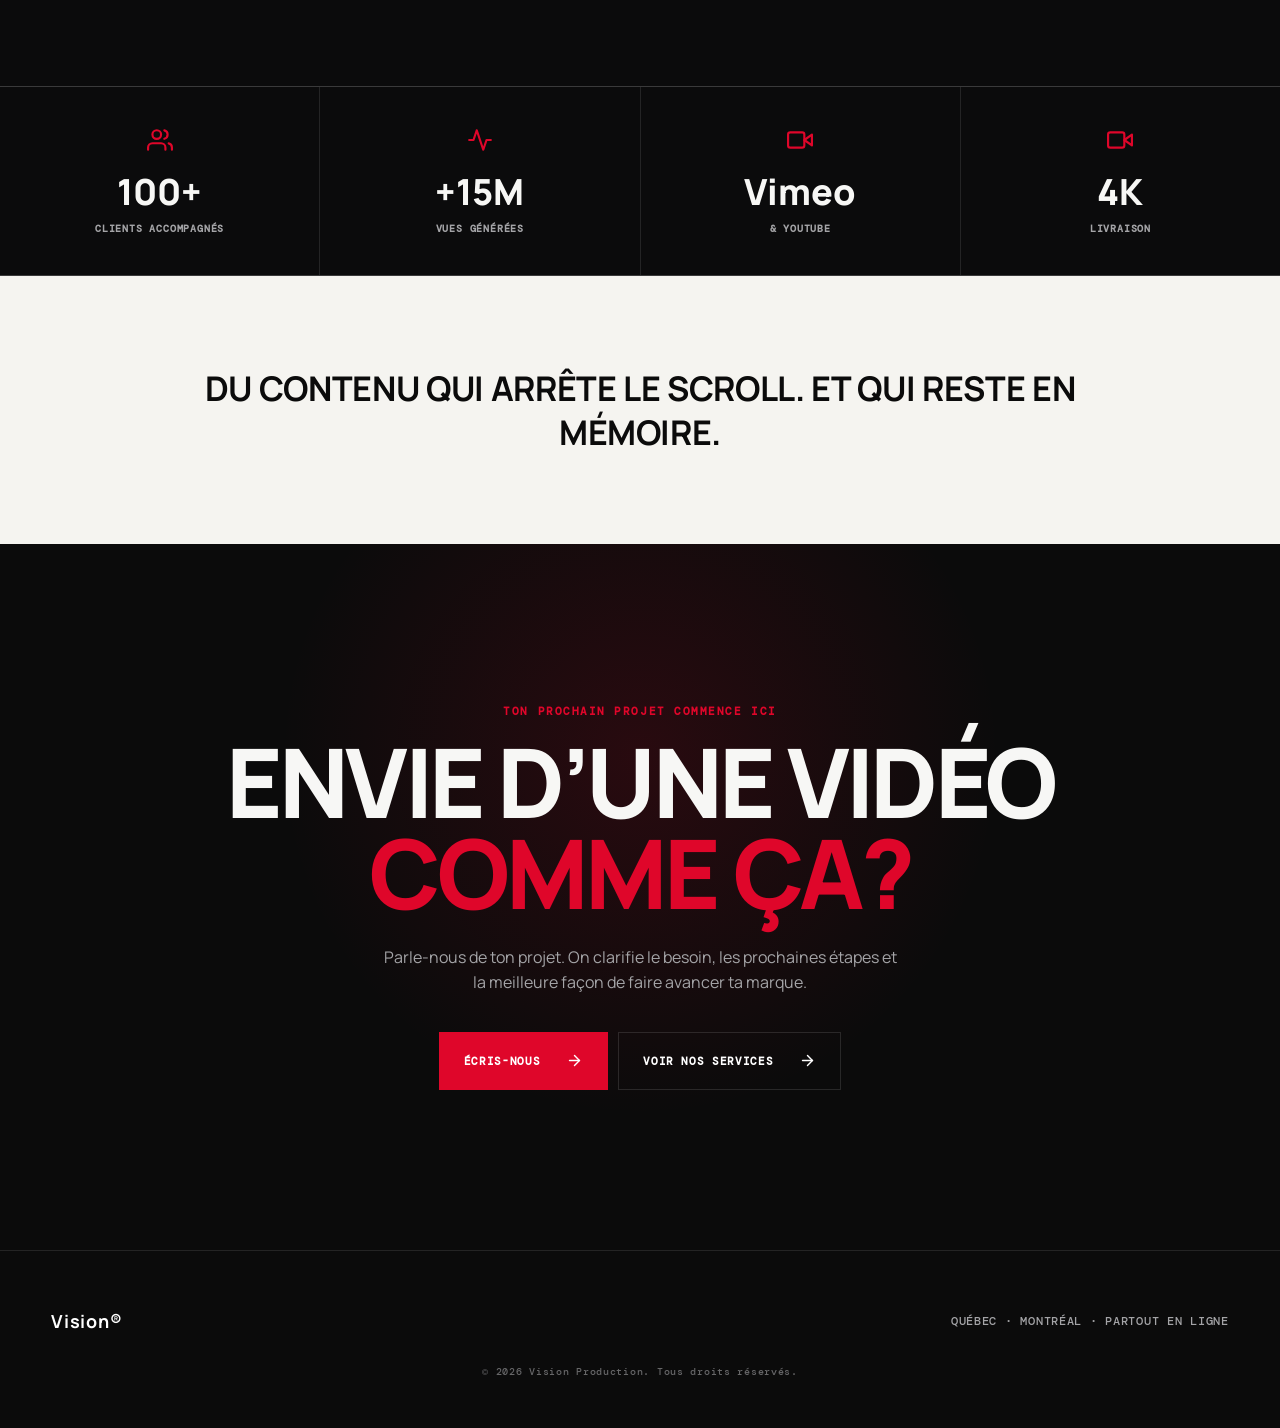
<file: portfolio-video.html>
<!DOCTYPE html>
<html lang="fr">
<head>
<meta charset="UTF-8">
<meta name="viewport" content="width=device-width, initial-scale=1.0">
<!-- Google Tag Manager -->
<script>(function(w,d,s,l,i){w[l]=w[l]||[];w[l].push({'gtm.start':
new Date().getTime(),event:'gtm.js'});var f=d.getElementsByTagName(s)[0],
j=d.createElement(s),dl=l!='dataLayer'?'&l='+l:'';j.async=true;j.src=
'https://www.googletagmanager.com/gtm.js?id='+i+dl;f.parentNode.insertBefore(j,f);
})(window,document,'script','dataLayer','GTM-KDHRDL85');</script>
<!-- End Google Tag Manager -->
<title>Portfolio vidéo | Réalisations de Vision Production</title>
<meta name="description" content="Découvre nos productions vidéo pour des entreprises de Québec : capsules réseaux sociaux, publicités, vidéos corporatives et immobilières.">
<link rel="canonical" href="https://agence-vision-production-vf.vercel.app/portfolio-video.html">
<meta property="og:type" content="website">
<meta property="og:site_name" content="Vision Production">
<meta property="og:locale" content="fr_CA">
<meta property="og:url" content="https://agence-vision-production-vf.vercel.app/portfolio-video.html">
<meta property="og:title" content="Portfolio vidéo | Réalisations de Vision Production">
<meta property="og:description" content="Découvre nos productions vidéo pour des entreprises de Québec : capsules réseaux sociaux, publicités, vidéos corporatives et immobilières.">
<meta property="og:image" content="https://agence-vision-production-vf.vercel.app/volks-quebec.jpg">
<meta name="twitter:card" content="summary_large_image">
<meta name="twitter:title" content="Portfolio vidéo | Réalisations de Vision Production">
<meta name="twitter:description" content="Découvre nos productions vidéo pour des entreprises de Québec : capsules réseaux sociaux, publicités, vidéos corporatives et immobilières.">
<meta name="twitter:image" content="https://agence-vision-production-vf.vercel.app/volks-quebec.jpg">
<link rel="preconnect" href="https://fonts.googleapis.com">
<link rel="preconnect" href="https://fonts.gstatic.com" crossorigin>
<link href="https://fonts.googleapis.com/css2?family=Anton&family=Geist+Mono:wght@400;500&family=DM+Mono:wght@400;500&family=Manrope:wght@400;500;600;700;800&family=Space+Mono:ital@0;1&display=swap" rel="stylesheet">
<link rel="stylesheet" href="styles.css">
<script type="application/ld+json">
{
  "@context": "https://schema.org",
  "@type": "ProfessionalService",
  "name": "Vision Production",
  "alternateName": "Visual JF",
  "url": "https://agence-vision-production-vf.vercel.app/index.html",
  "image": "https://agence-vision-production-vf.vercel.app/hero-01-video.jpg",
  "email": "info@visionproduction.ca",
  "description": "Agence de production vidéo, photographie, création de site web, publicité et SEO/GEO basée à Québec.",
  "address": {
    "@type": "PostalAddress",
    "addressLocality": "Québec",
    "addressRegion": "QC",
    "addressCountry": "CA"
  },
  "areaServed": [
    "Québec",
    "Lévis",
    "Rive-Sud",
    "Province de Québec"
  ]
}
</script>
</head>
<body>
<!-- Google Tag Manager (noscript) -->
<noscript><iframe src="https://www.googletagmanager.com/ns.html?id=GTM-KDHRDL85"
height="0" width="0" style="display:none;visibility:hidden"></iframe></noscript>
<!-- End Google Tag Manager (noscript) -->

<div class="progress-bar" id="progressBar"></div>

<header class="nav" id="siteNav">
  <a class="brand" href="https://vision-production-seven.vercel.app/">Vision®</a>
  <nav aria-label="Navigation principale">
    <a href="https://vision-production-seven.vercel.app/" class="split-link"><span>Accueil</span><span aria-hidden="true">Accueil</span></a>
    <a href="a-propos.html" class="split-link"><span>À propos</span><span aria-hidden="true">À propos</span></a>
    <a href="https://vision-production-seven.vercel.app/#projets" class="split-link"><span>Projets</span><span aria-hidden="true">Projets</span></a>
    <a href="index.html" class="split-link"><span>Services</span><span aria-hidden="true">Services</span></a>
    <div class="nav-dropdown is-current" data-dropdown>
      <button type="button" class="split-link nav-dropdown-trigger" data-dropdown-trigger aria-haspopup="true" aria-expanded="false">
        <span>Portfolio</span><span aria-hidden="true">Portfolio</span>
      </button>
      <div class="nav-dropdown-menu" data-dropdown-menu>
        <a href="https://vision-production-seven.vercel.app/portfolio">Portfolio Photo</a>
        <a href="portfolio-web.html">Portfolio Web</a>
        <a href="portfolio-video.html" class="is-current">Portfolio Vidéo</a>
      </div>
    </div>
  </nav>
  <a href="#contact" class="split-link nav-contact"><span>Contact</span><span aria-hidden="true">Contact</span></a>
  <button class="menu-button" type="button" aria-label="Ouvrir le menu" id="menuButton">
    <svg xmlns="http://www.w3.org/2000/svg" width="24" height="24" viewBox="0 0 24 24" fill="none" stroke="currentColor" stroke-width="2" stroke-linecap="round" stroke-linejoin="round"><path d="M4 5h16"></path><path d="M4 12h16"></path><path d="M4 19h16"></path></svg>
  </button>
</header>

<aside class="mobile-menu" id="mobileMenu" aria-hidden="true">
  <button type="button" aria-label="Fermer le menu" id="menuClose">
    <svg xmlns="http://www.w3.org/2000/svg" width="24" height="24" viewBox="0 0 24 24" fill="none" stroke="currentColor" stroke-width="2" stroke-linecap="round" stroke-linejoin="round"><path d="M18 6 6 18"></path><path d="m6 6 12 12"></path></svg>
  </button>
  <a href="https://vision-production-seven.vercel.app/" style="--menu-index:1"><small>01</small>Accueil</a>
  <a href="a-propos.html" style="--menu-index:2"><small>02</small>À propos</a>
  <a href="https://vision-production-seven.vercel.app/#projets" style="--menu-index:3"><small>03</small>Projets</a>
  <a href="index.html" style="--menu-index:4"><small>04</small>Services</a>
  <div class="mobile-menu-item" style="--menu-index:5">
    <div class="mobile-menu-row is-current">
      <small>05</small><span>Portfolio</span>
      <button type="button" class="mobile-dropdown-toggle" data-mobile-dropdown-toggle aria-label="Afficher les sous-pages Portfolio">
        <svg xmlns="http://www.w3.org/2000/svg" width="14" height="14" viewBox="0 0 24 24" fill="none" stroke="currentColor" stroke-width="2.5" stroke-linecap="round" stroke-linejoin="round"><path d="m6 9 6 6 6-6"></path></svg>
      </button>
    </div>
    <div class="mobile-dropdown-panel" data-mobile-dropdown-panel>
      <a href="https://vision-production-seven.vercel.app/portfolio">Portfolio Photo</a>
      <a href="portfolio-web.html">Portfolio Web</a>
      <a href="portfolio-video.html" class="is-current">Portfolio Vidéo</a>
    </div>
  </div>
  <a href="#contact" style="--menu-index:6"><small>06</small>Contact</a>
</aside>

<main>

  <!-- HEADER -->
  <section class="portfolio-header">
    <p class="portfolio-badge site-reveal"><span class="dot"></span>PORTFOLIO VIDÉO</p>
    <h1 class="site-reveal" style="--reveal-delay:80ms">Du contenu <span class="accent">qui capte l’attention.</span></h1>
    <p class="site-reveal" style="--reveal-delay:180ms">
      Plus de 100 entreprises nous ont fait confiance pour raconter leur histoire
      en vidéo. Voici un aperçu de nos productions récentes, du corporatif à
      l’immobilier — clique sur un projet pour le visionner directement ici.
    </p>
  </section>

  <!-- VIDEO GRID -->
  <section class="video-grid">

    <div class="video-card site-reveal" style="--i:1" tabindex="0" role="button" data-video-src="" data-video-title="Automobile — Volks Québec">
      <img src="./volks-quebec.jpg" alt="Vidéo Automobile — Volks Québec">
      <div class="video-card-overlay">
        <span class="video-card-tag">AUTOMOBILE</span>
        <h3>Volks Québec</h3>
      </div>
      <span class="video-card-play" aria-hidden="true">
        <svg xmlns="http://www.w3.org/2000/svg" viewBox="0 0 24 24" fill="currentColor"><path d="M8 5v14l11-7z"></path></svg>
      </span>
    </div>

    <div class="video-card site-reveal" style="--i:2" tabindex="0" role="button" data-video-src="" data-video-title="Événement — Hyrox">
      <img src="./hyrox.jpg" alt="Vidéo Événement — Hyrox">
      <div class="video-card-overlay">
        <span class="video-card-tag">ÉVÉNEMENT</span>
        <h3>Hyrox</h3>
      </div>
      <span class="video-card-play" aria-hidden="true">
        <svg xmlns="http://www.w3.org/2000/svg" viewBox="0 0 24 24" fill="currentColor"><path d="M8 5v14l11-7z"></path></svg>
      </span>
    </div>

    <div class="video-card site-reveal" style="--i:3" tabindex="0" role="button" data-video-src="" data-video-title="Contenu social — Tonic Gym">
      <img src="./tonic-gym.jpg" alt="Vidéo Contenu social — Tonic Gym">
      <div class="video-card-overlay">
        <span class="video-card-tag">CONTENU SOCIAL</span>
        <h3>Tonic Gym</h3>
      </div>
      <span class="video-card-play" aria-hidden="true">
        <svg xmlns="http://www.w3.org/2000/svg" viewBox="0 0 24 24" fill="currentColor"><path d="M8 5v14l11-7z"></path></svg>
      </span>
    </div>

    <div class="video-card site-reveal" style="--i:4" tabindex="0" role="button" data-video-src="" data-video-title="Portrait — Coach privé">
      <img src="./coach-prive-gym.jpg" alt="Vidéo Portrait — Coach privé">
      <div class="video-card-overlay">
        <span class="video-card-tag">PORTRAIT</span>
        <h3>Coach privé</h3>
      </div>
      <span class="video-card-play" aria-hidden="true">
        <svg xmlns="http://www.w3.org/2000/svg" viewBox="0 0 24 24" fill="currentColor"><path d="M8 5v14l11-7z"></path></svg>
      </span>
    </div>

    <div class="video-card site-reveal" style="--i:5" tabindex="0" role="button" data-video-src="" data-video-title="Image de marque — Setup Tournage">
      <img src="./setup-tournage.jpg" alt="Vidéo Image de marque — Setup Tournage">
      <div class="video-card-overlay">
        <span class="video-card-tag">IMAGE DE MARQUE</span>
        <h3>Setup Tournage</h3>
      </div>
      <span class="video-card-play" aria-hidden="true">
        <svg xmlns="http://www.w3.org/2000/svg" viewBox="0 0 24 24" fill="currentColor"><path d="M8 5v14l11-7z"></path></svg>
      </span>
    </div>

    <div class="video-card site-reveal" style="--i:6" tabindex="0" role="button" data-video-src="" data-video-title="Corporatif — Construction">
      <img src="./construction.jpg" alt="Vidéo Corporatif — Construction">
      <div class="video-card-overlay">
        <span class="video-card-tag">CORPORATIF</span>
        <h3>Construction</h3>
      </div>
      <span class="video-card-play" aria-hidden="true">
        <svg xmlns="http://www.w3.org/2000/svg" viewBox="0 0 24 24" fill="currentColor"><path d="M8 5v14l11-7z"></path></svg>
      </span>
    </div>

  </section>

  <!-- STATS STRIP -->
  <section class="stats-strip">
    <div class="site-reveal">
      <svg xmlns="http://www.w3.org/2000/svg" viewBox="0 0 24 24" fill="none" stroke="currentColor" stroke-width="2" stroke-linecap="round" stroke-linejoin="round"><path d="M17 21v-2a4 4 0 0 0-4-4H5a4 4 0 0 0-4 4v2"></path><circle cx="9" cy="7" r="4"></circle><path d="M23 21v-2a4 4 0 0 0-3-3.87"></path><path d="M16 3.13a4 4 0 0 1 0 7.75"></path></svg>
      <strong>100+</strong>
      <span>CLIENTS ACCOMPAGNÉS</span>
    </div>
    <div class="site-reveal">
      <svg xmlns="http://www.w3.org/2000/svg" viewBox="0 0 24 24" fill="none" stroke="currentColor" stroke-width="2" stroke-linecap="round" stroke-linejoin="round"><path d="M22 12h-4l-3 9L9 3l-3 9H2"></path></svg>
      <strong>+15M</strong>
      <span>VUES GÉNÉRÉES</span>
    </div>
    <div class="site-reveal">
      <svg xmlns="http://www.w3.org/2000/svg" viewBox="0 0 24 24" fill="none" stroke="currentColor" stroke-width="2" stroke-linecap="round" stroke-linejoin="round"><polygon points="23 7 16 12 23 17 23 7"></polygon><rect x="1" y="5" width="15" height="14" rx="2"></rect></svg>
      <strong>Vimeo</strong>
      <span>&amp; YOUTUBE</span>
    </div>
    <div class="site-reveal">
      <svg xmlns="http://www.w3.org/2000/svg" viewBox="0 0 24 24" fill="none" stroke="currentColor" stroke-width="2" stroke-linecap="round" stroke-linejoin="round"><path d="M23 7l-7 5 7 5V7z"></path><rect x="1" y="5" width="15" height="14" rx="2" ry="2"></rect></svg>
      <strong>4K</strong>
      <span>LIVRAISON</span>
    </div>
  </section>

  <!-- TAGLINE -->
  <section class="tagline-banner">
    <p class="site-reveal">DU CONTENU QUI ARRÊTE LE SCROLL. ET QUI RESTE EN MÉMOIRE.</p>
  </section>

  <!-- CTA -->
  <section class="services-cta" id="contact">
    <div class="spotlight" id="spotlightCta" aria-hidden="true"></div>
    <p class="section-tag site-reveal">TON PROCHAIN PROJET COMMENCE ICI</p>
    <h2 class="site-reveal">ENVIE D’UNE VIDÉO<br><span class="accent">COMME ÇA?</span></h2>
    <p class="services-cta-copy site-reveal">
      Parle-nous de ton projet. On clarifie le besoin, les prochaines étapes
      et la meilleure façon de faire avancer ta marque.
    </p>
    <div class="hero-buttons site-reveal">
      <a href="mailto:info@visionproduction.ca" class="vp-button-motion">
        <span>ÉCRIS-NOUS</span>
        <svg xmlns="http://www.w3.org/2000/svg" width="17" height="17" viewBox="0 0 24 24" fill="none" stroke="currentColor" stroke-width="2" stroke-linecap="round" stroke-linejoin="round"><path d="M5 12h14"></path><path d="m12 5 7 7-7 7"></path></svg>
      </a>
      <a href="index.html" class="vp-button-motion secondary">
        <span>VOIR NOS SERVICES</span>
        <svg xmlns="http://www.w3.org/2000/svg" width="17" height="17" viewBox="0 0 24 24" fill="none" stroke="currentColor" stroke-width="2" stroke-linecap="round" stroke-linejoin="round"><path d="M5 12h14"></path><path d="m12 5 7 7-7 7"></path></svg>
      </a>
    </div>
  </section>

</main>

<footer class="site-footer">
  <a class="brand" href="https://vision-production-seven.vercel.app/">Vision®</a>
  <p>QUÉBEC · MONTRÉAL · PARTOUT EN LIGNE</p>
  <p class="copyright">© <span id="year"></span> Vision Production. Tous droits réservés.</p>
</footer>

<div class="video-modal" id="videoModal">
  <div class="video-modal-frame">
    <button type="button" class="video-modal-close" data-video-modal-close aria-label="Fermer la vidéo">
      <svg xmlns="http://www.w3.org/2000/svg" width="18" height="18" viewBox="0 0 24 24" fill="none" stroke="currentColor" stroke-width="2" stroke-linecap="round" stroke-linejoin="round"><path d="M18 6 6 18"></path><path d="m6 6 12 12"></path></svg>
    </button>
    <div data-video-modal-wrap></div>
  </div>
</div>

<script src="script.js"></script>
</body>
</html>
</file>
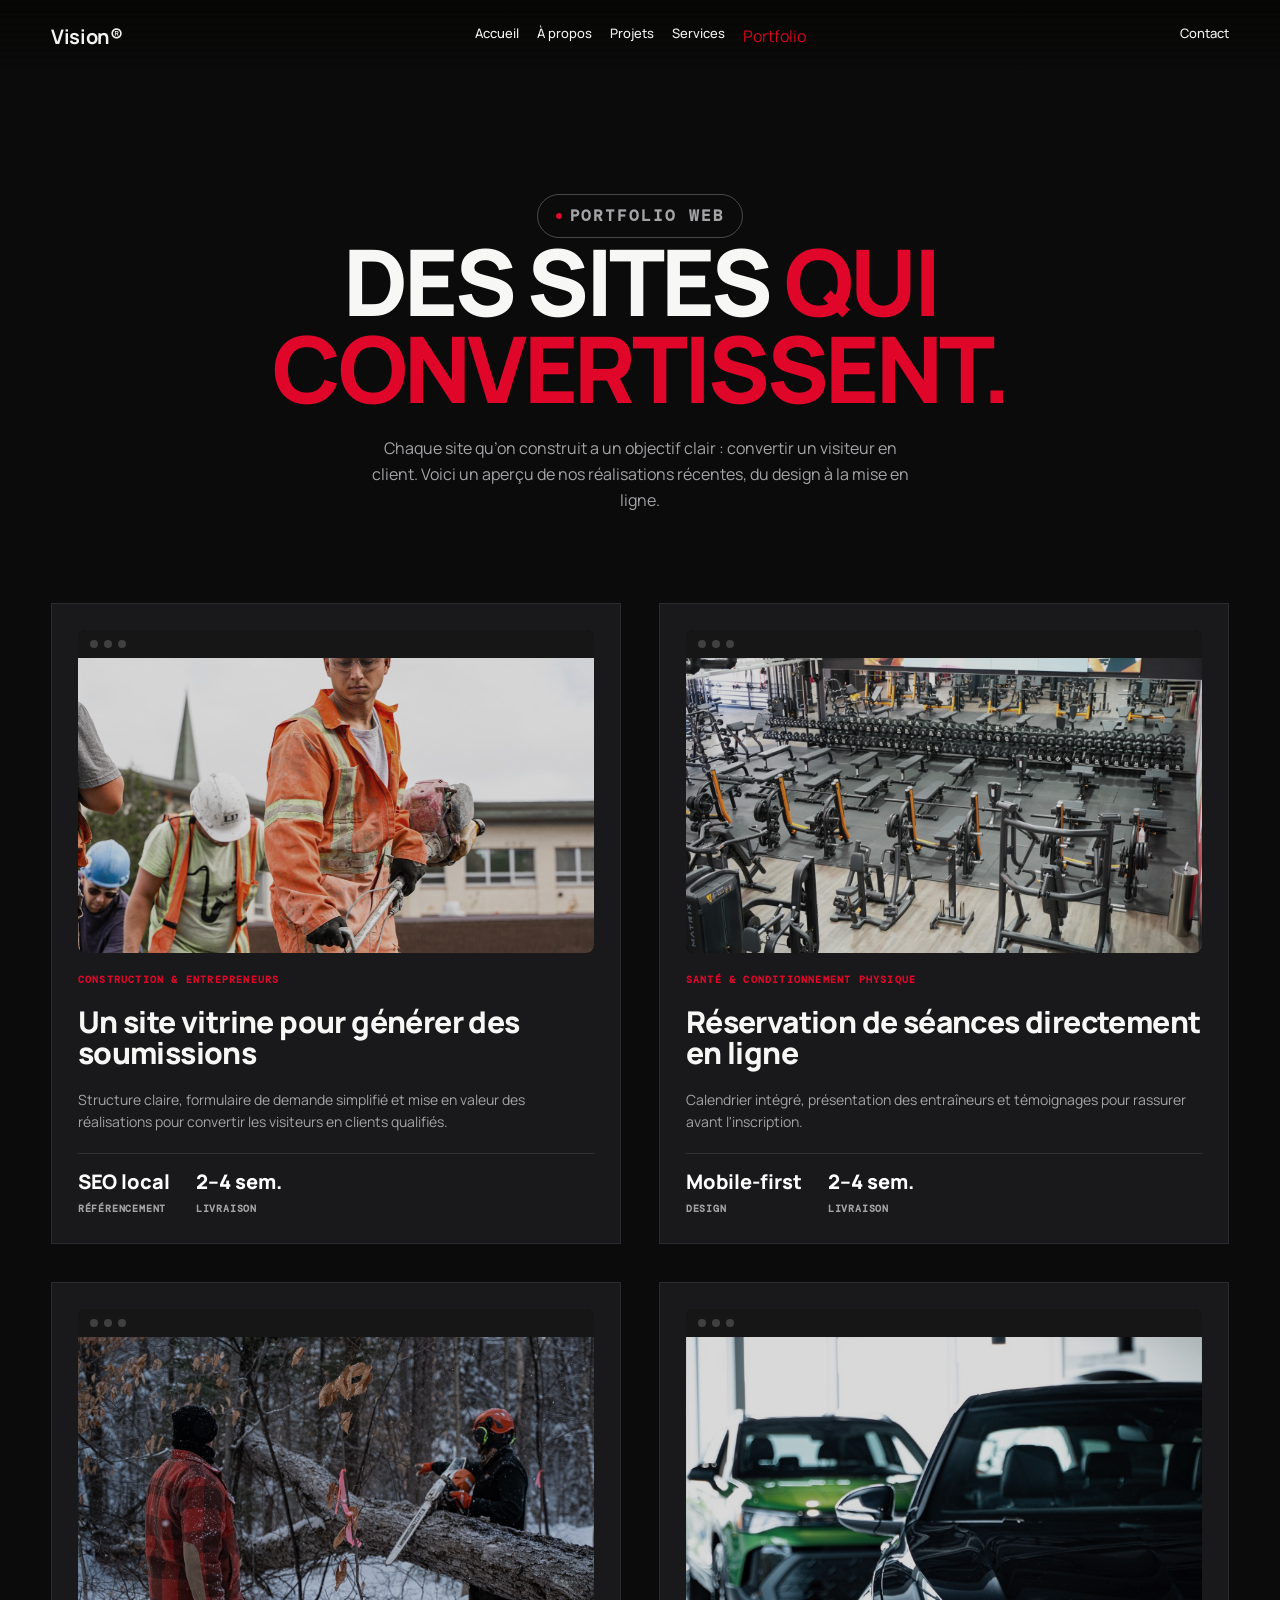
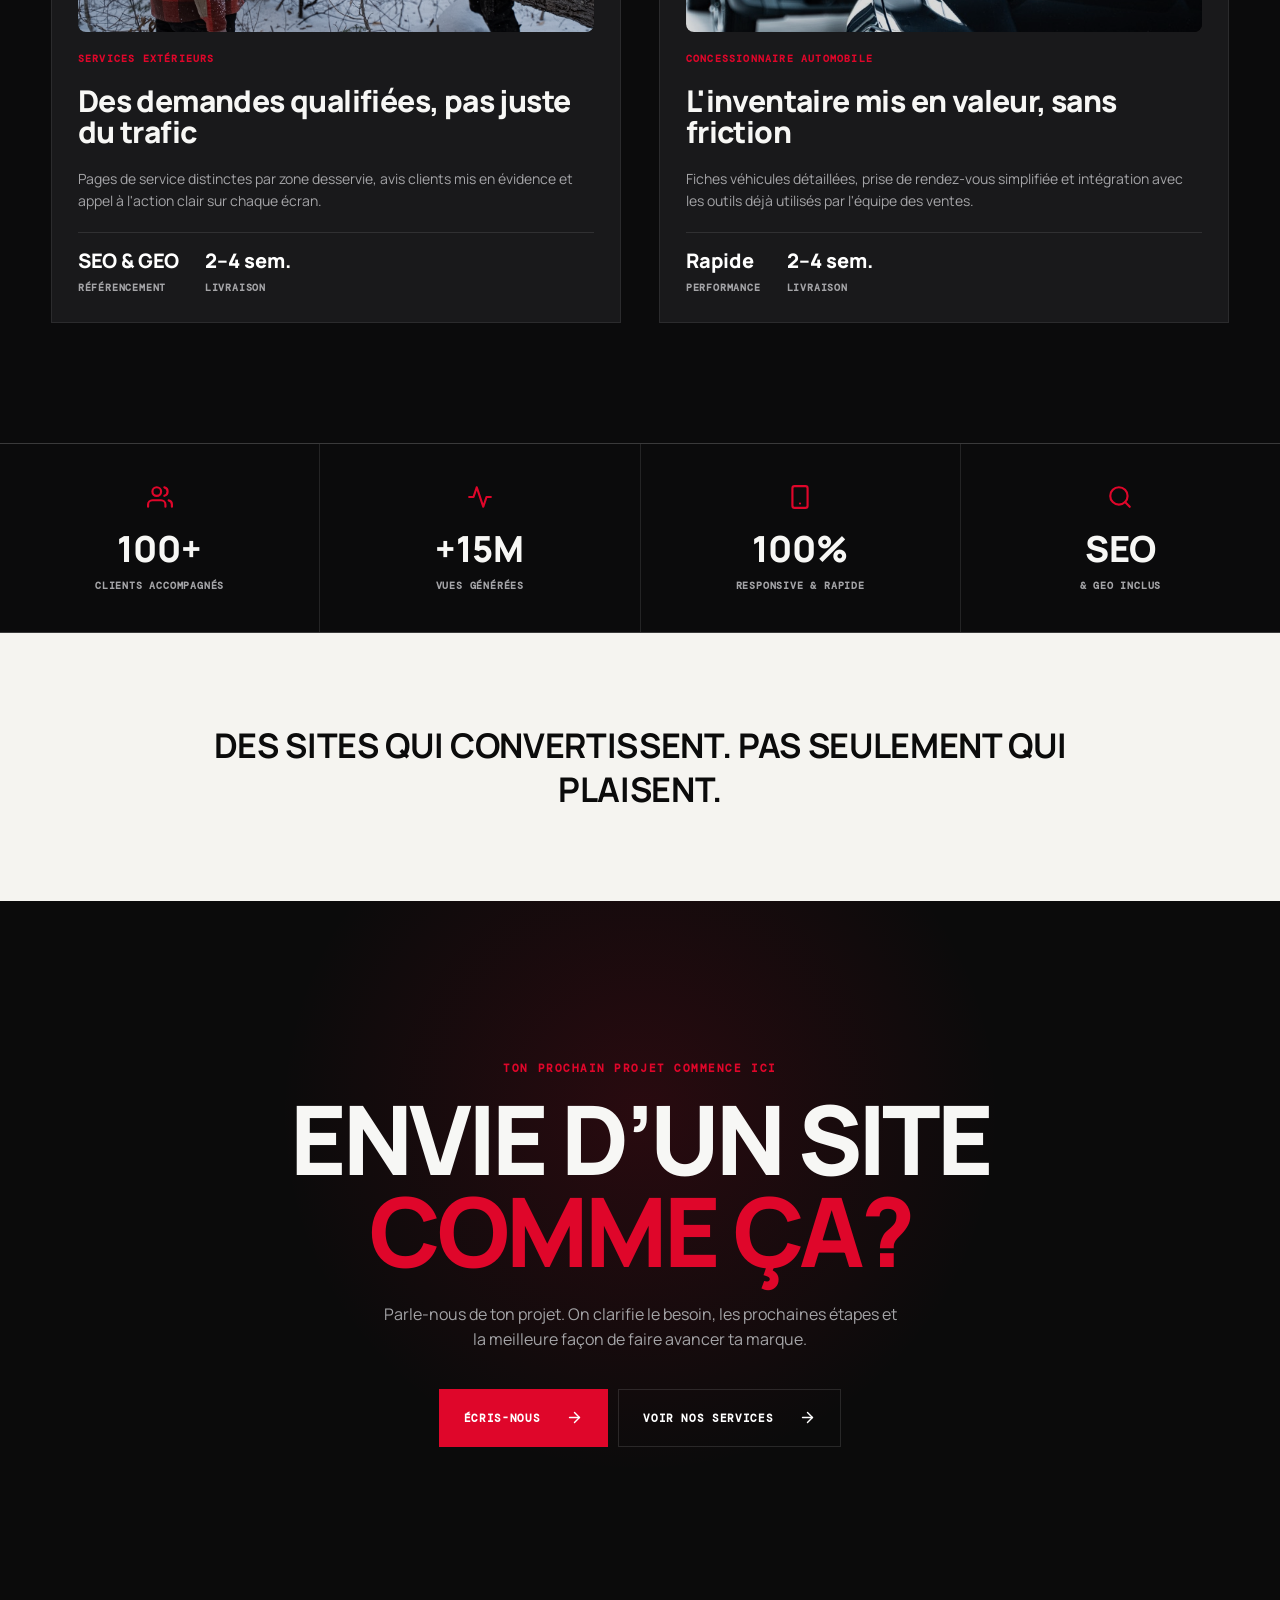
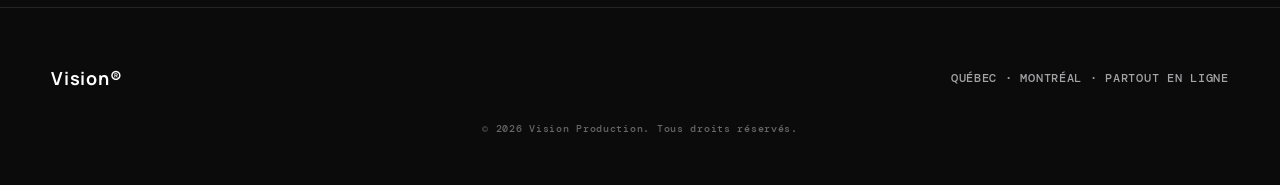
<file: portfolio-web.html>
<!DOCTYPE html>
<html lang="fr">
<head>
<meta charset="UTF-8">
<meta name="viewport" content="width=device-width, initial-scale=1.0">
<!-- Google Tag Manager -->
<script>(function(w,d,s,l,i){w[l]=w[l]||[];w[l].push({'gtm.start':
new Date().getTime(),event:'gtm.js'});var f=d.getElementsByTagName(s)[0],
j=d.createElement(s),dl=l!='dataLayer'?'&l='+l:'';j.async=true;j.src=
'https://www.googletagmanager.com/gtm.js?id='+i+dl;f.parentNode.insertBefore(j,f);
})(window,document,'script','dataLayer','GTM-KDHRDL85');</script>
<!-- End Google Tag Manager -->
<title>Portfolio site web | Réalisations de Vision Production</title>
<meta name="description" content="Découvre les sites web conçus par Vision Production pour des entreprises de Québec : design moderne, rapidité et structure pensée pour convertir.">
<link rel="canonical" href="https://agence-vision-production-vf.vercel.app/portfolio-web.html">
<meta property="og:type" content="website">
<meta property="og:site_name" content="Vision Production">
<meta property="og:locale" content="fr_CA">
<meta property="og:url" content="https://agence-vision-production-vf.vercel.app/portfolio-web.html">
<meta property="og:title" content="Portfolio site web | Réalisations de Vision Production">
<meta property="og:description" content="Découvre les sites web conçus par Vision Production pour des entreprises de Québec : design moderne, rapidité et structure pensée pour convertir.">
<meta property="og:image" content="https://agence-vision-production-vf.vercel.app/construction.jpg">
<meta name="twitter:card" content="summary_large_image">
<meta name="twitter:title" content="Portfolio site web | Réalisations de Vision Production">
<meta name="twitter:description" content="Découvre les sites web conçus par Vision Production pour des entreprises de Québec : design moderne, rapidité et structure pensée pour convertir.">
<meta name="twitter:image" content="https://agence-vision-production-vf.vercel.app/construction.jpg">
<link rel="preconnect" href="https://fonts.googleapis.com">
<link rel="preconnect" href="https://fonts.gstatic.com" crossorigin>
<link href="https://fonts.googleapis.com/css2?family=Anton&family=Geist+Mono:wght@400;500&family=DM+Mono:wght@400;500&family=Manrope:wght@400;500;600;700;800&family=Space+Mono:ital@0;1&display=swap" rel="stylesheet">
<link rel="stylesheet" href="styles.css">
<script type="application/ld+json">
{
  "@context": "https://schema.org",
  "@type": "ProfessionalService",
  "name": "Vision Production",
  "alternateName": "Visual JF",
  "url": "https://agence-vision-production-vf.vercel.app/index.html",
  "image": "https://agence-vision-production-vf.vercel.app/hero-01-video.jpg",
  "email": "info@visionproduction.ca",
  "description": "Agence de production vidéo, photographie, création de site web, publicité et SEO/GEO basée à Québec.",
  "address": {
    "@type": "PostalAddress",
    "addressLocality": "Québec",
    "addressRegion": "QC",
    "addressCountry": "CA"
  },
  "areaServed": [
    "Québec",
    "Lévis",
    "Rive-Sud",
    "Province de Québec"
  ]
}
</script>
</head>
<body>
<!-- Google Tag Manager (noscript) -->
<noscript><iframe src="https://www.googletagmanager.com/ns.html?id=GTM-KDHRDL85"
height="0" width="0" style="display:none;visibility:hidden"></iframe></noscript>
<!-- End Google Tag Manager (noscript) -->

<div class="progress-bar" id="progressBar"></div>

<header class="nav" id="siteNav">
  <a class="brand" href="https://vision-production-seven.vercel.app/">Vision®</a>
  <nav aria-label="Navigation principale">
    <a href="https://vision-production-seven.vercel.app/" class="split-link"><span>Accueil</span><span aria-hidden="true">Accueil</span></a>
    <a href="a-propos.html" class="split-link"><span>À propos</span><span aria-hidden="true">À propos</span></a>
    <a href="https://vision-production-seven.vercel.app/#projets" class="split-link"><span>Projets</span><span aria-hidden="true">Projets</span></a>
    <a href="index.html" class="split-link"><span>Services</span><span aria-hidden="true">Services</span></a>
    <div class="nav-dropdown is-current" data-dropdown>
      <button type="button" class="split-link nav-dropdown-trigger" data-dropdown-trigger aria-haspopup="true" aria-expanded="false">
        <span>Portfolio</span><span aria-hidden="true">Portfolio</span>
      </button>
      <div class="nav-dropdown-menu" data-dropdown-menu>
        <a href="https://vision-production-seven.vercel.app/portfolio">Portfolio Photo</a>
        <a href="portfolio-web.html" class="is-current">Portfolio Web</a>
        <a href="portfolio-video.html">Portfolio Vidéo</a>
      </div>
    </div>
  </nav>
  <a href="#contact" class="split-link nav-contact"><span>Contact</span><span aria-hidden="true">Contact</span></a>
  <button class="menu-button" type="button" aria-label="Ouvrir le menu" id="menuButton">
    <svg xmlns="http://www.w3.org/2000/svg" width="24" height="24" viewBox="0 0 24 24" fill="none" stroke="currentColor" stroke-width="2" stroke-linecap="round" stroke-linejoin="round"><path d="M4 5h16"></path><path d="M4 12h16"></path><path d="M4 19h16"></path></svg>
  </button>
</header>

<aside class="mobile-menu" id="mobileMenu" aria-hidden="true">
  <button type="button" aria-label="Fermer le menu" id="menuClose">
    <svg xmlns="http://www.w3.org/2000/svg" width="24" height="24" viewBox="0 0 24 24" fill="none" stroke="currentColor" stroke-width="2" stroke-linecap="round" stroke-linejoin="round"><path d="M18 6 6 18"></path><path d="m6 6 12 12"></path></svg>
  </button>
  <a href="https://vision-production-seven.vercel.app/" style="--menu-index:1"><small>01</small>Accueil</a>
  <a href="a-propos.html" style="--menu-index:2"><small>02</small>À propos</a>
  <a href="https://vision-production-seven.vercel.app/#projets" style="--menu-index:3"><small>03</small>Projets</a>
  <a href="index.html" style="--menu-index:4"><small>04</small>Services</a>
  <div class="mobile-menu-item" style="--menu-index:5">
    <div class="mobile-menu-row is-current">
      <small>05</small><span>Portfolio</span>
      <button type="button" class="mobile-dropdown-toggle" data-mobile-dropdown-toggle aria-label="Afficher les sous-pages Portfolio">
        <svg xmlns="http://www.w3.org/2000/svg" width="14" height="14" viewBox="0 0 24 24" fill="none" stroke="currentColor" stroke-width="2.5" stroke-linecap="round" stroke-linejoin="round"><path d="m6 9 6 6 6-6"></path></svg>
      </button>
    </div>
    <div class="mobile-dropdown-panel" data-mobile-dropdown-panel>
      <a href="https://vision-production-seven.vercel.app/portfolio">Portfolio Photo</a>
      <a href="portfolio-web.html" class="is-current">Portfolio Web</a>
      <a href="portfolio-video.html">Portfolio Vidéo</a>
    </div>
  </div>
  <a href="#contact" style="--menu-index:6"><small>06</small>Contact</a>
</aside>

<main>

  <!-- HEADER -->
  <section class="portfolio-header">
    <p class="portfolio-badge site-reveal"><span class="dot"></span>PORTFOLIO WEB</p>
    <h1 class="site-reveal" style="--reveal-delay:80ms">Des sites <span class="accent">qui convertissent.</span></h1>
    <p class="site-reveal" style="--reveal-delay:180ms">
      Chaque site qu’on construit a un objectif clair : convertir un visiteur
      en client. Voici un aperçu de nos réalisations récentes, du design à la
      mise en ligne.
    </p>
  </section>

  <!-- PROJECT GRID -->
  <section class="project-grid">

    <article class="project-card site-reveal" style="--i:1">
      <div class="browser-mock">
        <div class="browser-mock-bar"><span></span><span></span><span></span></div>
        <div class="browser-mock-media">
          <img src="./construction.jpg" alt="Site web pour une entreprise de construction">
        </div>
      </div>
      <span class="project-card-tag">CONSTRUCTION &amp; ENTREPRENEURS</span>
      <h3>Un site vitrine pour générer des soumissions</h3>
      <p>Structure claire, formulaire de demande simplifié et mise en valeur des réalisations pour convertir les visiteurs en clients qualifiés.</p>
      <div class="project-card-meta">
        <div><strong>SEO local</strong><span>RÉFÉRENCEMENT</span></div>
        <div><strong>2–4 sem.</strong><span>LIVRAISON</span></div>
      </div>
    </article>

    <article class="project-card site-reveal" style="--i:2">
      <div class="browser-mock">
        <div class="browser-mock-bar"><span></span><span></span><span></span></div>
        <div class="browser-mock-media">
          <img src="./tonic-gym.jpg" alt="Site web pour un centre d'entraînement">
        </div>
      </div>
      <span class="project-card-tag">SANTÉ &amp; CONDITIONNEMENT PHYSIQUE</span>
      <h3>Réservation de séances directement en ligne</h3>
      <p>Calendrier intégré, présentation des entraîneurs et témoignages pour rassurer avant l'inscription.</p>
      <div class="project-card-meta">
        <div><strong>Mobile-first</strong><span>DESIGN</span></div>
        <div><strong>2–4 sem.</strong><span>LIVRAISON</span></div>
      </div>
    </article>

    <article class="project-card site-reveal" style="--i:3">
      <div class="browser-mock">
        <div class="browser-mock-bar"><span></span><span></span><span></span></div>
        <div class="browser-mock-media">
          <img src="./bucheron.jpg" alt="Site web pour un service extérieur">
        </div>
      </div>
      <span class="project-card-tag">SERVICES EXTÉRIEURS</span>
      <h3>Des demandes qualifiées, pas juste du trafic</h3>
      <p>Pages de service distinctes par zone desservie, avis clients mis en évidence et appel à l'action clair sur chaque écran.</p>
      <div class="project-card-meta">
        <div><strong>SEO &amp; GEO</strong><span>RÉFÉRENCEMENT</span></div>
        <div><strong>2–4 sem.</strong><span>LIVRAISON</span></div>
      </div>
    </article>

    <article class="project-card site-reveal" style="--i:4">
      <div class="browser-mock">
        <div class="browser-mock-bar"><span></span><span></span><span></span></div>
        <div class="browser-mock-media">
          <img src="./volks-quebec.jpg" alt="Site web pour un concessionnaire automobile">
        </div>
      </div>
      <span class="project-card-tag">CONCESSIONNAIRE AUTOMOBILE</span>
      <h3>L'inventaire mis en valeur, sans friction</h3>
      <p>Fiches véhicules détaillées, prise de rendez-vous simplifiée et intégration avec les outils déjà utilisés par l'équipe des ventes.</p>
      <div class="project-card-meta">
        <div><strong>Rapide</strong><span>PERFORMANCE</span></div>
        <div><strong>2–4 sem.</strong><span>LIVRAISON</span></div>
      </div>
    </article>

  </section>

  <!-- STATS STRIP -->
  <section class="stats-strip">
    <div class="site-reveal">
      <svg xmlns="http://www.w3.org/2000/svg" viewBox="0 0 24 24" fill="none" stroke="currentColor" stroke-width="2" stroke-linecap="round" stroke-linejoin="round"><path d="M17 21v-2a4 4 0 0 0-4-4H5a4 4 0 0 0-4 4v2"></path><circle cx="9" cy="7" r="4"></circle><path d="M23 21v-2a4 4 0 0 0-3-3.87"></path><path d="M16 3.13a4 4 0 0 1 0 7.75"></path></svg>
      <strong>100+</strong>
      <span>CLIENTS ACCOMPAGNÉS</span>
    </div>
    <div class="site-reveal">
      <svg xmlns="http://www.w3.org/2000/svg" viewBox="0 0 24 24" fill="none" stroke="currentColor" stroke-width="2" stroke-linecap="round" stroke-linejoin="round"><path d="M22 12h-4l-3 9L9 3l-3 9H2"></path></svg>
      <strong>+15M</strong>
      <span>VUES GÉNÉRÉES</span>
    </div>
    <div class="site-reveal">
      <svg xmlns="http://www.w3.org/2000/svg" viewBox="0 0 24 24" fill="none" stroke="currentColor" stroke-width="2" stroke-linecap="round" stroke-linejoin="round"><rect x="5" y="2" width="14" height="20" rx="2"></rect><path d="M12 18h.01"></path></svg>
      <strong>100%</strong>
      <span>RESPONSIVE &amp; RAPIDE</span>
    </div>
    <div class="site-reveal">
      <svg xmlns="http://www.w3.org/2000/svg" viewBox="0 0 24 24" fill="none" stroke="currentColor" stroke-width="2" stroke-linecap="round" stroke-linejoin="round"><circle cx="11" cy="11" r="8"></circle><path d="m21 21-4.3-4.3"></path></svg>
      <strong>SEO</strong>
      <span>&amp; GEO INCLUS</span>
    </div>
  </section>

  <!-- TAGLINE -->
  <section class="tagline-banner">
    <p class="site-reveal">DES SITES QUI CONVERTISSENT. PAS SEULEMENT QUI PLAISENT.</p>
  </section>

  <!-- CTA -->
  <section class="services-cta" id="contact">
    <div class="spotlight" id="spotlightCta" aria-hidden="true"></div>
    <p class="section-tag site-reveal">TON PROCHAIN PROJET COMMENCE ICI</p>
    <h2 class="site-reveal">ENVIE D’UN SITE<br><span class="accent">COMME ÇA?</span></h2>
    <p class="services-cta-copy site-reveal">
      Parle-nous de ton projet. On clarifie le besoin, les prochaines étapes
      et la meilleure façon de faire avancer ta marque.
    </p>
    <div class="hero-buttons site-reveal">
      <a href="mailto:info@visionproduction.ca" class="vp-button-motion">
        <span>ÉCRIS-NOUS</span>
        <svg xmlns="http://www.w3.org/2000/svg" width="17" height="17" viewBox="0 0 24 24" fill="none" stroke="currentColor" stroke-width="2" stroke-linecap="round" stroke-linejoin="round"><path d="M5 12h14"></path><path d="m12 5 7 7-7 7"></path></svg>
      </a>
      <a href="index.html" class="vp-button-motion secondary">
        <span>VOIR NOS SERVICES</span>
        <svg xmlns="http://www.w3.org/2000/svg" width="17" height="17" viewBox="0 0 24 24" fill="none" stroke="currentColor" stroke-width="2" stroke-linecap="round" stroke-linejoin="round"><path d="M5 12h14"></path><path d="m12 5 7 7-7 7"></path></svg>
      </a>
    </div>
  </section>

</main>

<footer class="site-footer">
  <a class="brand" href="https://vision-production-seven.vercel.app/">Vision®</a>
  <p>QUÉBEC · MONTRÉAL · PARTOUT EN LIGNE</p>
  <p class="copyright">© <span id="year"></span> Vision Production. Tous droits réservés.</p>
</footer>

<script src="script.js"></script>
</body>
</html>
</file>
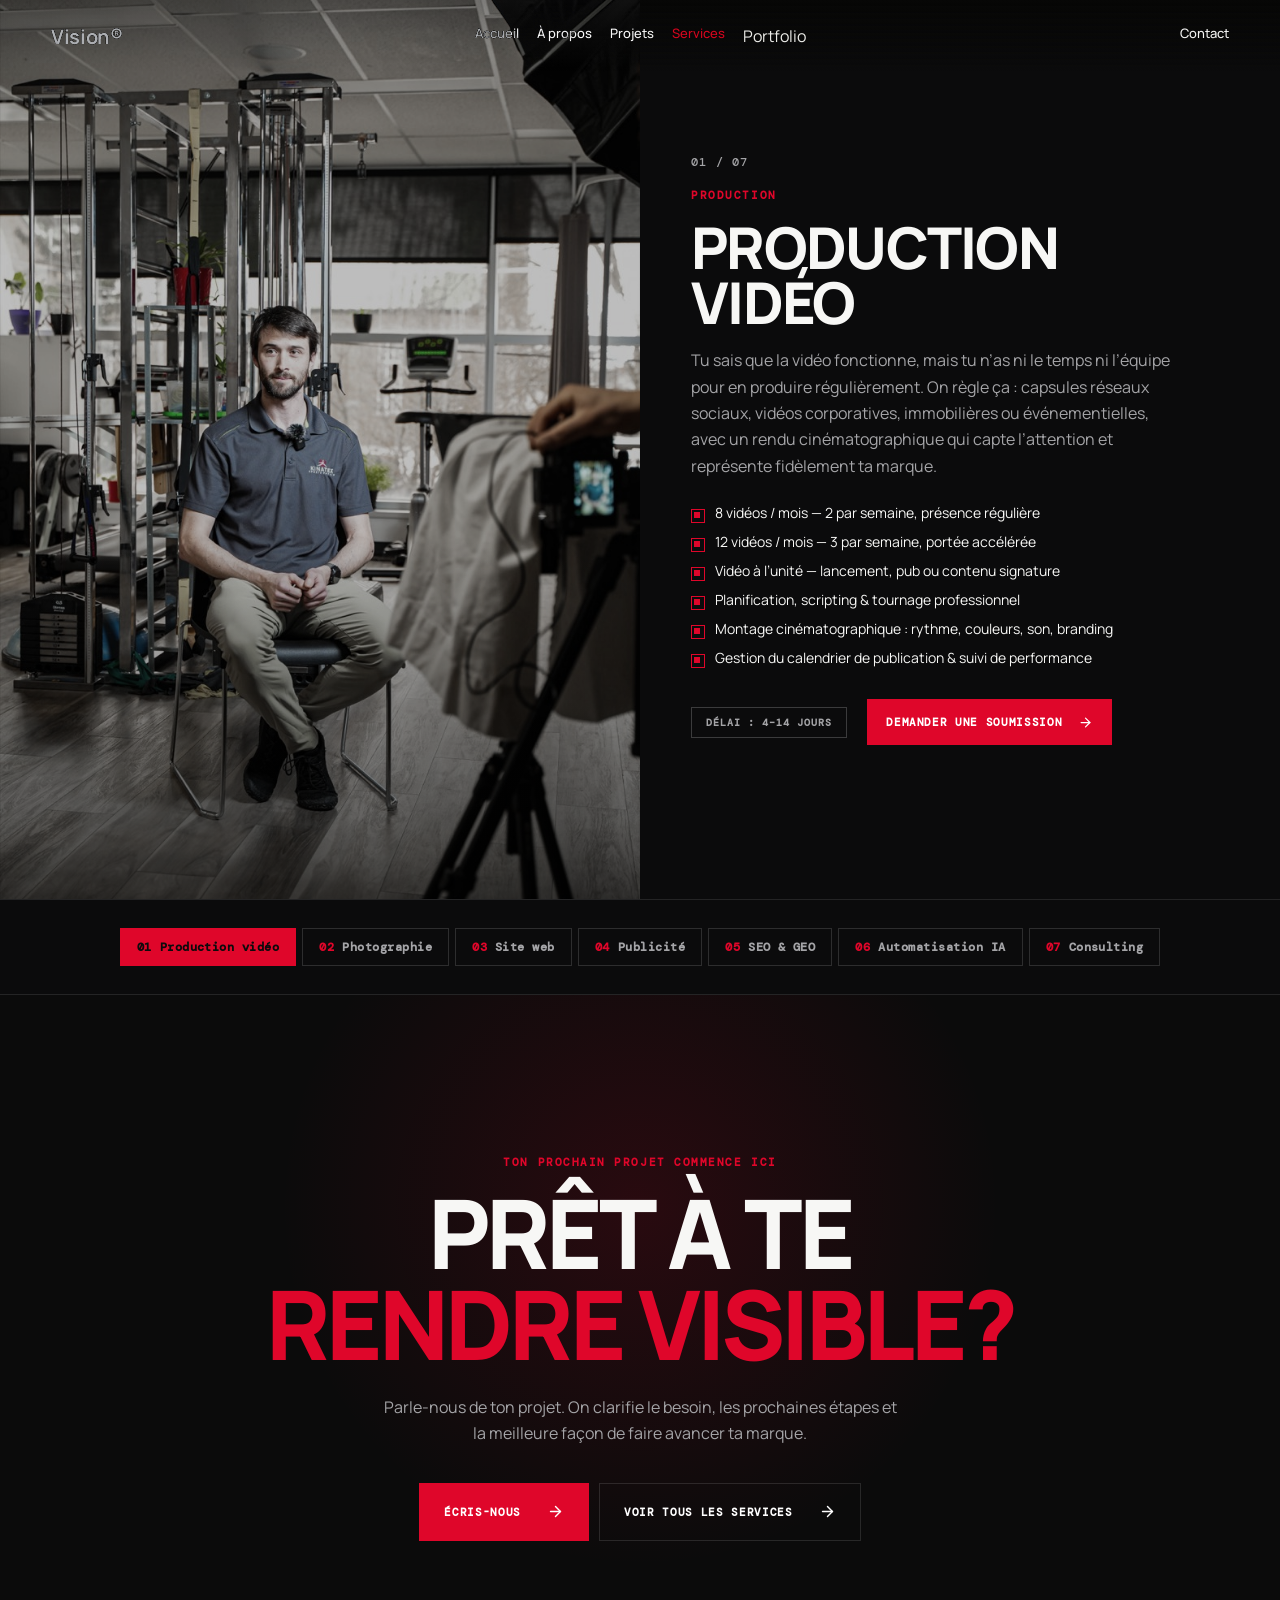
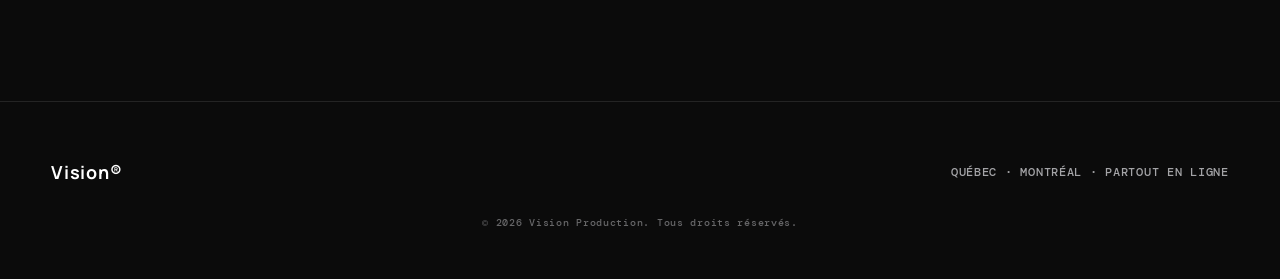
<file: production-video.html>
<!DOCTYPE html>
<html lang="fr">
<head>
<meta charset="UTF-8">
<meta name="viewport" content="width=device-width, initial-scale=1.0">
<!-- Google Tag Manager -->
<script>(function(w,d,s,l,i){w[l]=w[l]||[];w[l].push({'gtm.start':
new Date().getTime(),event:'gtm.js'});var f=d.getElementsByTagName(s)[0],
j=d.createElement(s),dl=l!='dataLayer'?'&l='+l:'';j.async=true;j.src=
'https://www.googletagmanager.com/gtm.js?id='+i+dl;f.parentNode.insertBefore(j,f);
})(window,document,'script','dataLayer','GTM-KDHRDL85');</script>
<!-- End Google Tag Manager -->
<title>Production vidéo à Québec | Vision Production</title>
<meta name="description" content="Production vidéo professionnelle à Québec : capsules réseaux sociaux, vidéos corporatives, immobilières et publicitaires. Forfaits mensuels ou à l'unité.">
<link rel="canonical" href="https://agence-vision-production-vf.vercel.app/production-video.html">
<meta property="og:type" content="website">
<meta property="og:site_name" content="Vision Production">
<meta property="og:locale" content="fr_CA">
<meta property="og:url" content="https://agence-vision-production-vf.vercel.app/production-video.html">
<meta property="og:title" content="Production vidéo à Québec | Vision Production">
<meta property="og:description" content="Production vidéo professionnelle à Québec : capsules réseaux sociaux, vidéos corporatives, immobilières et publicitaires. Forfaits mensuels ou à l&#x27;unité.">
<meta property="og:image" content="https://agence-vision-production-vf.vercel.app/setup-tournage.jpg">
<meta name="twitter:card" content="summary_large_image">
<meta name="twitter:title" content="Production vidéo à Québec | Vision Production">
<meta name="twitter:description" content="Production vidéo professionnelle à Québec : capsules réseaux sociaux, vidéos corporatives, immobilières et publicitaires. Forfaits mensuels ou à l&#x27;unité.">
<meta name="twitter:image" content="https://agence-vision-production-vf.vercel.app/setup-tournage.jpg">
<link rel="preconnect" href="https://fonts.googleapis.com">
<link rel="preconnect" href="https://fonts.gstatic.com" crossorigin>
<link href="https://fonts.googleapis.com/css2?family=Anton&family=Geist+Mono:wght@400;500&family=DM+Mono:wght@400;500&family=Manrope:wght@400;500;600;700;800&family=Space+Mono:ital@0;1&display=swap" rel="stylesheet">
<link rel="stylesheet" href="styles.css">
<script type="application/ld+json">
{
  "@context": "https://schema.org",
  "@type": "ProfessionalService",
  "name": "Vision Production",
  "alternateName": "Visual JF",
  "url": "https://agence-vision-production-vf.vercel.app/index.html",
  "image": "https://agence-vision-production-vf.vercel.app/hero-01-video.jpg",
  "email": "info@visionproduction.ca",
  "description": "Agence de production vidéo, photographie, création de site web, publicité et SEO/GEO basée à Québec.",
  "address": {
    "@type": "PostalAddress",
    "addressLocality": "Québec",
    "addressRegion": "QC",
    "addressCountry": "CA"
  },
  "areaServed": [
    "Québec",
    "Lévis",
    "Rive-Sud",
    "Province de Québec"
  ]
}
</script>
<script type="application/ld+json">
{
  "@context": "https://schema.org",
  "@type": "Service",
  "name": "Production vidéo",
  "description": "Capsules réseaux sociaux, vidéos corporatives, immobilières et publicitaires, en forfaits mensuels ou à l'unité.",
  "provider": {
    "@type": "ProfessionalService",
    "name": "Vision Production"
  },
  "areaServed": [
    "Québec",
    "Lévis",
    "Rive-Sud",
    "Province de Québec"
  ],
  "url": "https://agence-vision-production-vf.vercel.app/production-video.html"
}
</script>
</head>
<body>
<!-- Google Tag Manager (noscript) -->
<noscript><iframe src="https://www.googletagmanager.com/ns.html?id=GTM-KDHRDL85"
height="0" width="0" style="display:none;visibility:hidden"></iframe></noscript>
<!-- End Google Tag Manager (noscript) -->

<div class="progress-bar" id="progressBar"></div>

<header class="nav" id="siteNav">
  <a class="brand" href="https://vision-production-seven.vercel.app/">Vision®</a>
  <nav aria-label="Navigation principale">
    <a href="https://vision-production-seven.vercel.app/" class="split-link"><span>Accueil</span><span aria-hidden="true">Accueil</span></a>
    <a href="a-propos.html" class="split-link"><span>À propos</span><span aria-hidden="true">À propos</span></a>
    <a href="https://vision-production-seven.vercel.app/#projets" class="split-link"><span>Projets</span><span aria-hidden="true">Projets</span></a>
    <a href="index.html" class="split-link is-current"><span>Services</span><span aria-hidden="true">Services</span></a>
    <div class="nav-dropdown" data-dropdown>
      <button type="button" class="split-link nav-dropdown-trigger" data-dropdown-trigger aria-haspopup="true" aria-expanded="false">
        <span>Portfolio</span><span aria-hidden="true">Portfolio</span>
      </button>
      <div class="nav-dropdown-menu" data-dropdown-menu>
        <a href="https://vision-production-seven.vercel.app/portfolio">Portfolio Photo</a>
        <a href="portfolio-web.html">Portfolio Web</a>
        <a href="portfolio-video.html">Portfolio Vidéo</a>
      </div>
    </div>
  </nav>
  <a href="#contact" class="split-link nav-contact"><span>Contact</span><span aria-hidden="true">Contact</span></a>
  <button class="menu-button" type="button" aria-label="Ouvrir le menu" id="menuButton">
    <svg xmlns="http://www.w3.org/2000/svg" width="24" height="24" viewBox="0 0 24 24" fill="none" stroke="currentColor" stroke-width="2" stroke-linecap="round" stroke-linejoin="round"><path d="M4 5h16"></path><path d="M4 12h16"></path><path d="M4 19h16"></path></svg>
  </button>
</header>

<aside class="mobile-menu" id="mobileMenu" aria-hidden="true">
  <button type="button" aria-label="Fermer le menu" id="menuClose">
    <svg xmlns="http://www.w3.org/2000/svg" width="24" height="24" viewBox="0 0 24 24" fill="none" stroke="currentColor" stroke-width="2" stroke-linecap="round" stroke-linejoin="round"><path d="M18 6 6 18"></path><path d="m6 6 12 12"></path></svg>
  </button>
  <a href="https://vision-production-seven.vercel.app/" style="--menu-index:1"><small>01</small>Accueil</a>
  <a href="a-propos.html" style="--menu-index:2"><small>02</small>À propos</a>
  <a href="https://vision-production-seven.vercel.app/#projets" style="--menu-index:3"><small>03</small>Projets</a>
  <a href="index.html" class="is-current" style="--menu-index:4"><small>04</small>Services</a>
  <div class="mobile-menu-item" style="--menu-index:5">
    <div class="mobile-menu-row">
      <small>05</small><span>Portfolio</span>
      <button type="button" class="mobile-dropdown-toggle" data-mobile-dropdown-toggle aria-label="Afficher les sous-pages Portfolio">
        <svg xmlns="http://www.w3.org/2000/svg" width="14" height="14" viewBox="0 0 24 24" fill="none" stroke="currentColor" stroke-width="2.5" stroke-linecap="round" stroke-linejoin="round"><path d="m6 9 6 6 6-6"></path></svg>
      </button>
    </div>
    <div class="mobile-dropdown-panel" data-mobile-dropdown-panel>
      <a href="https://vision-production-seven.vercel.app/portfolio">Portfolio Photo</a>
      <a href="portfolio-web.html">Portfolio Web</a>
      <a href="portfolio-video.html">Portfolio Vidéo</a>
    </div>
  </div>
  <a href="#contact" style="--menu-index:6"><small>06</small>Contact</a>
</aside>

<main>

  <section class="service-detail" id="service-01">
    <div class="service-detail-media parallax" data-parallax>
      <img src="./setup-tournage.jpg" alt="Équipe Vision Production en tournage">
    </div>
    <div class="service-detail-copy">
      <span class="service-detail-num site-reveal">01 / 07</span>
      <span class="service-detail-tag site-reveal">PRODUCTION</span>
      <h3 class="site-reveal">PRODUCTION<br>VIDÉO</h3>
      <p class="site-reveal">
        Tu sais que la vidéo fonctionne, mais tu n’as ni le temps ni l’équipe pour
        en produire régulièrement. On règle ça : capsules réseaux sociaux, vidéos
        corporatives, immobilières ou événementielles, avec un rendu cinématographique
        qui capte l’attention et représente fidèlement ta marque.
      </p>
      <ul class="service-checklist site-reveal">
        <li>8 vidéos / mois — 2 par semaine, présence régulière</li>
        <li>12 vidéos / mois — 3 par semaine, portée accélérée</li>
        <li>Vidéo à l’unité — lancement, pub ou contenu signature</li>
        <li>Planification, scripting &amp; tournage professionnel</li>
        <li>Montage cinématographique : rythme, couleurs, son, branding</li>
        <li>Gestion du calendrier de publication &amp; suivi de performance</li>
      </ul>
      <div class="service-detail-foot site-reveal">
        <span class="delay-badge">DÉLAI : 4–14 JOURS</span>
        <a href="#contact" class="vp-button-motion small">
          <span>DEMANDER UNE SOUMISSION</span>
          <svg xmlns="http://www.w3.org/2000/svg" width="15" height="15" viewBox="0 0 24 24" fill="none" stroke="currentColor" stroke-width="2" stroke-linecap="round" stroke-linejoin="round"><path d="M5 12h14"></path><path d="m12 5 7 7-7 7"></path></svg>
        </a>
      </div>
    </div>
  </section>

  <!-- SERVICE SWITCHER -->
  <nav class="service-switcher site-reveal" aria-label="Naviguer entre les services">
    <a href="production-video.html" class="service-switcher-item is-current" aria-current="page"><span class="service-switcher-num">01</span>Production vidéo</a>
    <a href="photographie.html" class="service-switcher-item"><span class="service-switcher-num">02</span>Photographie</a>
    <a href="conception-web.html" class="service-switcher-item"><span class="service-switcher-num">03</span>Site web</a>
    <a href="campagnes-publicitaires.html" class="service-switcher-item"><span class="service-switcher-num">04</span>Publicité</a>
    <a href="seo-geo.html" class="service-switcher-item"><span class="service-switcher-num">05</span>SEO &amp; GEO</a>
    <a href="automatisation-ia.html" class="service-switcher-item"><span class="service-switcher-num">06</span>Automatisation IA</a>
    <a href="consulting.html" class="service-switcher-item"><span class="service-switcher-num">07</span>Consulting</a>
  </nav>

  <section class="services-cta" id="contact">
    <div class="spotlight" id="spotlightCta" aria-hidden="true"></div>
    <p class="section-tag site-reveal">TON PROCHAIN PROJET COMMENCE ICI</p>
    <h2 class="site-reveal">PRÊT À TE<br><span class="accent">RENDRE VISIBLE?</span></h2>
    <p class="services-cta-copy site-reveal">
      Parle-nous de ton projet. On clarifie le besoin, les prochaines étapes
      et la meilleure façon de faire avancer ta marque.
    </p>
    <div class="hero-buttons site-reveal">
      <a href="mailto:info@visionproduction.ca" class="vp-button-motion">
        <span>ÉCRIS-NOUS</span>
        <svg xmlns="http://www.w3.org/2000/svg" width="17" height="17" viewBox="0 0 24 24" fill="none" stroke="currentColor" stroke-width="2" stroke-linecap="round" stroke-linejoin="round"><path d="M5 12h14"></path><path d="m12 5 7 7-7 7"></path></svg>
      </a>
      <a href="index.html" class="vp-button-motion secondary">
        <span>VOIR TOUS LES SERVICES</span>
        <svg xmlns="http://www.w3.org/2000/svg" width="17" height="17" viewBox="0 0 24 24" fill="none" stroke="currentColor" stroke-width="2" stroke-linecap="round" stroke-linejoin="round"><path d="M5 12h14"></path><path d="m12 5 7 7-7 7"></path></svg>
      </a>
    </div>
  </section>

</main>

<footer class="site-footer">
  <a class="brand" href="https://vision-production-seven.vercel.app/">Vision®</a>
  <p>QUÉBEC · MONTRÉAL · PARTOUT EN LIGNE</p>
  <p class="copyright">© <span id="year"></span> Vision Production. Tous droits réservés.</p>
</footer>

<script src="script.js"></script>
</body>
</html>
</file>
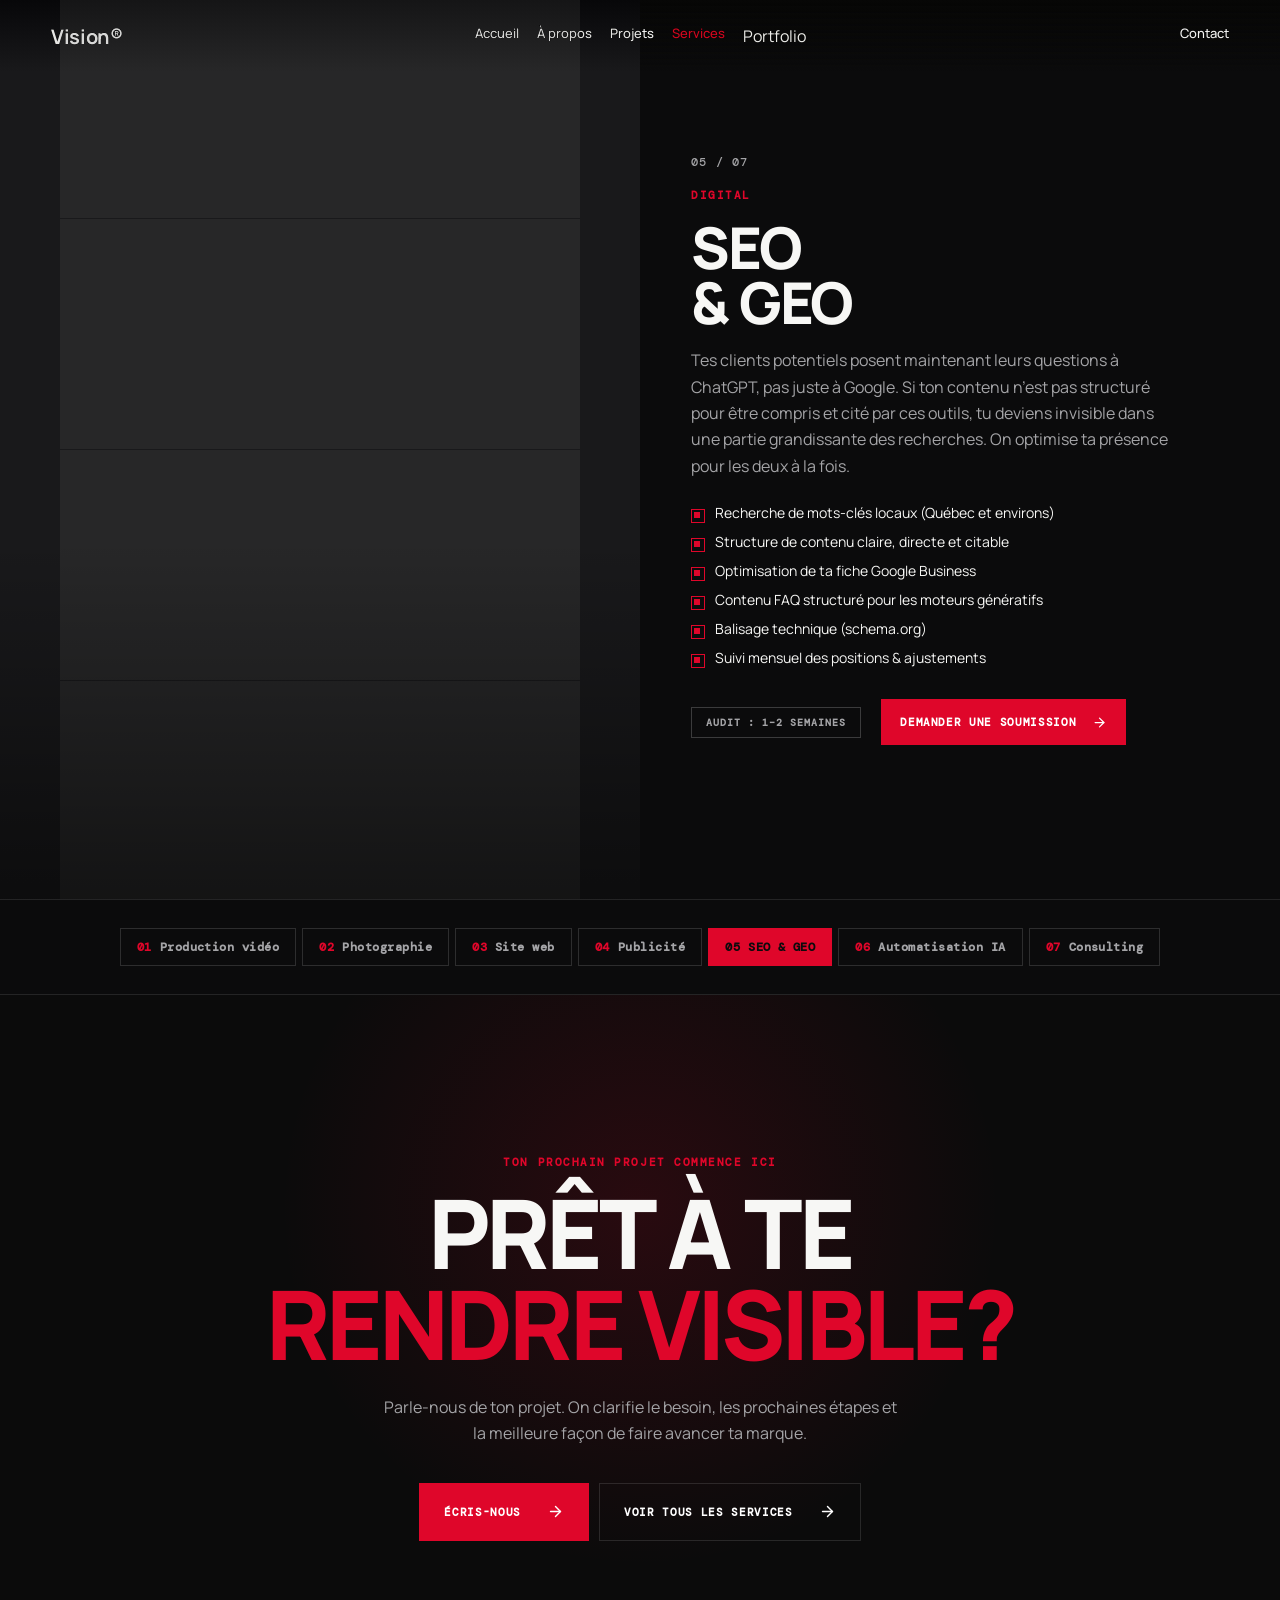
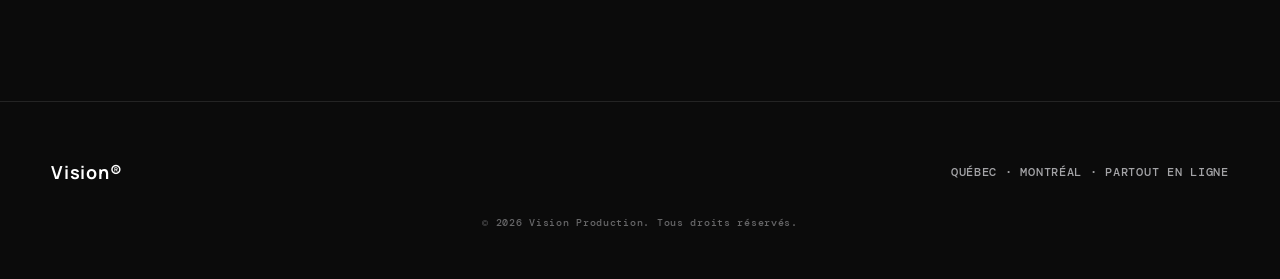
<file: seo-geo.html>
<!DOCTYPE html>
<html lang="fr">
<head>
<meta charset="UTF-8">
<meta name="viewport" content="width=device-width, initial-scale=1.0">
<!-- Google Tag Manager -->
<script>(function(w,d,s,l,i){w[l]=w[l]||[];w[l].push({'gtm.start':
new Date().getTime(),event:'gtm.js'});var f=d.getElementsByTagName(s)[0],
j=d.createElement(s),dl=l!='dataLayer'?'&l='+l:'';j.async=true;j.src=
'https://www.googletagmanager.com/gtm.js?id='+i+dl;f.parentNode.insertBefore(j,f);
})(window,document,'script','dataLayer','GTM-KDHRDL85');</script>
<!-- End Google Tag Manager -->
<title>Agence SEO et GEO à Québec | Vision Production</title>
<meta name="description" content="Agence SEO à Québec spécialisée aussi en GEO : sois trouvé sur Google et cité par les IA génératives comme ChatGPT et Perplexity.">
<link rel="canonical" href="https://agence-vision-production-vf.vercel.app/seo-geo.html">
<meta property="og:type" content="website">
<meta property="og:site_name" content="Vision Production">
<meta property="og:locale" content="fr_CA">
<meta property="og:url" content="https://agence-vision-production-vf.vercel.app/seo-geo.html">
<meta property="og:title" content="Agence SEO et GEO à Québec | Vision Production">
<meta property="og:description" content="Agence SEO à Québec spécialisée aussi en GEO : sois trouvé sur Google et cité par les IA génératives comme ChatGPT et Perplexity.">
<meta property="og:image" content="https://agence-vision-production-vf.vercel.app/hero-01-video.jpg">
<meta name="twitter:card" content="summary_large_image">
<meta name="twitter:title" content="Agence SEO et GEO à Québec | Vision Production">
<meta name="twitter:description" content="Agence SEO à Québec spécialisée aussi en GEO : sois trouvé sur Google et cité par les IA génératives comme ChatGPT et Perplexity.">
<meta name="twitter:image" content="https://agence-vision-production-vf.vercel.app/hero-01-video.jpg">
<link rel="preconnect" href="https://fonts.googleapis.com">
<link rel="preconnect" href="https://fonts.gstatic.com" crossorigin>
<link href="https://fonts.googleapis.com/css2?family=Anton&family=Geist+Mono:wght@400;500&family=DM+Mono:wght@400;500&family=Manrope:wght@400;500;600;700;800&family=Space+Mono:ital@0;1&display=swap" rel="stylesheet">
<link rel="stylesheet" href="styles.css">
<script type="application/ld+json">
{
  "@context": "https://schema.org",
  "@type": "ProfessionalService",
  "name": "Vision Production",
  "alternateName": "Visual JF",
  "url": "https://agence-vision-production-vf.vercel.app/index.html",
  "image": "https://agence-vision-production-vf.vercel.app/hero-01-video.jpg",
  "email": "info@visionproduction.ca",
  "description": "Agence de production vidéo, photographie, création de site web, publicité et SEO/GEO basée à Québec.",
  "address": {
    "@type": "PostalAddress",
    "addressLocality": "Québec",
    "addressRegion": "QC",
    "addressCountry": "CA"
  },
  "areaServed": [
    "Québec",
    "Lévis",
    "Rive-Sud",
    "Province de Québec"
  ]
}
</script>
<script type="application/ld+json">
{
  "@context": "https://schema.org",
  "@type": "Service",
  "name": "SEO & GEO",
  "description": "Référencement Google et optimisation pour les moteurs génératifs (ChatGPT, Perplexity).",
  "provider": {
    "@type": "ProfessionalService",
    "name": "Vision Production"
  },
  "areaServed": [
    "Québec",
    "Lévis",
    "Rive-Sud",
    "Province de Québec"
  ],
  "url": "https://agence-vision-production-vf.vercel.app/seo-geo.html"
}
</script>
</head>
<body>
<!-- Google Tag Manager (noscript) -->
<noscript><iframe src="https://www.googletagmanager.com/ns.html?id=GTM-KDHRDL85"
height="0" width="0" style="display:none;visibility:hidden"></iframe></noscript>
<!-- End Google Tag Manager (noscript) -->

<div class="progress-bar" id="progressBar"></div>

<header class="nav" id="siteNav">
  <a class="brand" href="https://vision-production-seven.vercel.app/">Vision®</a>
  <nav aria-label="Navigation principale">
    <a href="https://vision-production-seven.vercel.app/" class="split-link"><span>Accueil</span><span aria-hidden="true">Accueil</span></a>
    <a href="a-propos.html" class="split-link"><span>À propos</span><span aria-hidden="true">À propos</span></a>
    <a href="https://vision-production-seven.vercel.app/#projets" class="split-link"><span>Projets</span><span aria-hidden="true">Projets</span></a>
    <a href="index.html" class="split-link is-current"><span>Services</span><span aria-hidden="true">Services</span></a>
    <div class="nav-dropdown" data-dropdown>
      <button type="button" class="split-link nav-dropdown-trigger" data-dropdown-trigger aria-haspopup="true" aria-expanded="false">
        <span>Portfolio</span><span aria-hidden="true">Portfolio</span>
      </button>
      <div class="nav-dropdown-menu" data-dropdown-menu>
        <a href="https://vision-production-seven.vercel.app/portfolio">Portfolio Photo</a>
        <a href="portfolio-web.html">Portfolio Web</a>
        <a href="portfolio-video.html">Portfolio Vidéo</a>
      </div>
    </div>
  </nav>
  <a href="#contact" class="split-link nav-contact"><span>Contact</span><span aria-hidden="true">Contact</span></a>
  <button class="menu-button" type="button" aria-label="Ouvrir le menu" id="menuButton">
    <svg xmlns="http://www.w3.org/2000/svg" width="24" height="24" viewBox="0 0 24 24" fill="none" stroke="currentColor" stroke-width="2" stroke-linecap="round" stroke-linejoin="round"><path d="M4 5h16"></path><path d="M4 12h16"></path><path d="M4 19h16"></path></svg>
  </button>
</header>

<aside class="mobile-menu" id="mobileMenu" aria-hidden="true">
  <button type="button" aria-label="Fermer le menu" id="menuClose">
    <svg xmlns="http://www.w3.org/2000/svg" width="24" height="24" viewBox="0 0 24 24" fill="none" stroke="currentColor" stroke-width="2" stroke-linecap="round" stroke-linejoin="round"><path d="M18 6 6 18"></path><path d="m6 6 12 12"></path></svg>
  </button>
  <a href="https://vision-production-seven.vercel.app/" style="--menu-index:1"><small>01</small>Accueil</a>
  <a href="a-propos.html" style="--menu-index:2"><small>02</small>À propos</a>
  <a href="https://vision-production-seven.vercel.app/#projets" style="--menu-index:3"><small>03</small>Projets</a>
  <a href="index.html" class="is-current" style="--menu-index:4"><small>04</small>Services</a>
  <div class="mobile-menu-item" style="--menu-index:5">
    <div class="mobile-menu-row">
      <small>05</small><span>Portfolio</span>
      <button type="button" class="mobile-dropdown-toggle" data-mobile-dropdown-toggle aria-label="Afficher les sous-pages Portfolio">
        <svg xmlns="http://www.w3.org/2000/svg" width="14" height="14" viewBox="0 0 24 24" fill="none" stroke="currentColor" stroke-width="2.5" stroke-linecap="round" stroke-linejoin="round"><path d="m6 9 6 6 6-6"></path></svg>
      </button>
    </div>
    <div class="mobile-dropdown-panel" data-mobile-dropdown-panel>
      <a href="https://vision-production-seven.vercel.app/portfolio">Portfolio Photo</a>
      <a href="portfolio-web.html">Portfolio Web</a>
      <a href="portfolio-video.html">Portfolio Vidéo</a>
    </div>
  </div>
  <a href="#contact" style="--menu-index:6"><small>06</small>Contact</a>
</aside>

<main>

  <section class="service-detail" id="service-05">
    <div class="service-detail-media parallax" data-parallax>
      <div class="web-visual"><span></span><span></span><span></span><span></span></div>
    </div>
    <div class="service-detail-copy">
      <span class="service-detail-num site-reveal">05 / 07</span>
      <span class="service-detail-tag site-reveal">DIGITAL</span>
      <h3 class="site-reveal">SEO<br>&amp; GEO</h3>
      <p class="site-reveal">
        Tes clients potentiels posent maintenant leurs questions à ChatGPT, pas
        juste à Google. Si ton contenu n’est pas structuré pour être compris et
        cité par ces outils, tu deviens invisible dans une partie grandissante
        des recherches. On optimise ta présence pour les deux à la fois.
      </p>
      <ul class="service-checklist site-reveal">
        <li>Recherche de mots-clés locaux (Québec et environs)</li>
        <li>Structure de contenu claire, directe et citable</li>
        <li>Optimisation de ta fiche Google Business</li>
        <li>Contenu FAQ structuré pour les moteurs génératifs</li>
        <li>Balisage technique (schema.org)</li>
        <li>Suivi mensuel des positions &amp; ajustements</li>
      </ul>
      <div class="service-detail-foot site-reveal">
        <span class="delay-badge">AUDIT : 1–2 SEMAINES</span>
        <a href="#contact" class="vp-button-motion small">
          <span>DEMANDER UNE SOUMISSION</span>
          <svg xmlns="http://www.w3.org/2000/svg" width="15" height="15" viewBox="0 0 24 24" fill="none" stroke="currentColor" stroke-width="2" stroke-linecap="round" stroke-linejoin="round"><path d="M5 12h14"></path><path d="m12 5 7 7-7 7"></path></svg>
        </a>
      </div>
    </div>
  </section>

  <!-- SERVICE SWITCHER -->
  <nav class="service-switcher site-reveal" aria-label="Naviguer entre les services">
    <a href="production-video.html" class="service-switcher-item"><span class="service-switcher-num">01</span>Production vidéo</a>
    <a href="photographie.html" class="service-switcher-item"><span class="service-switcher-num">02</span>Photographie</a>
    <a href="conception-web.html" class="service-switcher-item"><span class="service-switcher-num">03</span>Site web</a>
    <a href="campagnes-publicitaires.html" class="service-switcher-item"><span class="service-switcher-num">04</span>Publicité</a>
    <a href="seo-geo.html" class="service-switcher-item is-current" aria-current="page"><span class="service-switcher-num">05</span>SEO &amp; GEO</a>
    <a href="automatisation-ia.html" class="service-switcher-item"><span class="service-switcher-num">06</span>Automatisation IA</a>
    <a href="consulting.html" class="service-switcher-item"><span class="service-switcher-num">07</span>Consulting</a>
  </nav>

  <section class="services-cta" id="contact">
    <div class="spotlight" id="spotlightCta" aria-hidden="true"></div>
    <p class="section-tag site-reveal">TON PROCHAIN PROJET COMMENCE ICI</p>
    <h2 class="site-reveal">PRÊT À TE<br><span class="accent">RENDRE VISIBLE?</span></h2>
    <p class="services-cta-copy site-reveal">
      Parle-nous de ton projet. On clarifie le besoin, les prochaines étapes
      et la meilleure façon de faire avancer ta marque.
    </p>
    <div class="hero-buttons site-reveal">
      <a href="mailto:info@visionproduction.ca" class="vp-button-motion">
        <span>ÉCRIS-NOUS</span>
        <svg xmlns="http://www.w3.org/2000/svg" width="17" height="17" viewBox="0 0 24 24" fill="none" stroke="currentColor" stroke-width="2" stroke-linecap="round" stroke-linejoin="round"><path d="M5 12h14"></path><path d="m12 5 7 7-7 7"></path></svg>
      </a>
      <a href="index.html" class="vp-button-motion secondary">
        <span>VOIR TOUS LES SERVICES</span>
        <svg xmlns="http://www.w3.org/2000/svg" width="17" height="17" viewBox="0 0 24 24" fill="none" stroke="currentColor" stroke-width="2" stroke-linecap="round" stroke-linejoin="round"><path d="M5 12h14"></path><path d="m12 5 7 7-7 7"></path></svg>
      </a>
    </div>
  </section>

</main>

<footer class="site-footer">
  <a class="brand" href="https://vision-production-seven.vercel.app/">Vision®</a>
  <p>QUÉBEC · MONTRÉAL · PARTOUT EN LIGNE</p>
  <p class="copyright">© <span id="year"></span> Vision Production. Tous droits réservés.</p>
</footer>

<script src="script.js"></script>
</body>
</html>
</file>
<file: styles.css>
:root {
  --background: #0b0b0c;
  --foreground: #f7f7f5;
  --muted: #19191b;
  --muted-foreground: #a4a4a7;
  --red: #df062a;
  --black: #0b0b0b;
  --white: #f5f4f0;
  --line: #c8c7c2;
  --pad: clamp(22px, 4vw, 64px);
  --ease: cubic-bezier(0.16, 1, 0.3, 1);
  --ff-display: 'Anton', sans-serif;
  --ff-mono-alt: 'Space Mono', monospace;
}

* { box-sizing: border-box; }
html { scroll-behavior: smooth; }

body {
  margin: 0;
  background: var(--background);
  color: var(--foreground);
  font-family: 'Manrope', Arial, sans-serif;
  -webkit-font-smoothing: antialiased;
  overflow-x: hidden;
}

img { max-width: 100%; display: block; }
a { color: inherit; text-decoration: none; }
ul { list-style: none; margin: 0; padding: 0; }

h1, h2, h3, h4 {
  font-family: var(--ff-display);
  font-weight: 700;
}

/* ---------- progress bar ---------- */
.progress-bar {
  position: fixed;
  top: 0; left: 0;
  height: 3px;
  width: 0%;
  background: var(--red);
  z-index: 2000;
  transition: width 0.1s linear;
}

/* ---------- header / nav ---------- */
.nav {
  position: fixed;
  z-index: 1000;
  top: 0; left: 0; right: 0;
  height: 72px;
  padding: 0 var(--pad);
  display: grid;
  grid-template-columns: 1fr auto 1fr;
  align-items: center;
  background: linear-gradient(#121212, transparent);
  mix-blend-mode: difference;
}
.nav .brand { font-size: 20px; font-weight: 700; letter-spacing: -0.02em; color: #fff; }
.nav nav { display: flex; gap: 18px; justify-self: center; }
.nav > .split-link.nav-contact { justify-self: end; }
.nav a { color: #fff; font-size: 13px; font-weight: 500; }

.split-link {
  position: relative;
  height: 24px;
  display: inline-block;
  overflow: hidden;
}
.split-link > span {
  display: block;
  transition: transform 0.35s var(--ease);
}
.split-link > span:nth-child(2) {
  position: absolute;
  left: 0;
  top: 100%;
}
.split-link:hover > span:first-child,
.split-link:hover > span:nth-child(2) {
  transform: translateY(-100%);
}
.split-link.is-current { color: var(--red); }
.split-link.is-current::after {
  content: '';
  position: absolute;
  bottom: -2px; left: 0;
  width: 100%; height: 1px;
  background: var(--red);
}

.menu-button {
  display: none;
  padding: 2px 6px;
  border: 0;
  background: none;
  color: #fff;
  cursor: pointer;
  justify-self: end;
}

.mobile-menu {
  position: fixed;
  z-index: 2100;
  top: 0; left: 0; right: 0;
  height: 0;
  padding: 0 20px;
  display: block;
  overflow: hidden;
  background: rgb(17, 17, 17);
  pointer-events: none;
  transition: height 0.4s cubic-bezier(0.2, 0.8, 0.2, 1);
}
.mobile-menu.is-open {
  height: 480px;
  max-height: 100vh;
  overflow-y: auto;
  pointer-events: auto;
}
.mobile-menu::before {
  content: 'Vision®';
  position: absolute;
  top: 20px; left: 20px;
  font-size: 23px;
  font-weight: 600;
}
.mobile-menu > button {
  position: absolute;
  top: 20px; right: 20px;
  border: 0; background: none;
  color: #fff;
  cursor: pointer;
}

.mobile-menu > a,
.mobile-menu-row {
  height: 47px;
  padding: 0;
  display: grid;
  grid-template-columns: 42px 1fr;
  align-items: center;
  border-bottom: 1px solid var(--line);
  font-size: 24px;
  color: #fff;
  opacity: 0;
  transform: translate(-20px);
  transition: opacity 0.6s cubic-bezier(0,0.58,0.56,1), transform 0.6s cubic-bezier(0,0.58,0.56,1);
}
.mobile-menu-row { grid-template-columns: 42px 1fr auto; }
.mobile-menu > a:first-of-type,
.mobile-menu > .mobile-menu-item:first-child .mobile-menu-row {
  margin-top: 74px;
}
.mobile-menu.is-open > a,
.mobile-menu.is-open .mobile-menu-row {
  opacity: 1;
  transform: none;
  transition-delay: calc(var(--menu-index) * .1s);
}
.mobile-menu small { font: 400 10px 'Geist Mono', 'DM Mono', monospace; }
.mobile-menu a.is-current,
.mobile-menu .mobile-menu-row.is-current { color: var(--red); }

/* ---------- mobile nav dropdown (Portfolio disclosure) ---------- */
.mobile-menu-item { display: flex; flex-direction: column; }
.mobile-dropdown-toggle {
  background: none;
  border: 1px solid rgba(255,255,255,0.3);
  border-radius: 50%;
  width: 30px;
  height: 30px;
  display: grid;
  place-items: center;
  color: #fff;
  cursor: pointer;
  transition: transform 0.3s var(--ease), border-color 0.2s;
  justify-self: end;
}
.mobile-dropdown-toggle.is-open { transform: rotate(180deg); border-color: var(--red); }
.mobile-dropdown-panel {
  height: 0;
  overflow: hidden;
  display: flex;
  flex-direction: column;
  transition: height 0.4s var(--ease);
}
.mobile-dropdown-panel.is-open { height: 120px; }
.mobile-dropdown-panel a {
  height: 40px;
  padding-left: 42px;
  display: flex;
  align-items: center;
  font-size: 15px;
  font-weight: 500;
  color: var(--muted-foreground);
  border-bottom: 1px solid rgba(255,255,255,0.08);
}
.mobile-dropdown-panel a.is-current { color: var(--red); }

/* ---------- desktop nav dropdown (Portfolio) ---------- */
.nav-dropdown { position: relative; }
.nav-dropdown-trigger {
  background: none;
  border: 0;
  padding: 0;
  cursor: pointer;
  font: inherit;
  color: inherit;
}
.nav-dropdown.is-current .nav-dropdown-trigger { color: var(--red); }
.nav-dropdown-menu {
  position: absolute;
  top: calc(100% + 16px);
  left: 50%;
  transform: translateX(-50%) translateY(-6px);
  min-width: 190px;
  background: var(--black);
  border: 1px solid rgba(255,255,255,0.14);
  padding: 8px;
  opacity: 0;
  pointer-events: none;
  transition: opacity 0.25s var(--ease), transform 0.25s var(--ease);
  z-index: 1001;
}
.nav-dropdown.is-open .nav-dropdown-menu {
  opacity: 1;
  pointer-events: auto;
  transform: translateX(-50%) translateY(0);
}
.nav-dropdown-menu a {
  display: block;
  padding: 10px 14px;
  font-size: 13px;
  font-weight: 500;
  color: #fff;
  white-space: nowrap;
  transition: background-color 0.2s, color 0.2s;
}
.nav-dropdown-menu a:hover { background: rgba(255,255,255,0.08); }
.nav-dropdown-menu a.is-current { color: var(--red); }

@media (max-width: 860px) {
  .nav nav { display: none; }
  .nav > .split-link.nav-contact { display: none; }
  .menu-button { display: block; }
  .nav { height: 64px; grid-template-columns: 1fr auto; }
}

/* ---------- reveal on scroll ---------- */
.site-reveal {
  opacity: 0;
  transform: translate3d(0, 28px, 0);
  transition: opacity 0.8s var(--ease) var(--reveal-delay, 0ms),
              transform 0.8s var(--ease) var(--reveal-delay, 0ms);
}
.site-reveal.is-visible {
  opacity: 1;
  transform: translateZ(0);
}

/* ---------- spotlight cursor glow ---------- */
.spotlight {
  position: absolute;
  inset: 0;
  pointer-events: none;
  background: radial-gradient(600px circle at var(--x, 50%) var(--y, 30%), rgba(223, 6, 42, 0.14), transparent 60%);
  z-index: 0;
}

/* ---------- hero slider (one slide per service) ---------- */
.hero-slider {
  position: relative;
  height: 100vh;
  min-height: 560px;
  width: 100%;
  overflow: hidden;
  background: var(--black);
}

.hero-slide {
  position: absolute;
  inset: 0;
  opacity: 0;
  visibility: hidden;
  transition: opacity 0.9s var(--ease);
  pointer-events: none;
}
.hero-slide.is-active { opacity: 1; visibility: visible; pointer-events: auto; }

.hero-slide-media { position: absolute; inset: 0; background: var(--muted); }
.hero-slide-media img {
  width: 100%;
  height: 100%;
  object-fit: cover;
  transition: opacity 0.4s;
}
.hero-slide-scrim {
  position: absolute;
  inset: 0;
  background: linear-gradient(115deg, rgba(11,11,12,0.92) 10%, rgba(11,11,12,0.6) 45%, rgba(11,11,12,0.4) 65%, rgba(11,11,12,0.85) 100%);
}
.hero-slide-inner {
  position: relative;
  z-index: 2;
  height: 100%;
  display: flex;
  align-items: center;
  justify-content: flex-end;
  padding: 0 var(--pad);
}
.hero-slide-block { max-width: min(620px, 92vw); text-align: right; }

.eyebrow {
  font: italic 500 13px var(--ff-mono-alt);
  letter-spacing: 0.05em;
  text-transform: uppercase;
  color: var(--red);
  margin: 0 0 18px;
}

.services-hero-title {
  margin: 0;
  font-size: clamp(36px, 6.5vw, 84px);
  line-height: 0.98;
  letter-spacing: 0.5px;
}

.hero-divider {
  display: flex;
  align-items: center;
  justify-content: flex-end;
  gap: 10px;
  margin: 20px 0;
}
.hero-divider-line { height: 1px; width: 64px; background: rgba(255,255,255,0.35); }
.hero-divider-dot { width: 6px; height: 6px; background: var(--red); transform: rotate(45deg); }

.services-hero-copy {
  max-width: 480px;
  margin: 0 0 32px;
  margin-left: auto;
  font-size: clamp(15px, 1.6vw, 18px);
  line-height: 1.6;
  color: #e6e6e6;
}

.hero-outline-btn {
  font: 500 12px var(--ff-mono-alt);
  text-transform: uppercase;
  letter-spacing: 0.05em;
  color: var(--foreground);
  border: 1px solid rgba(255,255,255,0.4);
  padding: 14px 26px;
  display: inline-flex;
  align-items: center;
  gap: 10px;
  min-height: 44px;
  transition: border-color 0.2s, color 0.2s;
}
.hero-outline-btn:hover { border-color: var(--red); color: var(--red); }

.hero-arrow {
  position: absolute;
  top: 50%;
  transform: translateY(-50%);
  z-index: 20;
  width: 44px;
  height: 44px;
  display: grid;
  place-items: center;
  background: rgba(11,11,12,0.3);
  border: 1px solid rgba(255,255,255,0.35);
  border-radius: 50%;
  color: var(--foreground);
  cursor: pointer;
  transition: border-color 0.2s, color 0.2s, background-color 0.2s;
}
.hero-arrow-prev { left: clamp(8px, 2vw, 32px); }
.hero-arrow-next { right: clamp(8px, 2vw, 32px); }
.hero-arrow:hover { border-color: var(--red); color: var(--red); }
.hero-arrow:focus-visible { outline: 2px solid var(--red); outline-offset: 2px; }

.hero-dots {
  position: absolute;
  bottom: 28px;
  left: 0;
  right: 0;
  z-index: 20;
  display: flex;
  align-items: center;
  justify-content: center;
  gap: 12px;
}
.hero-dot {
  width: 8px;
  height: 8px;
  border-radius: 50%;
  background: rgba(255,255,255,0.35);
  border: 0;
  padding: 0;
  cursor: pointer;
  transition: background-color 0.3s, transform 0.3s;
}
.hero-dot.is-active { background: var(--red); transform: scale(1.4); }
.hero-dot:focus-visible { outline: 2px solid var(--red); outline-offset: 3px; }

@media (max-width: 600px) {
  .hero-slide-inner { justify-content: center; padding: 0 var(--pad); }
  .hero-slide-block { text-align: left; }
  .hero-divider, .services-hero-copy { margin-left: 0; justify-content: flex-start; }
  .hero-arrow { width: 36px; height: 36px; }
}

.hero-buttons {
  display: flex;
  gap: 10px;
  margin-top: 36px;
  flex-wrap: wrap;
  position: relative;
  z-index: 1;
}
.vp-button-motion {
  height: 58px;
  padding: 0 24px;
  display: flex;
  align-items: center;
  gap: 26px;
  background: var(--black);
  color: #fff;
  font: 700 11px 'DM Mono', monospace;
  letter-spacing: 0.06em;
  position: relative;
  overflow: hidden;
  isolation: isolate;
  cursor: pointer;
  border: 1px solid rgba(255,255,255,0.12);
  transition: transform 0.35s var(--ease), box-shadow 0.35s, background-color 0.35s, color 0.35s, border-color 0.35s;
}
.vp-button-motion.small { height: 46px; padding: 0 18px; gap: 16px; }
.vp-button-motion:not(.secondary) { background: var(--red); border-color: var(--red); }
.vp-button-motion.secondary { background: transparent; }

.vp-button-motion::before {
  content: '';
  position: absolute;
  z-index: 2;
  inset: -2px;
  width: 42%;
  pointer-events: none;
  background: linear-gradient(105deg, transparent, rgba(255,255,255,0.3), transparent);
  transform: translate(-180%) skew(-18deg);
  transition: transform 0.65s var(--ease);
}
.vp-button-motion svg { position: relative; z-index: 3; transition: transform 0.35s var(--ease); }
.vp-button-motion:hover { transform: translateY(-3px); box-shadow: 0 14px 30px rgba(0,0,0,0.35); }
.vp-button-motion:hover::before { transform: translate(330%) skew(-18deg); }
.vp-button-motion:hover svg { transform: translateX(6px); }
.vp-button-motion:active { transform: translateY(1px) scale(0.985) !important; transition-duration: 0.12s; }
.vp-button-motion:focus-visible { outline: 2px solid var(--red); outline-offset: 4px; }

@media (max-width: 600px) {
  .hero-buttons { flex-direction: column; }
  .hero-buttons .vp-button-motion, .hero-buttons .hero-outline-btn { width: 100%; justify-content: space-between; }
}

/* ---------- vp-services (white section, quick index) ---------- */
.vp-services {
  padding: 130px var(--pad);
  background: var(--white);
  color: var(--black);
}
.section-tag {
  font: 600 11px 'DM Mono', monospace;
  letter-spacing: 0.14em;
  color: var(--red);
  margin: 0 0 18px;
}
.vp-services-eyebrow {
  margin: 0 0 22px;
  font: 700 clamp(18px, 2.2vw, 26px) 'DM Mono', monospace;
  letter-spacing: 0.08em;
  color: var(--black);
}
.vp-process h2 {
  margin: 0 0 70px;
  font-size: clamp(40px, 8vw, 96px);
  line-height: 0.9;
  letter-spacing: -0.05em;
  font-weight: 800;
  font-family: 'Manrope', Arial, sans-serif;
}
.vp-services-title {
  display: block;
  margin: 0 0 70px;
  font-size: clamp(24px, 9vw, 130px);
  line-height: 0.9;
  letter-spacing: -0.04em;
  font-weight: 800;
  font-family: 'Manrope', Arial, sans-serif;
  white-space: nowrap;
}

.service-index { border-top: 1px solid var(--black); }
.vp-service {
  position: relative;
  min-height: 200px;
  padding: 34px 0;
  display: grid;
  grid-template-columns: 60px 130px 320px 1fr 30px;
  gap: 24px;
  align-items: center;
  border-bottom: 1px solid var(--black);
  transition: transform 0.55s var(--ease), background-color 0.4s;
}
.vp-service:hover { transform: translateX(8px); }
.service-index-num { font: 500 13px 'DM Mono', monospace; color: var(--red); }
.service-index-tag {
  font: 600 10px 'DM Mono', monospace;
  letter-spacing: 0.1em;
  color: rgba(11,11,11,0.5);
}
.service-index-title { font-size: 26px; font-weight: 700; letter-spacing: -0.01em; }
.service-index-desc { font-size: 14px; line-height: 1.5; color: rgba(11,11,11,0.62); max-width: 420px; }
.vp-service > svg { width: 20px; transition: transform 0.35s var(--ease); }
.vp-service:hover > svg { transform: translateX(6px); }

.service-stack {
  position: absolute;
  right: 90px;
  top: 50%;
  width: 60px; height: 80px;
  pointer-events: none;
}
.service-stack img {
  position: absolute;
  inset: 0;
  width: 60px; height: 80px;
  object-fit: cover;
  border-radius: 2px;
  box-shadow: 0 12px 24px rgba(0,0,0,0.25);
  opacity: 0;
  transform: translate(-50%, -50%) scale(0.9) rotate(0deg);
  transition: opacity 0.4s var(--ease), transform 0.55s var(--ease);
}
.vp-service:hover .service-stack img {
  opacity: 1;
  transform: translate(calc(-50% + (var(--i) - 1) * 34px), -50%) scale(1) rotate(calc((var(--i) - 1) * 6deg));
}

@media (max-width: 900px) {
  .vp-service { grid-template-columns: 40px 1fr 24px; min-height: 0; padding: 26px 0; }
  .service-index-tag, .service-index-desc, .service-stack { display: none; }
  .service-index-title { font-size: 20px; }
}

/* ---------- detailed service sections ---------- */
.service-detail {
  display: grid;
  grid-template-columns: 1fr 1fr;
  min-height: 100vh;
  align-items: stretch;
  border-bottom: 1px solid rgba(255,255,255,0.1);
}
.service-detail.reverse { direction: rtl; }
.service-detail.reverse > * { direction: ltr; }

.service-detail-media { position: relative; overflow: hidden; min-height: 420px; }
.service-detail-media img {
  position: absolute;
  inset: -8% 0;
  width: 100%;
  height: 116%;
  object-fit: cover;
  filter: grayscale(0.4) brightness(0.75);
}
.service-detail-media::after {
  content: '';
  position: absolute; inset: 0;
  background: linear-gradient(180deg, transparent 60%, rgba(0,0,0,0.5));
}

.web-visual {
  position: absolute;
  inset: -8% 0;
  width: 100%; height: 116%;
  background: var(--muted);
  display: grid;
  grid-template-rows: repeat(4, 1fr);
  gap: 1px;
  padding: 60px;
}
.web-visual span { background: rgba(255,255,255,0.06); position: relative; overflow: hidden; }
.web-visual span::after {
  content: '';
  position: absolute; inset: 0;
  background: linear-gradient(90deg, transparent, var(--red), transparent);
  transform: translateX(-100%);
  animation: sweep 4.5s var(--ease) infinite;
}
.web-visual span:nth-child(1)::after { animation-delay: 0s; }
.web-visual span:nth-child(2)::after { animation-delay: 0.6s; }
.web-visual span:nth-child(3)::after { animation-delay: 1.2s; }
.web-visual span:nth-child(4)::after { animation-delay: 1.8s; }
@keyframes sweep {
  0%, 15% { transform: translateX(-100%); }
  50%, 100% { transform: translateX(100%); }
}

.service-detail-copy {
  padding: var(--pad);
  display: flex;
  flex-direction: column;
  justify-content: center;
  gap: 18px;
}
.service-detail-num {
  font: 500 12px 'DM Mono', monospace;
  color: var(--muted-foreground);
  letter-spacing: 0.1em;
}
.service-detail-tag {
  font: 700 11px 'DM Mono', monospace;
  letter-spacing: 0.14em;
  color: var(--red);
}
.service-detail-copy h3 {
  margin: 0;
  font-size: clamp(34px, 4.5vw, 58px);
  line-height: 0.95;
  letter-spacing: -0.03em;
  font-weight: 800;
  font-family: 'Manrope', Arial, sans-serif;
  text-transform: uppercase;
}
.service-detail-copy > p {
  max-width: 480px;
  font-size: 16px;
  line-height: 1.65;
  color: var(--muted-foreground);
  margin: 0;
}
.service-checklist { display: flex; flex-direction: column; gap: 10px; margin: 6px 0 4px; }
.service-checklist li {
  position: relative;
  padding-left: 24px;
  font-size: 14px;
  color: var(--foreground);
}
.service-checklist li::before {
  content: '';
  position: absolute;
  left: 0; top: 6px;
  width: 12px; height: 12px;
  border: 1px solid var(--red);
}
.service-checklist li::after {
  content: '';
  position: absolute;
  left: 3px; top: 9px;
  width: 6px; height: 6px;
  background: var(--red);
}

.service-detail-foot {
  display: flex;
  align-items: center;
  gap: 20px;
  flex-wrap: wrap;
  margin-top: 10px;
}
.delay-badge {
  font: 600 10px 'DM Mono', monospace;
  letter-spacing: 0.1em;
  color: var(--muted-foreground);
  border: 1px solid rgba(255,255,255,0.2);
  padding: 8px 14px;
}

@media (max-width: 860px) {
  .service-detail, .service-detail.reverse { grid-template-columns: 1fr; direction: ltr; }
  .service-detail-media { min-height: 280px; }
}

/* ---------- service switcher (jump between services) ---------- */
.service-switcher {
  display: flex;
  flex-wrap: wrap;
  justify-content: center;
  gap: 8px 6px;
  padding: 28px var(--pad);
  background: var(--background);
  border-bottom: 1px solid rgba(255,255,255,0.1);
}
.service-switcher-item {
  display: inline-flex;
  align-items: center;
  gap: 8px;
  padding: 10px 16px;
  font: 600 12px 'DM Mono', monospace;
  letter-spacing: 0.04em;
  color: var(--muted-foreground);
  text-decoration: none;
  border: 1px solid rgba(255,255,255,0.14);
  transition: color 0.3s, border-color 0.3s, background-color 0.3s;
}
.service-switcher-item:hover {
  color: var(--foreground);
  border-color: rgba(255,255,255,0.35);
}
.service-switcher-item:focus-visible {
  outline: 2px solid var(--red);
  outline-offset: 2px;
}
.service-switcher-num { color: var(--red); }
.service-switcher-item.is-current {
  color: var(--background);
  background: var(--red);
  border-color: var(--red);
  pointer-events: none;
}
.service-switcher-item.is-current .service-switcher-num { color: var(--background); }

@media (max-width: 640px) {
  .service-switcher { justify-content: flex-start; overflow-x: auto; flex-wrap: nowrap; -webkit-overflow-scrolling: touch; }
  .service-switcher-item { flex: 0 0 auto; }
}

/* ---------- process ---------- */
.vp-process {
  padding: 130px var(--pad);
  background: var(--background);
}
.process-list { border-top: 1px solid rgba(255,255,255,0.16); }
.process-list article {
  min-height: 150px;
  padding: 24px 0;
  display: grid;
  grid-template-columns: 100px 1fr 1fr 30px;
  align-items: center;
  border-bottom: 1px solid rgba(255,255,255,0.16);
  transition: transform 0.55s var(--ease);
}
.process-list article:hover { transform: translateX(8px); }
.process-list b { color: var(--red); font: 600 13px 'DM Mono', monospace; }
.process-list h3 { margin: 0; font-size: clamp(26px, 3.5vw, 44px); letter-spacing: -0.02em; font-family: 'Manrope', Arial, sans-serif; font-weight: 800; }
.process-list p { max-width: 420px; margin: 0; font-size: 14px; line-height: 1.6; color: var(--muted-foreground); }
.process-list svg { width: 20px; transition: transform 0.35s var(--ease); }
.process-list article:hover svg { transform: translateX(6px); }

@media (max-width: 700px) {
  .process-list article { grid-template-columns: 44px 1fr 20px; min-height: 130px; }
  .process-list p { grid-column: 2; max-width: 260px; font-size: 12px; }
}

.stats-row {
  display: flex;
  gap: clamp(40px, 8vw, 120px);
  margin-top: 90px;
  flex-wrap: wrap;
}
.stat strong {
  display: block;
  font-size: clamp(48px, 7vw, 88px);
  font-weight: 800;
  color: var(--red);
  letter-spacing: -0.03em;
  line-height: 1;
}
.stat span {
  display: block;
  margin-top: 10px;
  font: 600 11px 'DM Mono', monospace;
  letter-spacing: 0.08em;
  color: var(--muted-foreground);
}

/* ---------- CTA ---------- */
.services-cta {
  position: relative;
  padding: 160px var(--pad);
  text-align: center;
  background: var(--black);
  overflow: hidden;
}
.services-cta h2 {
  position: relative; z-index: 1;
  margin: 0;
  font-size: clamp(40px, 8vw, 96px);
  line-height: 0.95;
  letter-spacing: -0.04em;
  font-weight: 800;
  font-family: 'Manrope', Arial, sans-serif;
  text-transform: uppercase;
}
.services-cta h2 .accent { color: var(--red); }
.services-cta .section-tag,
.services-cta-copy { position: relative; z-index: 1; }
.services-cta .section-tag { text-align: center; }
.services-cta-copy {
  max-width: 520px;
  margin: 26px auto 0;
  font-size: 16px;
  line-height: 1.6;
  color: var(--muted-foreground);
}
.services-cta .hero-buttons { justify-content: center; position: relative; z-index: 1; }

/* ---------- footer ---------- */
.site-footer {
  padding: 50px var(--pad) 40px;
  display: flex;
  align-items: center;
  justify-content: space-between;
  flex-wrap: wrap;
  gap: 14px;
  background: var(--black);
  border-top: 1px solid rgba(255,255,255,0.1);
  font: 500 12px 'DM Mono', monospace;
  color: var(--muted-foreground);
  letter-spacing: 0.06em;
}
.site-footer .brand { font-family: 'Manrope', sans-serif; font-size: 18px; font-weight: 700; color: #fff; }
.site-footer .copyright { width: 100%; text-align: center; opacity: 0.6; font-size: 10px; }

@media (max-width: 600px) {
  .site-footer { flex-direction: column; text-align: center; }
}

/* ---------- portfolio page header ---------- */
.portfolio-header {
  padding: 170px var(--pad) 90px;
  text-align: center;
}
.portfolio-badge {
  display: inline-flex;
  align-items: center;
  gap: 8px;
  padding: 8px 18px;
  border: 1px solid rgba(255,255,255,0.25);
  border-radius: 999px;
  font: 600 11px 'DM Mono', monospace;
  letter-spacing: 0.12em;
  color: var(--muted-foreground);
  margin-bottom: 26px;
}
.portfolio-badge .dot { width: 6px; height: 6px; border-radius: 50%; background: var(--red); }
.portfolio-header h1 {
  margin: 0 auto;
  max-width: 900px;
  font-size: clamp(40px, 8vw, 92px);
  line-height: 0.95;
  letter-spacing: -0.04em;
  font-weight: 800;
  font-family: 'Manrope', Arial, sans-serif;
  text-transform: uppercase;
}
.portfolio-header h1 .accent { color: var(--red); }
.portfolio-header p {
  max-width: 560px;
  margin: 24px auto 0;
  font-size: 16px;
  line-height: 1.6;
  color: var(--muted-foreground);
}

/* ---------- project grid (portfolio web) ---------- */
.project-grid {
  display: grid;
  grid-template-columns: repeat(2, 1fr);
  gap: clamp(20px, 3vw, 40px);
  padding: 0 var(--pad) 120px;
}
.project-card {
  background: var(--muted);
  border: 1px solid rgba(255,255,255,0.08);
  padding: clamp(18px, 2vw, 28px);
  display: flex;
  flex-direction: column;
  gap: 20px;
  transition: transform 0.5s var(--ease), border-color 0.3s;
}
.project-card:hover { transform: translateY(-6px); border-color: rgba(223,6,42,0.4); }

.browser-mock {
  position: relative;
  border-radius: 8px;
  overflow: hidden;
  background: #050505;
  aspect-ratio: 16 / 10;
}
.browser-mock-bar {
  height: 28px;
  display: flex;
  align-items: center;
  gap: 6px;
  padding: 0 12px;
  background: #161617;
}
.browser-mock-bar span { width: 8px; height: 8px; border-radius: 50%; background: rgba(255,255,255,0.18); }
.browser-mock-media { position: relative; height: calc(100% - 28px); overflow: hidden; }
.browser-mock-media img {
  width: 100%;
  height: 100%;
  object-fit: cover;
  transition: transform 0.7s var(--ease), filter 0.5s;
  filter: grayscale(0.25) brightness(0.85);
}
.project-card:hover .browser-mock-media img { transform: scale(1.06); filter: grayscale(0) brightness(0.95); }

.project-card-tag {
  font: 700 10px 'DM Mono', monospace;
  letter-spacing: 0.12em;
  color: var(--red);
}
.project-card h3 {
  margin: 0;
  font-size: clamp(22px, 2.4vw, 30px);
  line-height: 1.05;
  letter-spacing: -0.02em;
  font-weight: 800;
  font-family: 'Manrope', Arial, sans-serif;
}
.project-card > p {
  margin: 0;
  font-size: 14px;
  line-height: 1.6;
  color: var(--muted-foreground);
}
.project-card-meta {
  display: flex;
  gap: 26px;
  padding-top: 14px;
  border-top: 1px solid rgba(255,255,255,0.1);
}
.project-card-meta div strong { display: block; font-size: 20px; font-weight: 800; color: #fff; }
.project-card-meta div span { font: 600 10px 'DM Mono', monospace; letter-spacing: 0.08em; color: var(--muted-foreground); }

@media (max-width: 800px) {
  .project-grid { grid-template-columns: 1fr; }
}

/* ---------- stats strip ---------- */
.stats-strip {
  display: grid;
  grid-template-columns: repeat(4, 1fr);
  gap: 1px;
  background: rgba(255,255,255,0.1);
  border-top: 1px solid rgba(255,255,255,0.1);
  border-bottom: 1px solid rgba(255,255,255,0.1);
}
.stats-strip div {
  background: var(--background);
  padding: 40px 20px;
  text-align: center;
}
.stats-strip svg { width: 26px; height: 26px; color: var(--red); margin: 0 auto 14px; display: block; }
.stats-strip strong { display: block; font-size: clamp(24px, 3vw, 36px); font-weight: 800; font-family: 'Manrope', sans-serif; }
.stats-strip span { display: block; margin-top: 6px; font: 600 10px 'DM Mono', monospace; letter-spacing: 0.08em; color: var(--muted-foreground); }

@media (max-width: 700px) {
  .stats-strip { grid-template-columns: repeat(2, 1fr); }
}

/* ---------- tagline banner ---------- */
.tagline-banner {
  padding: 90px var(--pad);
  text-align: center;
  background: var(--white);
  color: var(--black);
}
.tagline-banner p {
  margin: 0;
  max-width: 900px;
  margin-inline: auto;
  font-size: clamp(20px, 3vw, 34px);
  line-height: 1.3;
  font-weight: 700;
  letter-spacing: -0.01em;
}

/* ---------- video grid (portfolio vidéo) ---------- */
.video-grid {
  display: grid;
  grid-template-columns: repeat(3, 1fr);
  gap: clamp(16px, 2.4vw, 28px);
  padding: 0 var(--pad) 120px;
}
.video-card {
  position: relative;
  border-radius: 8px;
  overflow: hidden;
  aspect-ratio: 4 / 5;
  cursor: pointer;
  background: var(--muted);
}
.video-card img {
  width: 100%;
  height: 100%;
  object-fit: cover;
  filter: grayscale(0.3) brightness(0.7);
  transition: transform 0.7s var(--ease), filter 0.5s;
}
.video-card:hover img { transform: scale(1.07); filter: grayscale(0) brightness(0.55); }
.video-card-overlay {
  position: absolute;
  inset: 0;
  background: linear-gradient(180deg, transparent 40%, rgba(0,0,0,0.85));
  display: flex;
  flex-direction: column;
  justify-content: flex-end;
  padding: 22px;
}
.video-card-tag { font: 700 10px 'DM Mono', monospace; letter-spacing: 0.12em; color: var(--red); margin-bottom: 8px; }
.video-card h3 { margin: 0; font-size: 20px; font-weight: 800; font-family: 'Manrope', sans-serif; letter-spacing: -0.01em; }
.video-card-play {
  position: absolute;
  top: 50%;
  left: 50%;
  transform: translate(-50%, -50%) scale(1);
  width: 64px;
  height: 64px;
  border-radius: 50%;
  background: rgba(223,6,42,0.9);
  display: grid;
  place-items: center;
  color: #fff;
  transition: transform 0.35s var(--ease), background-color 0.3s;
}
.video-card-play svg { width: 22px; height: 22px; margin-left: 3px; }
.video-card:hover .video-card-play { transform: translate(-50%, -50%) scale(1.12); }
.video-card:focus-visible { outline: 2px solid var(--red); outline-offset: 3px; }

@media (max-width: 900px) {
  .video-grid { grid-template-columns: repeat(2, 1fr); }
}
@media (max-width: 560px) {
  .video-grid { grid-template-columns: 1fr; }
}

/* ---------- video modal ---------- */
.video-modal {
  position: fixed;
  inset: 0;
  z-index: 3000;
  background: rgba(5,5,6,0.92);
  display: flex;
  align-items: center;
  justify-content: center;
  padding: 40px var(--pad);
  opacity: 0;
  pointer-events: none;
  transition: opacity 0.3s var(--ease);
}
.video-modal.is-open { opacity: 1; pointer-events: auto; }
.video-modal-frame {
  position: relative;
  width: min(1000px, 100%);
  aspect-ratio: 16 / 9;
  background: #000;
  transform: scale(0.96);
  transition: transform 0.3s var(--ease);
}
.video-modal.is-open .video-modal-frame { transform: scale(1); }
.video-modal-frame iframe { position: absolute; inset: 0; width: 100%; height: 100%; border: 0; }
.video-modal-placeholder {
  position: absolute;
  inset: 0;
  display: flex;
  align-items: center;
  justify-content: center;
  text-align: center;
  padding: 40px;
  font: 500 13px 'DM Mono', monospace;
  color: var(--muted-foreground);
  line-height: 1.7;
}
.video-modal-close {
  position: absolute;
  top: -52px;
  right: 0;
  width: 40px;
  height: 40px;
  border-radius: 50%;
  border: 1px solid rgba(255,255,255,0.3);
  background: transparent;
  color: #fff;
  display: grid;
  place-items: center;
  cursor: pointer;
  transition: border-color 0.2s, color 0.2s;
}
.video-modal-close:hover { border-color: var(--red); color: var(--red); }

/* ---------- about page content sections ---------- */
.content-section { padding: 110px var(--pad); }
.content-section.on-white { background: var(--white); color: var(--black); }
.content-section-inner { max-width: 720px; margin: 0 auto; }
.content-section h2 {
  margin: 0 0 28px;
  font-size: clamp(32px, 5vw, 56px);
  line-height: 1.05;
  letter-spacing: -0.03em;
  font-weight: 800;
  font-family: 'Manrope', Arial, sans-serif;
}
.content-section p {
  margin: 0 0 18px;
  font-size: 17px;
  line-height: 1.7;
  color: var(--muted-foreground);
}
.content-section.on-white p { color: rgba(11,11,11,0.7); }
.content-section p:last-child { margin-bottom: 0; }

.faq-list { max-width: 860px; margin: 0 auto; border-top: 1px solid rgba(255,255,255,0.16); }
.faq-item { padding: 30px 0; border-bottom: 1px solid rgba(255,255,255,0.16); }
.faq-item h3 {
  margin: 0 0 12px;
  font-size: clamp(17px, 2vw, 20px);
  font-weight: 700;
  font-family: 'Manrope', Arial, sans-serif;
  letter-spacing: -0.01em;
}
.faq-item p { margin: 0; max-width: 640px; font-size: 15px; line-height: 1.65; color: var(--muted-foreground); }

/* ---------- reduced motion ---------- */
@media (prefers-reduced-motion: reduce) {
  html { scroll-behavior: auto; }
  .site-reveal, .site-reveal.is-visible {
    transition: none;
    opacity: 1 !important;
    transform: none !important;
  }
  .marquee-track { animation: none; }
  .web-visual span::after { animation: none; }
  .vp-button-motion::before { display: none; }
  .parallax img { transform: none !important; }
}
</file>
